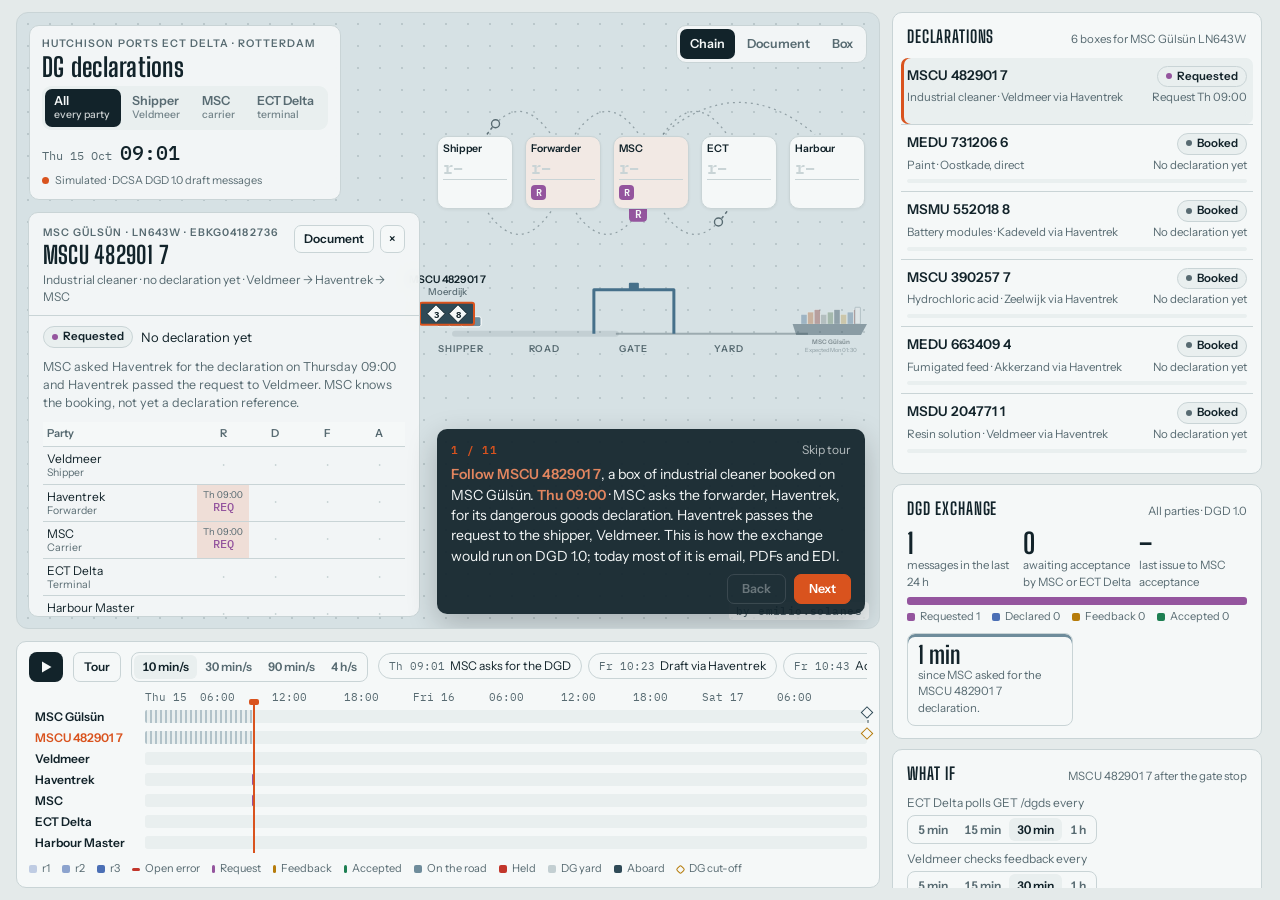
<file: index.html>
<!DOCTYPE html>
<html lang="en">
<head>
<meta charset="utf-8">
<meta name="viewport" content="width=device-width, initial-scale=1, viewport-fit=cover">
<title>DG declarations · ECT Delta</title>
<meta name="author" content="Emilio Solanes">
<meta name="description" content="Simulation of Dangerous Goods Declarations for six containers on MSC Gülsün at Hutchison Ports ECT Delta, Rotterdam, exchanged between shipper, forwarder, carrier, terminal and harbour master as DCSA DGD 1.0 draft messages.">
<link rel="preconnect" href="https://fonts.googleapis.com">
<link rel="preconnect" href="https://fonts.gstatic.com" crossorigin>
<link rel="stylesheet" href="https://fonts.googleapis.com/css2?family=Big+Shoulders+Display:wght@600;700&family=IBM+Plex+Mono:wght@400;500;600&family=Instrument+Sans:wght@400;500;600&display=swap">
<style>
/* Layout: full-height ops floor. 3D stage left, live panels right, port call timeline under the stage. Phone: stage, timeline, panels stacked. */
:root {
  --bg: #E4EAEA;
  --panel: #F5F8F8;
  --panel-2: #E9EFEF;
  --ink: #12232A;
  --muted: #586B72;
  --line: #C9D4D6;
  --accent: #D9531E;
  --e: #4B6FB5;
  --r: #94559E;
  --p: #B67C0B;
  --a: #1D7F52;
  --good: #1D7F52;
  --warn: #B67C0B;
  --crit: #C2362B;
  --sky: #D6E1E4;
  --sea: #A7BEC7;
  --sea-deep: #94AEB9;
  --land: #D4DAD5;
  --pave: #C3CBCB;
  --quay: #B2BCBD;
  --crane: #E8ECEC;
  --crane-acc: #46708A;
  --g-naut: #6E8C9B;
  --g-berth: #C3CFD2;
  --g-cargo: #2F4A57;
  --g-anch: #D8A23A;
  --font-display: 'Big Shoulders Display', 'Arial Narrow', 'Roboto Condensed', sans-serif;
  --font-body: 'Instrument Sans', system-ui, -apple-system, 'Segoe UI', sans-serif;
  --font-mono: 'IBM Plex Mono', ui-monospace, 'SFMono-Regular', Menlo, monospace;
}
@media (prefers-color-scheme: dark) {
  :root:not([data-theme="light"]) {
    --bg: #0B1317; --panel: #111C22; --panel-2: #172530; --ink: #DEE8EB; --muted: #8DA1A9; --line: #233540;
    --accent: #FF7A48; --e: #7E9FE2; --r: #C88CD6; --p: #E3AE47; --a: #4CC189; --good: #4CC189; --warn: #E3AE47; --crit: #F2625A;
    --sky: #0E1A20; --sea: #142A34; --sea-deep: #10232C; --land: #1F2D35; --pave: #283841; --quay: #31424B;
    --crane: #A9B4B8; --crane-acc: #5D8BA6; --g-naut: #5F7F8F; --g-berth: #2B3D47; --g-cargo: #A9C3CE; --g-anch: #D8A23A;
    color-scheme: dark;
  }
}
:root[data-theme="dark"] {
  --bg: #0B1317; --panel: #111C22; --panel-2: #172530; --ink: #DEE8EB; --muted: #8DA1A9; --line: #233540;
  --accent: #FF7A48; --e: #7E9FE2; --r: #C88CD6; --p: #E3AE47; --a: #4CC189; --good: #4CC189; --warn: #E3AE47; --crit: #F2625A;
  --sky: #0E1A20; --sea: #142A34; --sea-deep: #10232C; --land: #1F2D35; --pave: #283841; --quay: #31424B;
  --crane: #A9B4B8; --crane-acc: #5D8BA6; --g-naut: #5F7F8F; --g-berth: #2B3D47; --g-cargo: #A9C3CE; --g-anch: #D8A23A;
  color-scheme: dark;
}

* { box-sizing: border-box; }
[hidden] { display: none !important; }
html, body { height: 100%; }
body {
  margin: 0; background: var(--bg); color: var(--ink);
  font-family: var(--font-body); font-size: 14px; line-height: 1.45;
  padding-block: 12px;
  padding-left: max(16px, env(safe-area-inset-left, 0px));
  padding-right: max(16px, env(safe-area-inset-right, 0px));
  -webkit-font-smoothing: antialiased;
}
button { font: inherit; color: inherit; }
:focus-visible { outline: 2px solid var(--accent); outline-offset: 2px; }

#app {
  height: 100%;
  display: grid;
  grid-template-columns: minmax(0, 1fr) 372px;
  grid-template-rows: minmax(0, 1fr) auto;
  gap: 12px;
}
#stage { grid-column: 1; grid-row: 1; position: relative; border-radius: 12px; overflow: hidden; background: var(--sky); min-height: 0; border: 1px solid var(--line); touch-action: none; }
#gl { position: absolute; inset: 0; width: 100%; height: 100%; display: block; }
#labels { position: absolute; inset: 0; pointer-events: none; overflow: hidden; }
#credit { position: absolute; right: 10px; bottom: 8px; z-index: 2; pointer-events: none; font: 500 10.5px/1 var(--font-mono); letter-spacing: .04em; color: var(--muted); background: color-mix(in srgb, var(--panel) 72%, transparent); padding: 4px 7px; border-radius: 4px; }
#side { grid-column: 2; grid-row: 1 / span 2; overflow-y: auto; display: flex; flex-direction: column; gap: 10px; min-height: 0; padding-right: 2px; }
#bottom { grid-column: 1; grid-row: 2; min-width: 0; }

/* ---------- overlays on the stage */
.hud {
  position: absolute; z-index: 3;
  background: color-mix(in srgb, var(--panel) 90%, transparent);
  -webkit-backdrop-filter: blur(8px); backdrop-filter: blur(8px);
  border: 1px solid var(--line); border-radius: 10px;
}
#brand { top: 12px; left: 12px; padding: 10px 12px 10px; max-width: calc(100% - 24px); }
.eyebrow { font-size: 10.5px; letter-spacing: .1em; text-transform: uppercase; color: var(--muted); font-weight: 600; }
#brand h1 { font-family: var(--font-display); font-weight: 700; font-size: 26px; line-height: 1; margin: 3px 0 6px; letter-spacing: .01em; text-wrap: balance; }
#clock { display: flex; align-items: baseline; gap: 8px; font-family: var(--font-mono); font-variant-numeric: tabular-nums; }
#clock .d { font-size: 12px; color: var(--muted); }
#clock .t { font-size: 20px; font-weight: 500; }
.tag { display: inline-flex; align-items: center; gap: 6px; margin-top: 6px; font-size: 11px; color: var(--muted); }
.tag i { width: 7px; height: 7px; border-radius: 50%; background: var(--accent); display: inline-block; }

#views { top: 12px; right: 12px; display: flex; padding: 3px; gap: 2px; }
#views button { border: 0; background: transparent; padding: 6px 10px; border-radius: 7px; font-size: 12.5px; font-weight: 600; cursor: pointer; color: var(--muted); }
#views button[aria-pressed="true"] { background: var(--ink); color: var(--panel); }
#views button:hover:not([aria-pressed="true"]) { color: var(--ink); }

#card { grid-column: 1; grid-row: 1; align-self: end; justify-self: start; position: relative; margin: 0 0 12px 12px; z-index: 4; width: 392px; max-height: calc(100% - 172px); display: flex; flex-direction: column; overflow: hidden; }
#card[hidden] { display: none !important; }
.card-head { padding: 12px 14px 10px; border-bottom: 1px solid var(--line); display: grid; grid-template-columns: 1fr auto; gap: 4px 10px; align-items: start; }
.card-head h2 { font-family: var(--font-display); font-weight: 700; font-size: 24px; line-height: 1; margin: 2px 0 0; letter-spacing: .01em; }
.card-head .sub { grid-column: 1 / -1; font-size: 12px; color: var(--muted); }
.card-head .acts { display: flex; gap: 6px; }
.btn { border: 1px solid var(--line); background: var(--panel); border-radius: 7px; padding: 4px 9px; font-size: 12px; font-weight: 600; cursor: pointer; }
.btn:hover { border-color: var(--muted); }
.btn[aria-pressed="true"] { background: var(--ink); color: var(--panel); border-color: var(--ink); }
.btn.icon { padding: 4px 8px; }
.card-body { overflow-y: auto; padding: 10px 14px 12px; display: flex; flex-direction: column; gap: 10px; }
.status-line { display: flex; flex-wrap: wrap; align-items: center; gap: 6px 8px; font-size: 13px; }
.kv { display: grid; grid-template-columns: auto 1fr; gap: 3px 12px; font-size: 12.5px; }
.kv dt { color: var(--muted); }
.kv dd { margin: 0; font-variant-numeric: tabular-nums; }
.story { font-size: 12.5px; color: var(--muted); margin: 0; }

/* ---------- labels in the scene */
.lbl { position: absolute; left: 0; top: 0; white-space: nowrap; will-change: transform; }
.lbl.vessel { pointer-events: auto; cursor: pointer; background: var(--panel); border: 1px solid var(--line); border-radius: 5px; padding: 2px 7px 3px; font-size: 11.5px; font-weight: 600; line-height: 1.25; box-shadow: 0 1px 2px rgb(0 0 0 / .08); }
.lbl.vessel small { display: block; font-weight: 500; font-size: 10.5px; color: var(--muted); }
.lbl.vessel.sel { border-color: var(--accent); box-shadow: 0 0 0 1px var(--accent); }
.lbl.vessel::after { content: ""; position: absolute; left: 50%; bottom: -5px; width: 1px; height: 5px; background: var(--muted); }
.lbl.place { font-size: 10px; letter-spacing: .1em; text-transform: uppercase; font-weight: 600; color: var(--muted); text-shadow: 0 0 3px var(--sky), 0 0 6px var(--sky); }
.lbl.craft { font-size: 10.5px; font-weight: 600; color: var(--ink); text-shadow: 0 0 3px var(--sky), 0 0 6px var(--sky); }

/* ---------- panels */
.panel { background: var(--panel); border: 1px solid var(--line); border-radius: 10px; padding: 12px 14px; }
.panel > header { display: flex; align-items: baseline; justify-content: space-between; gap: 8px; margin-bottom: 8px; }
.panel h3 { font-family: var(--font-display); font-weight: 700; font-size: 17px; letter-spacing: .05em; text-transform: uppercase; margin: 0; }
.panel header .meta { font-size: 11.5px; color: var(--muted); }
.stats { display: grid; grid-template-columns: repeat(3, minmax(0, 1fr)); gap: 8px; }
.stat .v { font-family: var(--font-display); font-weight: 700; font-size: 28px; line-height: 1; font-variant-numeric: tabular-nums; }
.stat .v small { font-family: var(--font-body); font-size: 12px; font-weight: 500; color: var(--muted); margin-left: 2px; }
.stat .k { font-size: 11.5px; color: var(--muted); }
.mono { font-family: var(--font-mono); font-variant-numeric: tabular-nums; }

.pill { display: inline-flex; align-items: center; gap: 5px; border-radius: 999px; padding: 1px 8px 2px; font-size: 11.5px; font-weight: 600; border: 1px solid var(--line); background: var(--panel-2); white-space: nowrap; }
.pill::before { content: ""; width: 6px; height: 6px; border-radius: 50%; background: var(--muted); }
.pill.naut::before { background: var(--g-naut); }
.pill.cargo::before { background: var(--a); }
.pill.anch::before { background: var(--g-anch); }
.pill.stop { border-color: var(--crit); color: var(--crit); }
.pill.stop::before { background: var(--crit); }
.pill.done { color: var(--muted); }

/* vessels list */
.vlist { display: flex; flex-direction: column; }
.vrow { display: grid; grid-template-columns: minmax(0, 1fr) auto; gap: 2px 10px; padding: 8px 6px; margin: 0 -6px; border-radius: 7px; cursor: pointer; border: 0; background: transparent; text-align: left; width: calc(100% + 12px); }
.vrow + .vrow { border-top: 1px solid var(--line); border-radius: 0; }
.vrow:hover { background: var(--panel-2); }
.vrow.sel { background: var(--panel-2); box-shadow: inset 3px 0 0 var(--accent); }
.vrow .n { font-weight: 600; font-size: 13.5px; }
.vrow .s { font-size: 11.5px; color: var(--muted); grid-column: 1; overflow: hidden; text-overflow: ellipsis; white-space: nowrap; }
.vrow .pill { justify-self: end; }
.vrow .nx { grid-column: 2; justify-self: end; font-size: 11.5px; color: var(--muted); }
.bar { height: 4px; border-radius: 2px; background: var(--panel-2); overflow: hidden; grid-column: 1 / -1; margin-top: 4px; }
.bar > i { display: block; height: 100%; background: var(--a); }

/* quay strip */
.quay { position: relative; height: 54px; margin: 10px 0 4px; }
.quay .wall { position: absolute; left: 0; right: 0; top: 30px; height: 2px; background: var(--muted); opacity: .5; }
.quay .zone { position: absolute; top: 34px; font-size: 10px; color: var(--muted); letter-spacing: .06em; text-transform: uppercase; white-space: nowrap; overflow: hidden; }
.quay .ship { position: absolute; top: 14px; height: 14px; border-radius: 3px 7px 7px 3px; background: var(--g-cargo); opacity: .85; }
.quay .ship.feeder { background: var(--g-naut); }
.quay .cr { position: absolute; top: 4px; width: 3px; height: 26px; border-radius: 1px; background: var(--muted); opacity: .45; transform: translateX(-1px); }
.quay .cr.work { background: var(--a); opacity: 1; }
.quay .cr.stop { background: var(--crit); opacity: 1; }
.quay .cr.comm { background: repeating-linear-gradient(var(--muted) 0 3px, transparent 3px 6px); opacity: .6; }
.spark { display: flex; align-items: flex-end; gap: 2px; height: 34px; margin-top: 6px; }
.spark i { flex: 1; background: var(--g-naut); border-radius: 1px; min-height: 1px; opacity: .55; }
.spark i.now { background: var(--accent); opacity: 1; }
.legend { display: flex; flex-wrap: wrap; gap: 4px 12px; font-size: 11px; color: var(--muted); }
.legend span { display: inline-flex; align-items: center; gap: 5px; }
.legend i { width: 8px; height: 8px; border-radius: 2px; display: inline-block; }

/* nautical */
.cells { display: flex; gap: 4px; }
.cells i { flex: 1; height: 10px; border-radius: 2px; background: var(--panel-2); border: 1px solid var(--line); }
.cells i.busy { background: var(--g-naut); border-color: var(--g-naut); }
.cells i.tow { background: var(--ink); border-color: var(--ink); }
.rows { display: flex; flex-direction: column; gap: 6px; font-size: 12.5px; }
.rows > div { display: grid; grid-template-columns: 112px minmax(0, 1fr); gap: 8px; align-items: center; }
.rows .k { color: var(--muted); }

/* ERPA */
.cls { display: inline-grid; place-items: center; min-width: 18px; height: 18px; padding: 0 3px; border-radius: 4px; font: 600 11px/1 var(--font-mono); color: var(--panel); background: var(--muted); }
.cls.EST { background: var(--e); } .cls.REQ { background: var(--r); } .cls.PLN { background: var(--p); } .cls.ACT { background: var(--a); }
.erpa-bar { display: flex; height: 8px; border-radius: 3px; overflow: hidden; margin: 6px 0 4px; background: var(--panel-2); }
.erpa-bar i { display: block; height: 100%; }
.outcomes { display: grid; grid-template-columns: 1fr 1fr; gap: 8px; margin-top: 8px; }
.outcome { border: 1px solid var(--line); border-radius: 8px; padding: 8px 10px; }
.outcome .v { font-family: var(--font-display); font-weight: 700; font-size: 24px; line-height: 1.05; }
.outcome .k { font-size: 11.5px; color: var(--muted); }
.outcome.good { box-shadow: inset 0 3px 0 var(--good); }
.outcome.warn { box-shadow: inset 0 3px 0 var(--warn); }

table.erpa { width: 100%; border-collapse: collapse; font-size: 12px; table-layout: fixed; }
table.erpa th { font-weight: 600; font-size: 11px; text-align: left; color: var(--muted); padding: 4px 4px; border-bottom: 1px solid var(--line); position: sticky; top: 0; background: var(--panel); }
table.erpa th.c { text-align: center; width: 52px; }
table.erpa td { padding: 4px 4px; border-bottom: 1px solid var(--line); vertical-align: middle; }
table.erpa td.c { text-align: center; font-family: var(--font-mono); font-variant-numeric: tabular-nums; font-size: 11.5px; white-space: nowrap; }
table.erpa td.c.na { color: var(--line); }
table.erpa td.c b { font-weight: 500; }
table.erpa td.c .dy { display: block; font-size: 9.5px; line-height: 1; color: var(--muted); font-family: var(--font-body); }
table.erpa td.c sup { font-size: 9px; color: var(--muted); margin-left: 1px; }
table.erpa td.c.EST b { color: var(--e); } table.erpa td.c.REQ b { color: var(--r); } table.erpa td.c.PLN b { color: var(--p); } table.erpa td.c.ACT b { color: var(--a); font-weight: 600; }
table.erpa td.c.fresh { background: color-mix(in srgb, var(--accent) 14%, transparent); }
table.erpa tr.row { cursor: pointer; }
table.erpa tr.row:hover td { background: var(--panel-2); }
table.erpa tr.row.open td { background: var(--panel-2); }
table.erpa td.svc { font-size: 12px; line-height: 1.25; }
table.erpa td.svc .code { display: block; overflow-wrap: anywhere; font-family: var(--font-mono); font-size: 10px; color: var(--muted); letter-spacing: .02em; }
table.erpa tr.future td { color: var(--muted); }
table.erpa tr.hist td { padding: 0 4px 8px; background: var(--panel-2); }
.hist-list { display: flex; flex-direction: column; gap: 2px; font-size: 11.5px; }
.hist-list button { display: grid; grid-template-columns: 22px 92px 1fr; gap: 6px; align-items: center; text-align: left; border: 0; background: transparent; padding: 3px 2px; border-radius: 4px; cursor: pointer; }
.hist-list button:hover { background: var(--panel); }
.hist-list .who { color: var(--muted); overflow: hidden; text-overflow: ellipsis; white-space: nowrap; }

/* feed */
.feed { display: flex; flex-direction: column; max-height: 360px; overflow-y: auto; margin: 0 -6px; }
.feed button { display: grid; grid-template-columns: 22px minmax(0, 1fr) auto; gap: 2px 8px; align-items: center; padding: 6px; border: 0; background: transparent; text-align: left; cursor: pointer; border-radius: 6px; }
.feed button:hover { background: var(--panel-2); }
.feed button.new { background: color-mix(in srgb, var(--accent) 9%, transparent); }
.feed .c1 { font-size: 12.5px; font-weight: 600; overflow: hidden; text-overflow: ellipsis; white-space: nowrap; }
.feed .c1 span { font-family: var(--font-mono); font-weight: 500; font-size: 11.5px; letter-spacing: .01em; }
.feed .c2 { grid-column: 2 / 4; font-size: 11.5px; color: var(--muted); overflow: hidden; text-overflow: ellipsis; white-space: nowrap; }
.feed .val { font-family: var(--font-mono); font-size: 12px; font-variant-numeric: tabular-nums; }

/* alerts */
.alerts { display: flex; flex-direction: column; gap: 6px; }
.alert { border-left: 3px solid var(--muted); padding: 4px 0 4px 10px; font-size: 12.5px; }
.alert.crit { border-color: var(--crit); } .alert.warn { border-color: var(--warn); } .alert.good { border-color: var(--good); }
.alert .h { display: flex; justify-content: space-between; gap: 8px; font-weight: 600; }
.alert .h span { font-family: var(--font-mono); font-weight: 400; font-size: 11.5px; color: var(--muted); white-space: nowrap; }
.alert p { margin: 1px 0 0; color: var(--muted); font-size: 12px; }
.alert.active .h::after { content: "Active"; font-size: 10.5px; font-weight: 700; letter-spacing: .06em; text-transform: uppercase; color: var(--crit); margin-left: auto; }

details.about summary { cursor: pointer; font-family: var(--font-display); font-weight: 700; font-size: 17px; letter-spacing: .05em; text-transform: uppercase; list-style: none; display: flex; justify-content: space-between; }
details.about summary::-webkit-details-marker { display: none; }
details.about summary::after { content: "+"; font-family: var(--font-mono); color: var(--muted); }
details.about[open] summary::after { content: "–"; }
details.about p, details.about li { font-size: 12.5px; color: var(--muted); }
details.about ul { padding-left: 18px; margin: 6px 0; }
details.about a { color: var(--ink); }

/* ---------- timeline */
#bottom .panel { padding: 10px 12px 10px; }
.controls { display: flex; flex-wrap: wrap; align-items: center; gap: 8px 10px; margin-bottom: 8px; }
#play { width: 34px; height: 30px; border-radius: 8px; border: 0; background: var(--ink); color: var(--panel); cursor: pointer; display: grid; place-items: center; }
#play svg { width: 14px; height: 14px; fill: currentColor; }
.speed { display: flex; border: 1px solid var(--line); border-radius: 8px; padding: 2px; }
.speed button { border: 0; background: transparent; padding: 3px 8px; font-size: 12px; font-weight: 600; border-radius: 6px; cursor: pointer; color: var(--muted); font-variant-numeric: tabular-nums; }
.speed button[aria-pressed="true"] { background: var(--panel-2); color: var(--ink); }
.moments { display: flex; gap: 6px; overflow-x: auto; flex: 1 1 260px; min-width: 0; scrollbar-width: thin; padding-bottom: 2px; }
.moments button { flex: none; border: 1px solid var(--line); background: var(--panel); border-radius: 999px; padding: 3px 10px; font-size: 12px; cursor: pointer; white-space: nowrap; }
.moments button:hover { border-color: var(--muted); }
.moments button span { font-family: var(--font-mono); color: var(--muted); margin-right: 5px; font-size: 11px; }

.gantt { position: relative; user-select: none; -webkit-user-select: none; }
.g-axis, .g-row { display: grid; grid-template-columns: 116px minmax(0, 1fr); align-items: center; }
.g-axis { height: 16px; font-size: 10.5px; color: var(--muted); font-family: var(--font-mono); }
.g-axis .ticks { position: relative; height: 100%; }
.g-axis .ticks span { position: absolute; transform: translateX(-50%); top: 0; white-space: nowrap; }
.g-axis .ticks span:first-child { transform: none; }
.g-row { height: 21px; }
.g-name { font-size: 12px; font-weight: 600; overflow: hidden; text-overflow: ellipsis; white-space: nowrap; padding-right: 8px; cursor: pointer; border: 0; background: transparent; text-align: left; }
.g-name.sel { color: var(--accent); }
.g-track { position: relative; height: 13px; background: var(--panel-2); border-radius: 3px; cursor: pointer; }
.seg { position: absolute; top: 0; bottom: 0; border-radius: 2px; }
.seg.sea { background: repeating-linear-gradient(90deg, var(--g-naut) 0 2px, transparent 2px 5px); opacity: .45; }
.seg.naut { background: var(--g-naut); }
.seg.anch { background: repeating-linear-gradient(135deg, var(--g-anch) 0 3px, color-mix(in srgb, var(--g-anch) 40%, transparent) 3px 6px); }
.seg.berth { background: var(--g-berth); }
.seg.cargo { background: var(--g-cargo); top: 3px; bottom: 3px; }
.seg.stop { background: var(--crit); top: 1px; bottom: 1px; }
.mark { position: absolute; top: -2px; width: 9px; height: 9px; transform: translateX(-50%) rotate(45deg); border: 1.5px solid var(--p); background: var(--panel); z-index: 2; }
.mark.etau { border-color: var(--e); border-style: dashed; background: transparent; }
.g-ph { position: absolute; top: 0; bottom: 0; width: 2px; background: var(--accent); transform: translateX(-1px); pointer-events: none; z-index: 3; }
.g-ph::before { content: ""; position: absolute; top: -3px; left: -4px; width: 10px; height: 6px; background: var(--accent); border-radius: 2px; }
.g-area { position: absolute; top: 0; bottom: 0; right: 0; pointer-events: none; }
.g-dis { position: absolute; top: 16px; bottom: 0; background: color-mix(in srgb, var(--crit) 10%, transparent); pointer-events: none; }

/* ---------- JSON drawer */
#json { position: fixed; z-index: 20; right: max(16px, env(safe-area-inset-right, 0px)); top: calc(16px + env(safe-area-inset-top, 0px)); bottom: calc(16px + env(safe-area-inset-bottom, 0px)); width: min(520px, calc(100% - 32px)); display: flex; flex-direction: column; background: var(--panel); border: 1px solid var(--line); border-radius: 12px; box-shadow: 0 12px 40px rgb(0 0 0 / .25); }
#json header { padding: 12px 14px; border-bottom: 1px solid var(--line); display: grid; grid-template-columns: 1fr auto; gap: 4px 10px; }
#json header h3 { margin: 0; font-family: var(--font-display); font-size: 22px; line-height: 1; letter-spacing: .02em; }
#json header .sub { grid-column: 1 / -1; font-size: 12px; color: var(--muted); }
#json .req { font-family: var(--font-mono); font-size: 11.5px; padding: 8px 14px; border-bottom: 1px solid var(--line); color: var(--muted); white-space: pre-wrap; word-break: break-word; }
#json pre { margin: 0; padding: 12px 14px; overflow: auto; font-family: var(--font-mono); font-size: 11.5px; line-height: 1.5; flex: 1; min-height: 0; }
#json pre .k { color: var(--e); } #json pre .s { color: var(--a); } #json pre .n { color: var(--p); } #json pre .b { color: var(--r); }

/* ---------- phone */
@media (max-width: 899px) {
  html, body { height: auto; }
  #app { display: flex; flex-direction: column; height: auto; }
  #stage { height: 60vh; min-height: 360px; max-height: 640px; }
  #side { overflow: visible; padding-right: 0; }
  #brand h1 { font-size: 21px; }
  #brand .tag { display: none; }
  #clock .t { font-size: 17px; }
  #views { top: auto; bottom: 12px; right: 12px; }
  #credit { top: 12px; right: 12px; bottom: auto; }
  #card { margin: 0; width: auto; max-height: none; align-self: auto; justify-self: auto; }
  #card .card-body { max-height: 440px; }
  .g-axis .ticks span.minor { display: none; }
  .g-axis, .g-row { grid-template-columns: 88px minmax(0, 1fr); }
  .g-name { font-size: 11px; }
}
@media (max-width: 420px) {
  #brand .eyebrow { display: none; }
}
@media (prefers-reduced-motion: reduce) {
  * { scroll-behavior: auto !important; }
}

/* port switch: Rotterdam and the next port */
#ports { display: flex; gap: 2px; padding: 3px; margin: 2px 0 8px; border-radius: 9px; background: var(--panel-2); width: max-content; max-width: 100%; }
#ports button { position: relative; border: 0; background: transparent; padding: 5px 14px 6px 10px; border-radius: 7px; font-size: 12.5px; font-weight: 600; cursor: pointer; color: var(--muted); text-align: left; line-height: 1.15; }
#ports button small { display: block; font-size: 10.5px; font-weight: 500; opacity: .8; }
#ports button[aria-pressed="true"] { background: var(--ink); color: var(--panel); }
#ports button:hover:not([aria-pressed="true"]) { color: var(--ink); }
#ports button.news::after { content: ""; position: absolute; top: 4px; right: 3px; width: 7px; height: 7px; border-radius: 50%; background: var(--accent); box-shadow: 0 0 0 2px var(--panel-2); }
.outcome.info { box-shadow: inset 0 3px 0 var(--g-naut); }
.outcome.wide { grid-column: 1 / -1; }
.g-port { font: 600 9.5px/1 var(--font-mono); letter-spacing: .04em; color: var(--panel); background: var(--g-naut); border-radius: 3px; padding: 2px 3px; margin-right: 5px; vertical-align: 1px; }
.moments button.next { border-color: color-mix(in srgb, var(--g-naut) 60%, var(--line)); }
.feed .tagp { font-style: normal; font: 600 9.5px/1 var(--font-mono); color: var(--muted); border: 1px solid var(--line); border-radius: 3px; padding: 1px 3px; margin-left: 4px; }
.lbl.vessel.ghost { opacity: .85; border-style: dashed; }
@media (max-width: 600px) { #ports button small { display: none; } #ports { margin-bottom: 6px; } }

/* ---------- DGD additions on top of the port call design system */
#stage { background-color: var(--sky); background-image: radial-gradient(color-mix(in srgb, var(--muted) 22%, transparent) 1px, transparent 1.2px); background-size: 22px 22px; }
#wires { position: absolute; inset: 0; width: 100%; height: 100%; display: block; overflow: visible; }
#desks { position: absolute; inset: 0; pointer-events: none; }

/* lens switch reuses the port switch */
#lens { display: flex; gap: 2px; padding: 3px; margin: 2px 0 8px; border-radius: 9px; background: var(--panel-2); width: max-content; max-width: 100%; }
#lens button { position: relative; border: 0; background: transparent; padding: 5px 11px 6px 9px; border-radius: 7px; font-size: 12.5px; font-weight: 600; cursor: pointer; color: var(--muted); text-align: left; line-height: 1.15; }
#lens button small { display: block; font-size: 10.5px; font-weight: 500; opacity: .8; }
#lens button[aria-pressed="true"] { background: var(--ink); color: var(--panel); }
#lens button:hover:not([aria-pressed="true"]) { color: var(--ink); }
#lens button.news::after { content: ""; position: absolute; top: 4px; right: 3px; width: 7px; height: 7px; border-radius: 50%; background: var(--accent); box-shadow: 0 0 0 2px var(--panel-2); }

/* message kinds: Requested, Declared, Feedback, Accepted */
.cls.R { background: var(--r); } .cls.D { background: var(--e); } .cls.F { background: var(--p); } .cls.A { background: var(--a); }
.cls.F.err { background: var(--crit); }
table.erpa td.c.R b { color: var(--r); } table.erpa td.c.D b { color: var(--e); } table.erpa td.c.F b { color: var(--p); } table.erpa td.c.A b { color: var(--a); font-weight: 600; }
table.erpa td.c.F.err b { color: var(--crit); font-weight: 600; }
table.erpa td.c.behind { box-shadow: inset 0 0 0 1px var(--accent); }
table.erpa td.c .bh { display: block; font: 600 9px/1.1 var(--font-body); color: var(--accent); letter-spacing: .02em; }
table.erpa td.svc .who { display: block; font-size: 10.5px; color: var(--muted); }
table.erpa tr.lens td.svc { box-shadow: inset 3px 0 0 var(--accent); }

/* class badge: small single-colour diamond */
.dg { display: inline-grid; place-items: center; width: 15px; height: 15px; margin: 0 3px; vertical-align: -3px; position: relative; font: 700 9px/1 var(--font-mono); font-style: normal; color: var(--ink); }
.dg::before { content: ""; position: absolute; inset: 2px; border: 1.5px solid currentColor; transform: rotate(45deg); border-radius: 1px; }
.dg.sub { opacity: .8; }
.dg.sub::before { border-style: dashed; }

.pill.req::before { background: var(--r); }
.pill.dec::before { background: var(--e); }
.pill.acc::before { background: var(--a); }
.pill.warn::before { background: var(--warn); }

/* ---------- party desks (chain view) */
.desk { position: absolute; pointer-events: auto; cursor: pointer; background: var(--panel); border: 1px solid var(--line); border-radius: 10px; padding: 8px 10px 9px; box-shadow: 0 1px 3px rgb(0 0 0 / .06); transition: opacity .25s, box-shadow .25s, border-color .25s; }
.desk:hover { border-color: var(--muted); }
.desk .eyebrow { font-size: 9.5px; white-space: nowrap; overflow: hidden; text-overflow: ellipsis; }
.desk .dn { font-weight: 600; font-size: 13px; line-height: 1.2; white-space: nowrap; overflow: hidden; text-overflow: ellipsis; margin-bottom: 5px; }
.desk .dcopy { display: flex; align-items: baseline; gap: 6px; font-family: var(--font-mono); font-variant-numeric: tabular-nums; }
.desk .dcopy b { font-size: 22px; font-weight: 600; color: var(--e); line-height: 1; }
.desk .dcopy b sup { font-size: 10px; color: var(--muted); font-weight: 500; margin-left: 1px; }
.desk .dcopy span { font-size: 10.5px; font-weight: 600; letter-spacing: .04em; color: var(--muted); }
.desk .dcopy.none b { color: var(--line); }
.desk .dun { font-family: var(--font-mono); font-size: 11.5px; margin-top: 4px; white-space: nowrap; }
.desk .dfb { font-size: 10.5px; margin-top: 5px; padding-top: 5px; border-top: 1px solid var(--line); color: var(--muted); white-space: nowrap; overflow: hidden; text-overflow: ellipsis; display: flex; align-items: center; gap: 5px; min-height: 22px; }
.desk .dfb .cls { min-width: 15px; height: 15px; font-size: 9.5px; }
.desk.dim { opacity: .42; }
.desk.lens { border-color: var(--accent); box-shadow: 0 0 0 1px var(--accent); }
.desk.err { border-color: var(--crit); box-shadow: 0 0 0 1px var(--crit); }
.desk.behind .dcopy b { text-decoration: underline wavy color-mix(in srgb, var(--accent) 70%, transparent) 1px; text-underline-offset: 4px; }
.desk.fresh { background: color-mix(in srgb, var(--accent) 9%, var(--panel)); }
.desk.compact { padding: 6px 5px 7px; }
.desk.compact .eyebrow, .desk.compact .dun { display: none; }
.desk.compact .dn { font-size: 10.5px; margin-bottom: 3px; letter-spacing: -.01em; text-overflow: clip; }
.desk.compact .dcopy b { font-size: 17px; }
.desk.compact .dcopy span { display: none; }
.desk.compact .dfb { font-size: 10px; padding-top: 3px; margin-top: 3px; }
.desk.compact .dfb .t { display: none; }

/* wires and tokens */
.arc { fill: none; stroke: var(--line); stroke-width: 1.25; }
.arc.used { stroke: color-mix(in srgb, var(--muted) 55%, transparent); stroke-dasharray: 2 4; }
.tok rect { rx: 4px; }
.tok text.l { font: 600 10.5px/1 var(--font-mono); fill: var(--panel); text-anchor: middle; dominant-baseline: central; }
.tok text.c { font: 500 10.5px/1 var(--font-mono); fill: var(--ink); paint-order: stroke; stroke: var(--sky); stroke-width: 4px; stroke-linejoin: round; }
.tok.R rect { fill: var(--r); } .tok.D rect { fill: var(--e); } .tok.F rect { fill: var(--p); } .tok.A rect { fill: var(--a); } .tok.F.err rect { fill: var(--crit); }
.tok.bg { opacity: .45; }
.probe { fill: none; stroke: var(--muted); stroke-width: 1.4; stroke-dasharray: 3 3; }
.probe-dot { fill: var(--sky); stroke: var(--muted); stroke-width: 1.4; }
.probe-t { font: 500 9.5px/1 var(--font-mono); fill: var(--muted); paint-order: stroke; stroke: var(--sky); stroke-width: 3px; }

/* physical lane */
.lane { stroke: var(--muted); stroke-width: 2; opacity: .45; }
.lane-road { stroke: var(--muted); stroke-width: 6; opacity: .14; stroke-linecap: round; }
.st-l { font: 600 9.5px/1 var(--font-body); letter-spacing: .1em; text-transform: uppercase; fill: var(--muted); text-anchor: middle; paint-order: stroke; stroke: var(--sky); stroke-width: 4px; }
.st-tick { stroke: var(--muted); stroke-width: 1.5; opacity: .55; }
.gate-arch { fill: none; stroke: var(--crane-acc); stroke-width: 3; stroke-linejoin: round; }
.gate-cam { fill: var(--crane-acc); }
.scan { fill: color-mix(in srgb, var(--accent) 22%, transparent); }
.cbox rect.b { fill: var(--g-naut); stroke: var(--panel); stroke-width: 1; }
.cbox.hero rect.b { fill: var(--g-cargo); }
.cbox.sel rect.b { stroke: var(--accent); stroke-width: 2; }
.cbox .pl { fill: var(--panel); stroke: var(--ink); stroke-width: 1; }
.cbox .plt { font: 700 7.5px/1 var(--font-mono); fill: var(--ink); text-anchor: middle; dominant-baseline: central; }
.cbox text.n { font: 600 10.5px/1 var(--font-body); fill: var(--ink); text-anchor: middle; paint-order: stroke; stroke: var(--sky); stroke-width: 4px; stroke-linejoin: round; }
.cbox text.s { font: 500 9.5px/1 var(--font-body); fill: var(--muted); text-anchor: middle; paint-order: stroke; stroke: var(--sky); stroke-width: 4px; stroke-linejoin: round; }
.cbox text.s.crit { fill: var(--crit); font-weight: 700; }
.ring { fill: none; stroke: var(--crit); stroke-width: 2; }
.ring.acc { stroke: var(--accent); }
.ship path.h { fill: var(--g-cargo); }
.ship rect.c { stroke: var(--panel); stroke-width: .6; }
.ship text { font: 600 10.5px/1 var(--font-body); fill: var(--ink); text-anchor: middle; paint-order: stroke; stroke: var(--sky); stroke-width: 4px; stroke-linejoin: round; }
.ship text.s { font-weight: 500; font-size: 9.5px; fill: var(--muted); }
.tie { stroke: var(--crit); stroke-width: 1.2; stroke-dasharray: 3 3; fill: none; }

/* ---------- document view */
.view-pane { position: absolute; z-index: 2; display: flex; flex-direction: column; background: var(--panel); border: 1px solid var(--line); border-radius: 10px; box-shadow: 0 2px 10px rgb(0 0 0 / .06); overflow: hidden; }
.view-pane > header { padding: 10px 14px 9px; border-bottom: 1px solid var(--line); display: grid; grid-template-columns: 1fr auto; gap: 2px 10px; align-items: end; }
.view-pane > header h2 { font-family: var(--font-display); font-weight: 700; font-size: 22px; line-height: 1; margin: 2px 0 0; letter-spacing: .01em; }
.view-pane > header .sub { grid-column: 1 / -1; font-size: 12px; color: var(--muted); }
.revrail { display: flex; gap: 6px; flex-wrap: wrap; justify-content: flex-end; }
.revrail span { font: 500 11px/1 var(--font-mono); border: 1px solid var(--line); border-radius: 999px; padding: 4px 8px; color: var(--muted); background: var(--panel-2); white-space: nowrap; }
.revrail span.on { border-color: var(--e); color: var(--ink); background: color-mix(in srgb, var(--e) 12%, var(--panel)); }
.revrail span b { color: var(--e); font-weight: 600; }
.revrail span i { font-style: normal; color: var(--muted); }
.doc-body { position: relative; overflow: auto; flex: 1; min-height: 0; display: grid; grid-template-columns: minmax(0, 1fr) 236px; gap: 0 18px; padding: 8px 14px 14px; }
.doc-body.nofb { grid-template-columns: minmax(0, 1fr); }
.doc-sec { font-size: 10.5px; letter-spacing: .1em; text-transform: uppercase; color: var(--muted); font-weight: 600; margin: 10px 0 3px; }
.doc-row { display: grid; grid-template-columns: minmax(170px, 54%) minmax(0, 1fr); gap: 10px; padding: 3px 6px; margin: 0 -6px; border-radius: 5px; font-size: 12.5px; align-items: baseline; }
.doc-row .k { font-family: var(--font-mono); font-size: 10.5px; color: var(--muted); overflow-wrap: anywhere; }
.doc-row .v { font-family: var(--font-mono); font-size: 12px; overflow-wrap: anywhere; }
.doc-row .v s { color: var(--muted); margin-right: 6px; font-size: 11px; }
.doc-row .v.absent { color: var(--muted); font-style: italic; font-family: var(--font-body); }
.doc-row.chg { background: color-mix(in srgb, var(--accent) 13%, transparent); }
.doc-row.ptr { box-shadow: inset 0 0 0 1.5px var(--crit); background: color-mix(in srgb, var(--crit) 8%, transparent); }
.doc-row.ptr.warn { box-shadow: inset 0 0 0 1.5px var(--warn); background: color-mix(in srgb, var(--warn) 9%, transparent); }
.doc-fb { display: flex; flex-direction: column; gap: 8px; padding-top: 10px; }
.fbn { border: 1px solid var(--line); border-radius: 8px; padding: 8px 10px; font-size: 12px; background: var(--panel); position: relative; z-index: 1; }
.fbn.err { box-shadow: inset 0 3px 0 var(--crit); }
.fbn.warn { box-shadow: inset 0 3px 0 var(--warn); }
.fbn.ok { box-shadow: inset 0 3px 0 var(--good); }
.fbn .h { display: flex; justify-content: space-between; gap: 8px; font-weight: 600; }
.fbn .h span { font-family: var(--font-mono); font-weight: 400; font-size: 11px; color: var(--muted); }
.fbn .code { font: 500 10.5px/1.3 var(--font-mono); color: var(--muted); margin: 2px 0 4px; overflow-wrap: anywhere; }
.fbn p { margin: 0; color: var(--muted); font-size: 11.5px; }
.fbn .path { margin-top: 5px; font: 600 10.5px/1.3 var(--font-mono); color: var(--crit); overflow-wrap: anywhere; }
.fbn.warn .path { color: var(--warn); }
.fbn.relay::after { content: "relayed"; position: absolute; top: 8px; right: 52px; font: 600 9px/1 var(--font-mono); letter-spacing: .04em; color: var(--muted); border: 1px solid var(--line); border-radius: 3px; padding: 1px 3px; }
.doc-ptr { position: absolute; inset: 0; pointer-events: none; overflow: visible; width: 100%; height: 100%; }
.doc-ptr path { fill: none; stroke: var(--crit); stroke-width: 1.5; }
.doc-ptr path.warn { stroke: var(--warn); }
.doc-ptr circle { fill: var(--crit); } .doc-ptr circle.warn { fill: var(--warn); }
.doc-empty { padding: 30px 14px; color: var(--muted); font-size: 13px; }

/* ---------- box view */
.box-body { flex: 1; min-height: 0; display: grid; grid-template-columns: minmax(0, 1fr) 250px; overflow: auto; }
.box-svg { width: 100%; height: 100%; min-height: 260px; display: block; }
.box-side { border-left: 1px solid var(--line); padding: 10px 12px; display: flex; flex-direction: column; gap: 10px; font-size: 12px; overflow: auto; }
.cmp { display: grid; grid-template-columns: 1fr 1fr; gap: 6px; }
.cmp > div { border: 1px solid var(--line); border-radius: 8px; padding: 7px 8px; }
.cmp .k { font-size: 10.5px; color: var(--muted); line-height: 1.25; }
.cmp .v { font-family: var(--font-display); font-weight: 700; font-size: 22px; line-height: 1.1; margin-top: 3px; display: flex; align-items: center; gap: 2px; }
.cmp .v .dg { width: 22px; height: 22px; font-size: 11px; margin: 0 4px 0 0; }
.cmp.bad > div:last-child { border-color: var(--crit); box-shadow: inset 0 3px 0 var(--crit); }
.cmp.good > div:last-child { box-shadow: inset 0 3px 0 var(--good); }
.verdict { font-size: 12px; font-weight: 600; }
.verdict.bad { color: var(--crit); } .verdict.good { color: var(--good); }
.maplist { display: flex; flex-direction: column; gap: 2px; }
.maplist button { border: 0; background: transparent; text-align: left; padding: 5px 6px; margin: 0 -6px; border-radius: 6px; cursor: pointer; display: grid; gap: 1px; }
.maplist button:hover { background: var(--panel-2); }
.maplist .p { font: 500 10.5px/1.25 var(--font-mono); color: var(--e); overflow-wrap: anywhere; }
.maplist .d { font-size: 12px; }
.iso-wall { stroke: var(--muted); stroke-width: 1; stroke-linejoin: round; }
.iso-far { fill: color-mix(in srgb, var(--g-naut) 30%, var(--panel)); }
.iso-floor { fill: color-mix(in srgb, var(--g-naut) 18%, var(--panel)); }
.iso-near { fill: color-mix(in srgb, var(--g-cargo) 22%, transparent); }
.iso-end { fill: color-mix(in srgb, var(--g-cargo) 55%, var(--panel)); }
.iso-rib { stroke: var(--g-cargo); stroke-width: .8; opacity: .35; }
.iso-edge { fill: none; stroke: var(--g-cargo); stroke-width: 1.4; stroke-linejoin: round; }
.drum-b { fill: color-mix(in srgb, var(--e) 55%, var(--g-cargo)); }
.drum-t { fill: color-mix(in srgb, var(--e) 35%, var(--panel)); stroke: color-mix(in srgb, var(--e) 60%, var(--g-cargo)); stroke-width: .6; }
.crate-t { fill: color-mix(in srgb, var(--p) 30%, var(--panel)); stroke: var(--g-cargo); stroke-width: .5; }
.crate-l { fill: color-mix(in srgb, var(--p) 45%, var(--g-cargo)); stroke: var(--g-cargo); stroke-width: .5; }
.crate-r { fill: color-mix(in srgb, var(--p) 60%, var(--g-cargo)); stroke: var(--g-cargo); stroke-width: .5; }
.iso-pl { fill: var(--panel); stroke: var(--ink); stroke-width: .05; }
.iso-plt { font: 700 .32px/1 var(--font-mono); fill: var(--ink); text-anchor: middle; dominant-baseline: central; }
.iso-sign { fill: var(--panel); stroke: var(--ink); stroke-width: .03; }
.iso-signt { font: 700 .16px/1 var(--font-body); fill: var(--crit); text-anchor: middle; }
.box-tag { font: 600 11px/1 var(--font-mono); fill: var(--ink); paint-order: stroke; stroke: var(--panel); stroke-width: 4px; stroke-linejoin: round; }
.box-held { font: 700 12px/1 var(--font-body); letter-spacing: .08em; fill: var(--crit); text-anchor: middle; paint-order: stroke; stroke: var(--panel); stroke-width: 4px; }

/* ---------- gantt: revision staircase */
.seg.r1 { background: color-mix(in srgb, var(--e) 32%, var(--panel)); }
.seg.r2 { background: color-mix(in srgb, var(--e) 62%, var(--panel)); }
.seg.r3 { background: var(--e); }
.seg.r4 { background: color-mix(in srgb, var(--e) 80%, var(--ink)); }
.seg.wd { background: repeating-linear-gradient(135deg, var(--muted) 0 2px, transparent 2px 5px); opacity: .55; }
.seg .rl { position: absolute; left: 4px; top: 50%; transform: translateY(-50%); font: 600 9.5px/1 var(--font-mono); color: var(--panel); white-space: nowrap; }
.seg.r1 .rl { color: var(--ink); }
.seg.err { top: auto; bottom: -2px; height: 3px; background: var(--crit); border-radius: 1px; }
.seg.plant { background: repeating-linear-gradient(90deg, var(--g-naut) 0 2px, transparent 2px 5px); opacity: .45; }
.seg.road { background: var(--g-naut); }
.seg.held { background: var(--crit); top: 1px; bottom: 1px; }
.seg.yard { background: var(--g-berth); }
.seg.aboard { background: var(--g-cargo); top: 3px; bottom: 3px; }
.seg.exp { background: repeating-linear-gradient(90deg, var(--g-naut) 0 2px, transparent 2px 5px); opacity: .45; }
.seg.along { background: var(--g-berth); }
.seg.ops { background: var(--g-cargo); top: 3px; bottom: 3px; }
.seg.plan { border: 1px dashed var(--muted); background: transparent; opacity: .6; }
.tick { position: absolute; top: 1px; bottom: 1px; width: 3px; border-radius: 1px; transform: translateX(-1px); z-index: 2; }
.tick.R { background: var(--r); } .tick.F { background: var(--p); } .tick.F.err { background: var(--crit); } .tick.A { background: var(--a); }
.mark.cut { border-color: var(--p); }
.mark.etd { border-color: var(--g-cargo); }
.g-name small { font-weight: 500; color: var(--muted); font-size: 10.5px; margin-left: 4px; }

/* ---------- parties panel */
.plist { display: flex; flex-direction: column; }
.prow { padding: 7px 0; display: grid; grid-template-columns: minmax(0, 1fr) auto; gap: 1px 8px; font-size: 12px; }
.prow + .prow { border-top: 1px solid var(--line); }
.prow .n { font-weight: 600; font-size: 13px; }
.prow .r { justify-self: end; font-size: 10.5px; letter-spacing: .06em; text-transform: uppercase; color: var(--muted); font-weight: 600; align-self: center; }
.prow .m { grid-column: 1 / -1; color: var(--muted); }
.prow .m .mono { color: var(--ink); font-size: 11px; }
.prow .c { grid-column: 1 / -1; display: flex; gap: 10px; font-size: 11.5px; color: var(--muted); }
.prow .c b { font-family: var(--font-mono); font-weight: 500; color: var(--ink); }
.prow.lens { box-shadow: inset 3px 0 0 var(--accent); padding-left: 8px; }

.revs { display: flex; flex-direction: column; gap: 3px; font-size: 12px; }
.revs div { display: grid; grid-template-columns: 26px 64px minmax(0, 1fr); gap: 6px; align-items: baseline; }
.revs div.future { color: var(--muted); opacity: .5; }
.revs b { font-family: var(--font-mono); color: var(--e); }
.revs .tm { font-family: var(--font-mono); font-size: 11px; color: var(--muted); }
.card-sec { font-size: 10.5px; letter-spacing: .1em; text-transform: uppercase; color: var(--muted); font-weight: 600; margin-bottom: -4px; }

#json .meta { font-size: 12px; color: var(--muted); padding: 8px 14px 0; }
#json .meta b { color: var(--ink); font-weight: 600; }

@media (max-width: 899px) {
  #credit { top: auto; bottom: 12px; left: 12px; right: auto; }
  #lens button { padding: 5px 8px 6px 7px; font-size: 12px; }
  #lens button small { display: none; }
  .doc-body { grid-template-columns: minmax(0, 1fr); }
  .doc-body .doc-fb { order: -1; }
  .doc-ptr { display: none; }
  .box-body { grid-template-columns: minmax(0, 1fr); grid-template-rows: minmax(220px, 1fr) auto; }
  .box-side { border-left: 0; border-top: 1px solid var(--line); }
  .doc-row { grid-template-columns: minmax(0, 1fr); gap: 0; }
}

/* ---------- masked desks in a party view */
.desk.masked { opacity: .5; cursor: default; background: repeating-linear-gradient(135deg, var(--panel) 0 6px, var(--panel-2) 6px 12px); }
.desk.masked .dcopy b { color: var(--muted); }

/* ---------- guided tour */
.guide { position: absolute; z-index: 6; bottom: 14px; background: color-mix(in srgb, var(--ink) 93%, transparent); color: var(--panel); border-radius: 10px; padding: 10px 14px 10px; box-shadow: 0 10px 30px rgb(0 0 0 / .22); }
.guide p { margin: 4px 0 8px; font-size: 14px; line-height: 1.45; text-wrap: pretty; }
.guide p b { color: color-mix(in srgb, var(--accent) 70%, var(--panel)); font-weight: 600; }
.guide p .mono { font-size: 12.5px; }
.guide .g-top { display: flex; justify-content: space-between; align-items: baseline; }
.guide .g-n { font: 600 10.5px/1 var(--font-mono); letter-spacing: .08em; color: var(--accent); }
.guide .g-skip { border: 0; background: transparent; color: color-mix(in srgb, var(--panel) 70%, transparent); font-size: 12px; cursor: pointer; padding: 2px 0; }
.guide .g-skip:hover { color: var(--panel); }
.guide .g-acts { display: flex; justify-content: flex-end; gap: 8px; }
.guide .g-btn { border: 1px solid color-mix(in srgb, var(--panel) 35%, transparent); background: transparent; color: var(--panel); border-radius: 7px; padding: 5px 14px; font-size: 12.5px; font-weight: 600; cursor: pointer; }
.guide .g-btn:disabled { opacity: .35; cursor: default; }
.guide .g-btn.primary { background: var(--accent); border-color: var(--accent); color: #fff; }
#tour { padding: 5px 10px; }

/* ---------- what if */
.wrows { display: flex; flex-direction: column; gap: 6px; }
.wrow { display: grid; grid-template-columns: minmax(0, 1fr); gap: 3px; font-size: 12px; color: var(--muted); }
.wrow .speed { width: max-content; max-width: 100%; }
.wres { margin-top: 10px; font-size: 12.5px; border-radius: 8px; padding: 7px 10px; border: 1px solid var(--line); }
.wres.good { box-shadow: inset 3px 0 0 var(--good); }
.wres.bad { box-shadow: inset 3px 0 0 var(--crit); }
.wtrace { font-size: 10.5px; color: var(--muted); margin-top: 6px; line-height: 1.5; }
.wacts { display: flex; gap: 6px; margin-top: 8px; }
.wacts .btn:disabled { opacity: .45; cursor: default; }

@media (max-width: 899px) {
  #stage.guiding { height: 88vh; max-height: 800px; }
  .view-pane > header { grid-template-columns: minmax(0, 1fr); }
  .view-pane > header h2 { font-size: 18px; }
  .revrail { justify-content: flex-start; }
  .guide p { font-size: 13px; }
}

.guide.float { position: fixed; z-index: 30; }

.view-pane.narrow .doc-body { grid-template-columns: minmax(0, 1fr); }
.view-pane.narrow .doc-fb { order: -1; }
.view-pane.narrow .doc-ptr { display: none; }
.view-pane.narrow > header { grid-template-columns: minmax(0, 1fr); }
.view-pane.narrow .revrail { justify-content: flex-start; }

</style>
</head>
<body>
<div id="app">
  <section id="stage" aria-label="Declaration chain">
    <svg id="wires" aria-hidden="true"></svg>
    <div id="desks"></div>
    <div id="doc" class="view-pane" hidden></div>
    <div id="boxv" class="view-pane" hidden></div>
    <div id="credit">by emilio.solanes</div>

    <div id="brand" class="hud">
      <div class="eyebrow">Hutchison Ports ECT Delta · Rotterdam</div>
      <h1>DG declarations</h1>
      <div id="lens" role="group" aria-label="Whose copy you see">
        <button type="button" data-lens="ALL" aria-pressed="true">All<small>every party</small></button>
        <button type="button" data-lens="SHP" aria-pressed="false">Shipper<small id="lens-shp">Veldmeer</small></button>
        <button type="button" data-lens="MSC" aria-pressed="false">MSC<small>carrier</small></button>
        <button type="button" data-lens="ECT" aria-pressed="false">ECT Delta<small>terminal</small></button>
      </div>
      <div id="clock"><span class="d" id="clock-d">Sun 18 Oct</span><span class="t" id="clock-t">13:30</span></div>
      <div class="tag"><i></i>Simulated · DCSA DGD 1.0 draft messages</div>
    </div>

    <div id="guide" class="guide" hidden role="region" aria-label="Guided tour" aria-live="polite">
      <div class="g-top"><span class="g-n" id="guide-n">1 / 11</span><button type="button" class="g-skip" id="guide-skip">Skip tour</button></div>
      <p id="guide-text"></p>
      <div class="g-acts"><button type="button" class="g-btn" id="guide-back">Back</button><button type="button" class="g-btn primary" id="guide-next">Next</button></div>
    </div>

    <div id="views" class="hud" role="group" aria-label="Stage view">
      <button type="button" data-view="chain" aria-pressed="true">Chain</button>
      <button type="button" data-view="doc" aria-pressed="false">Document</button>
      <button type="button" data-view="box" aria-pressed="false">Box</button>
    </div>
  </section>

  <div id="card" class="hud" hidden aria-live="polite"></div>

  <section id="bottom" aria-label="Timeline">
    <div class="panel">
      <div class="controls">
        <button id="play" type="button" aria-label="Pause"></button>
        <button id="tour" class="btn" type="button">Tour</button>
        <div class="speed" role="group" aria-label="Simulation speed">
          <button type="button" data-speed="10" aria-pressed="true">10 min/s</button>
          <button type="button" data-speed="30" aria-pressed="false">30 min/s</button>
          <button type="button" data-speed="90" aria-pressed="false">90 min/s</button>
          <button type="button" data-speed="240" aria-pressed="false">4 h/s</button>
        </div>
        <div class="moments" id="moments" aria-label="Key moments"></div>
      </div>
      <div class="gantt" id="gantt"></div>
      <div class="legend" id="g-legend" style="margin-top:8px"></div>
    </div>
  </section>

  <aside id="side" aria-label="Live panels">
    <div class="panel" id="p-decl">
      <header><h3>Declarations</h3><span class="meta" id="d-meta"></span></header>
      <div class="vlist" id="dlist"></div>
    </div>

    <div class="panel" id="p-ex">
      <header><h3>DGD exchange</h3><span class="meta" id="x-meta">All parties · DGD 1.0</span></header>
      <div class="stats">
        <div class="stat"><div class="v" id="x-sent">0</div><div class="k">messages in the last 24 h</div></div>
        <div class="stat"><div class="v" id="x-open">0</div><div class="k" id="x-open-k">waiting for review</div></div>
        <div class="stat"><div class="v" id="x-acc">0<small>min</small></div><div class="k" id="x-acc-k">last issue to MSC acceptance</div></div>
      </div>
      <div class="erpa-bar" id="x-bar"></div>
      <div class="legend" id="x-legend"></div>
      <div class="outcomes" id="x-out"></div>
    </div>

    <div class="panel" id="p-what">
      <header><h3>What if</h3><span class="meta">MSCU 482901 7 after the gate stop</span></header>
      <div class="wrows" id="wi-rows"></div>
      <div class="wres" id="wi-res"></div>
      <div class="wtrace mono" id="wi-trace"></div>
      <div class="wacts"><button class="btn" type="button" id="wi-replay">Replay the gate stop</button><button class="btn" type="button" id="wi-reset">Reset</button></div>
    </div>

    <div class="panel" id="p-parties">
      <header><h3>Parties</h3><span class="meta">Push or pull, per flow</span></header>
      <div class="plist" id="plist"></div>
      <div class="spark" id="x-spark" aria-label="Messages per hour, last 24 hours"></div>
      <div class="legend" style="margin-top:4px"><span>Messages per hour, last 24 h</span></div>
    </div>

    <div class="panel" id="p-alerts">
      <header><h3>Alerts</h3><span class="meta" id="a-meta">Latest first</span></header>
      <div class="alerts" id="alerts"></div>
    </div>

    <div class="panel" id="p-feed">
      <header><h3>Message stream</h3><span class="meta">Tap a message for its payload</span></header>
      <div class="feed" id="feed"></div>
    </div>

    <div class="panel">
      <details class="about" id="about">
        <summary>About this model</summary>
        <p>Personal project by emilio.solanes. Simulated data. Not affiliated with or endorsed by the companies shown.</p>
        <p>Six export containers for MSC Gülsün at Hutchison Ports ECT Delta, Rotterdam, from Thursday 15 to Tuesday 20 October 2026. Every declaration, request and feedback item is exchanged as a DCSA Dangerous Goods Declaration (DGD) 1.0 message. DGD 1.0 is still in development; this model follows the alpha snapshot of 6 November 2026.</p>
        <ul>
          <li><b>Real:</b> MSC Gülsün, MSC and Hutchison Ports ECT Delta; UN numbers, proper shipping names, IMDG classes and EmS codes; the DGD 1.0 endpoints, resource names and vocabularies (declaration status DRAFT, FINAL, WITHDRAWN; review status PENDING, ACCEPTED, REJECTED; severity ERROR, WARN, INFO; RFC 6901 property paths).</li>
          <li><b>Computed, not scripted:</b> shipper issue times and the gate stop are inputs. Everything else follows from rules: Haventrek relays in 2 min; MSC checks a revision in 20 min and reports an accepted FINAL revision to the Harbour Master 3 min later; a new UN number is a reclassification, so r3 goes to MSC's DG desk, which re-checks stowage and segregation (45 min by default); ECT Delta pulls <span class="mono">GET /dgds</span> per booking with <span class="mono">issuedDateTimeMin</span> set 10 min before its previous poll, so a revision still being relayed is never missed, and drops the repeats this creates by reference and revision; shippers pull feedback the same way with a 5 min overlap and drop repeats by feedback ID; ECT Delta checks a FINAL revision 8 min after pulling it; the gate releases a held box 12 min after both ECT Delta has accepted the correction and MSC has re-approved the booking. The What if panel changes the polling intervals, the correction time and the re-approval time and recalculates whether the box makes the cut-off.</li>
          <li><b>Assumed:</b> a DG cut-off at ECT Delta on Sunday 18:00; the rule timings above; a gate check that reads hazard placards; all times, volumes and weights; a weekly service, so a rolled box waits 7 days.</li>
          <li><b>Party views:</b> Shipper, MSC and ECT Delta show only what that party has received or sent by the clock time. The physical lane under the chain is the world as it is, not any party's knowledge. All is the ops floor view across every party.</li>
          <li><b>Fictional:</b> Veldmeer Chemicals, Oostkade Coatings, Kadeveld Energy, Zeelwijk Process, Akkerzand Agro, Haventrek Logistics and their Singapore consignees; all booking, request and declaration references, seal numbers and the voyage number. Emergency contacts use the reserved .example domain. Container numbers carry valid check digits and are made up.</li>
          <li><b>Not modelled:</b> stowage and segregation planning; the Document Exchange transfer of referenced documents; registration, authorization and security; non-API exchange (UC9); MSC Gülsün's own port call, which video 1 covers.</li>
          <li><b>Known simplifications:</b> the Harbour Master receives a direct push, as in a port without a community system, while in Rotterdam dangerous goods on board are reported through Portbase's Notification Dangerous Goods service; MSC's re-approval reaches the gate outside DGD (an updated load list) and is not drawn as a message; a misdeclared UN number can also bring a fee or a refusal by the terminal, which is not modelled; routine checks take a fixed 20 min; today most of this exchange runs on email, PDFs, portals and EDI, and this model shows how it would run on DGD 1.0.</li>
          <li><b>Payloads:</b> bodies carry the fields this story uses plus those the DGD 1.0 conformance content checks ask for (parties, seals, certificates, emergency contact); other optional properties are left out. They validate against the alpha OpenAPI schema. Bodies follow the generated OpenAPI wrappers (<span class="mono">DGDeclarations</span>, <span class="mono">DGDFeedbacks</span>, <span class="mono">DGDRequests</span>). DGD defines no sending-party headers, so sender and receiver come from <span class="mono">submissionOriginator</span>, <span class="mono">forwardingEvents</span> and the feedback <span class="mono">originatingParty</span>.</li>
          <li><b>Colours:</b> Requested purple, Declared blue, Feedback amber, Accepted green. Accepted is a feedback item whose review status is ACCEPTED; it never changes the declaration's own status, which only the shipper sets. Red marks an ERROR, a rejection or a held box.</li>
        </ul>
        <p>Sources: DCSA DGD 1.0.0 alpha package (use cases, information model guide, technical appendix, examples, OpenAPI). <a href="https://support.portbase.com/en/services/notification-dangerous-goods" target="_blank" rel="noopener">Portbase Notification Dangerous Goods</a>, <a href="https://english.ilent.nl/topics/port-state-control/mandatory-ship-notifications" target="_blank" rel="noopener">ILT mandatory ship notifications</a>, <a href="https://en.wikipedia.org/wiki/G%C3%BCls%C3%BCn-class_container_ship" target="_blank" rel="noopener">MSC Gülsün</a>, <a href="https://www.ect.nl/en/terminals/hutchison-ports-ect-delta" target="_blank" rel="noopener">Hutchison Ports ECT Delta</a>.</p>
        <p>Code: MIT license.</p>
      </details>
    </div>
  </aside>
</div>

<div id="json" hidden role="dialog" aria-modal="false" aria-labelledby="json-title">
  <header>
    <h3 id="json-title">Message</h3>
    <div style="display:flex;gap:6px"><button class="btn" type="button" id="json-copy">Copy</button><button class="btn" type="button" id="json-close" aria-label="Close">Close</button></div>
    <div class="sub" id="json-sub"></div>
  </header>
  <div class="meta" id="json-meta"></div>
  <div class="req" id="json-req"></div>
  <pre id="json-pre"></pre>
</div>

<script>
(() => {
  'use strict';
  const $ = (id) => document.getElementById(id);
  const esc = (s) => String(s).replace(/[&<>"]/g, (c) => ({ '&': '&amp;', '<': '&lt;', '>': '&gt;', '"': '&quot;' }[c]));
  const clamp = (v, a, b) => Math.max(a, Math.min(b, v));
  const lerp = (a, b, u) => a + (b - a) * u;
  const reduceMotion = window.matchMedia('(prefers-reduced-motion: reduce)').matches;
  let ptrOut = '';

  // ======================================================================= time
  const DAYN = ['Thu', 'Fri', 'Sat', 'Sun', 'Mon', 'Tue', 'Wed'];
  const DATE = [15, 16, 17, 18, 19, 20, 21];
  const T = (d, h, m = 0) => d * 1440 + h * 60 + m;
  const T_END = T(5, 12, 0);
  const T_START = T(3, 13, 30);
  const CUTOFF = T(3, 18, 0);
  const pad = (n) => String(n).padStart(2, '0');
  const mod = (a, b) => ((a % b) + b) % b;
  const hhmm = (t) => { const m = mod(Math.floor(t), 1440); return pad(Math.floor(m / 60)) + ':' + pad(m % 60); };
  const dIdx = (t) => Math.floor(t / 1440);
  const dayName = (t) => DAYN[dIdx(t)];
  const dt2 = (t) => `${dayName(t).slice(0, 2)} ${hhmm(t)}`;
  const dateLabel = (t) => `${dayName(t)} ${DATE[dIdx(t)]} Oct`;
  const iso = (t) => `2026-10-${DATE[dIdx(t)]}T${hhmm(t)}:00+02:00`;
  const isoDate = (t) => `2026-10-${DATE[dIdx(t)]}`;
  const dur = (m) => { m = Math.max(0, Math.round(m)); const h = Math.floor(m / 60), r = m % 60; return h ? `${h} h ${pad(r)} min` : `${r} min`; };
  const durShort = (m) => { m = Math.max(0, Math.round(m)); const h = Math.floor(m / 60), r = m % 60; return h ? `${h}<small>h</small> ${pad(r)}<small>min</small>` : `${r}<small>min</small>`; };

  function uuid(seed) {
    let h = 2166136261 >>> 0;
    for (const c of seed) { h ^= c.charCodeAt(0); h = Math.imul(h, 16777619) >>> 0; }
    let s = '';
    for (let i = 0; i < 32; i++) { h ^= h << 13; h >>>= 0; h ^= h >>> 17; h ^= h << 5; h >>>= 0; s += (h % 16).toString(16); }
    return `${s.slice(0, 8)}-${s.slice(8, 12)}-4${s.slice(13, 16)}-${'89ab'[parseInt(s[16], 16) % 4]}${s.slice(17, 20)}-${s.slice(20, 32)}`;
  }

  // ======================================================================= parties
  const ORDER = ['SHP', 'FWD', 'MSC', 'ECT', 'HM'];
  const PARTY = {
    FWD: { name: 'Haventrek Logistics', short: 'Haventrek', kind: 'Forwarder', role: 'Forwarder' },
    MSC: { name: 'MSC', short: 'MSC', kind: 'Carrier', role: 'Consumer · forwarder' },
    ECT: { name: 'Hutchison Ports ECT Delta', short: 'ECT Delta', kind: 'Terminal', role: 'Consumer' },
    HM: { name: 'Port of Rotterdam Harbour Master', short: 'Harbour Master', kind: 'Port authority', role: 'Consumer' },
  };
  const SHIPPER = {
    VLD: { name: 'Veldmeer Chemicals BV', short: 'Veldmeer', site: 'Moerdijk' },
    OKC: { name: 'Oostkade Coatings BV', short: 'Oostkade', site: 'Dordrecht' },
    KDV: { name: 'Kadeveld Energy BV', short: 'Kadeveld', site: 'Tilburg' },
    ZWP: { name: 'Zeelwijk Process BV', short: 'Zeelwijk', site: 'Botlek' },
    AKZ: { name: 'Akkerzand Agro BV', short: 'Akkerzand', site: 'Barendrecht' },
  };
  const VESSEL = 'MSC GÜLSÜN', VOY = 'LN643W';
  const pShort = (p, b) => (p === 'SHP' ? SHIPPER[b.shp].short : PARTY[p].short);
  const pName = (p, b) => (p === 'SHP' ? SHIPPER[b.shp].name : PARTY[p].name);
  const pKind = (p) => (p === 'SHP' ? 'Shipper' : PARTY[p].kind);

  // ======================================================================= boxes and declaration revisions
  const fmtEq = (e) => `${e.slice(0, 4)} ${e.slice(4, 10)} ${e.slice(10)}`;
  const BOXES = [
    {
      id: 'H', eq: 'MSCU4829017', iso: '22G1', tare: 2250, shp: 'VLD', via: true, ref: 'DGD-VLD-26-0418', bkg: 'EBKG04182736', line: 'DG-001', req: 'MSC-DGDR-0412',
      placards: ['3', '8'], cargo: 'drums', label: 'Industrial cleaner',
      revs: [
        { n: 1, t: T(1, 10, 20), status: 'DRAFT', g: { un: '1993', psn: 'FLAMMABLE LIQUID, N.O.S.', tech: 'propan-2-ol', cls: '3', sub: [], pg: 2, ems: 'F-E S-E', pkg: [80, '1A1', 'Steel drums, 200 L'], gross: 14400 } },
        { n: 2, t: T(2, 9, 40), status: 'FINAL' },
        { n: 3, t: T(3, 15, 31), status: 'FINAL', g: { un: '2924', psn: 'FLAMMABLE LIQUID, CORROSIVE, N.O.S.', tech: 'propan-2-ol, 2-aminoethanol', sub: ['8'], ems: 'F-E S-C' } },
      ],
      phys: [[0, 'plant']], // computed in build()
    },
    {
      id: 'P', eq: 'MEDU7312066', iso: '22G1', tare: 2200, shp: 'OKC', via: false, ref: 'DGD-OKC-26-1187', bkg: 'EBKG04182751', line: 'DG-001',
      placards: ['3'], cargo: 'pails', label: 'Paint',
      revs: [{ n: 1, t: T(0, 14, 10), status: 'FINAL', g: { un: '1263', psn: 'PAINT', tech: '', cls: '3', sub: [], pg: 3, ems: 'F-E S-E', pkg: [800, '1A2', 'Steel pails, 20 L'], gross: 19600 } }],
      phys: [[0, 'plant'], [T(2, 7, 50), 'road'], [T(2, 8, 40), 'gate'], [T(2, 8, 50), 'yard'], [T(4, 22, 5), 'quay'], [T(4, 22, 15), 'aboard']],
    },
    {
      id: 'L', eq: 'MSMU5520188', iso: '22G1', tare: 2230, shp: 'KDV', via: true, ref: 'DGD-KDV-26-0077', bkg: 'EBKG04182790', line: 'DG-001', req: 'MSC-DGDR-0436',
      placards: ['9'], cargo: 'crates', label: 'Battery modules',
      revs: [
        { n: 1, t: T(2, 11, 10), status: 'FINAL', g: { un: '3480', psn: 'LITHIUM ION BATTERIES', tech: '', cls: '9', sub: [], pg: null, ems: 'F-A S-I', pkg: [24, '4G', 'Fibreboard boxes on pallets'], gross: 11800 }, docs: [{ role: 'LITHIUM_BATTERY_DOCUMENT', status: 'DRAFT', url: 'https://docs.kadeveld.example/un38-3/KDV-26-0077' }] },
        { n: 2, t: T(2, 15, 20), status: 'FINAL', docs: [{ role: 'LITHIUM_BATTERY_DOCUMENT', status: 'FINAL', url: 'https://docs.kadeveld.example/un38-3/KDV-26-0077' }] },
      ],
      phys: [[0, 'plant'], [T(3, 9, 40), 'road'], [T(3, 10, 30), 'gate'], [T(3, 10, 40), 'yard'], [T(4, 23, 30), 'quay'], [T(4, 23, 40), 'aboard']],
    },
    {
      id: 'C', eq: 'MSCU3902577', iso: '22G1', tare: 2250, shp: 'ZWP', via: true, ref: 'DGD-ZWP-26-0215', bkg: 'EBKG04182803', line: 'DG-001',
      placards: ['8'], cargo: 'ibc', label: 'Hydrochloric acid',
      revs: [{ n: 1, t: T(1, 15, 0), status: 'FINAL', g: { un: '1789', psn: 'HYDROCHLORIC ACID', tech: '', cls: '8', sub: [], pg: 2, ems: 'F-A S-B', pkg: [10, '31HA1', 'Composite IBCs, 1,000 L'], gross: 11800 } }],
      phys: [[0, 'plant'], [T(3, 8, 30), 'road'], [T(3, 9, 10), 'gate'], [T(3, 9, 20), 'yard'], [T(5, 3, 10), 'quay'], [T(5, 3, 20), 'aboard']],
    },
    {
      id: 'G', eq: 'MEDU6634094', iso: '22G1', tare: 2200, shp: 'AKZ', via: true, ref: 'DGD-AKZ-26-0031', bkg: 'EBKG04182815', line: 'DG-001',
      placards: ['FUM'], cargo: 'bags', label: 'Fumigated feed',
      fum: { isFumigated: true, fumigantName: 'PHOSPHINE', fumigationMethod: 'Phosphine tablets', fumigationDateTime: T(2, 8, 0), dosage: '2 g/m3', isVentilated: false },
      revs: [{ n: 1, t: T(2, 13, 0), status: 'FINAL', g: { un: '3359', psn: 'FUMIGATED CARGO TRANSPORT UNIT', tech: '', cls: '9', sub: [], pg: null, ems: '', pkg: [960, '5H4', 'Woven bags of animal feed, 25 kg'], gross: 24600 } }],
      phys: [[0, 'plant'], [T(3, 11, 0), 'road'], [T(3, 11, 45), 'gate'], [T(3, 11, 55), 'yard'], [T(4, 21, 20), 'quay'], [T(4, 21, 30), 'aboard']],
    },
    {
      id: 'W', eq: 'MSDU2047711', iso: '22G1', tare: 2250, shp: 'VLD', via: true, ref: 'DGD-VLD-26-0421', bkg: 'EBKG04182744', line: 'DG-001',
      placards: ['3'], cargo: 'drums', label: 'Resin solution',
      revs: [
        { n: 1, t: T(0, 16, 30), status: 'DRAFT', g: { un: '1866', psn: 'RESIN SOLUTION', tech: '', cls: '3', sub: [], pg: 3, ems: 'F-E S-E', pkg: [80, '1A1', 'Steel drums, 200 L'], gross: 16200 } },
        { n: 2, t: T(1, 11, 20), status: 'WITHDRAWN' },
      ],
      phys: [[0, 'plant'], [T(1, 11, 20), 'gone']],
    },
  ];
  const BOX = Object.fromEntries(BOXES.map((b) => [b.id, b]));
  for (const b of BOXES) {
    b.eqF = fmtEq(b.eq);
    let prev = null;
    for (const r of b.revs) {
      const g = { ...(prev ? prev.full.g : {}), ...(r.g || {}) };
      r.full = { status: r.status, g, docs: r.docs || (prev ? prev.full.docs : null) || [] };
      prev = r;
    }
  }

  // ======================================================================= scenario rules and what-if parameters
  // The scenario is computed, not scripted: shipper issue times and the gate stop are fixed inputs,
  // everything else follows from these rules and the three what-if parameters.
  const PDEF = { ectPoll: 30, shpPoll: 30, fix: 60, reapprove: 45 };
  const params = { ...PDEF };
  const RELAY = 2;        // forwarder relays a declaration or feedback item after 2 min
  const REVIEW = 20;      // MSC checks a revision 20 min after it arrives; a reclassification (new UN number) instead goes to its DG desk, params.reapprove
  const HM_DELAY = 3;     // MSC pushes an accepted FINAL revision to the Harbour Master 3 min after accepting it
  const ECT_CHECK = 8;    // ECT Delta checks a FINAL revision 8 min after pulling it
  const RELEASE = 12;     // the gate releases a held box 12 min after ECT Delta accepts the corrected revision
  const OVL_D = 10;       // ECT Delta overlaps its GET /dgds window by 10 min and drops repeats by reference and revision
  const OVL_F = 5;        // shippers overlap their GET /dgd-feedbacks window by 5 min and drop repeats by feedback ID
  const GATE = T(3, 14, 20), ROAD = T(3, 13, 5);
  const tick = (t, P) => Math.ceil(t / P - 1e-9) * P;
  const REVIEW_TXT = {
    'H-m1': { msg: 'Revision 1 reviewed against booking EBKG04182736. No issues found.' },
    'H-m2': { msg: 'Revision 2 reviewed. Status FINAL noted.' },
    'H-m3': { msg: 'Reclassified to UN 2924, class 3 with subsidiary risk 8. DG desk re-approved the booking after re-checking stowage and segregation.' },
    'L-m1': { sev: 'WARN', code: 'PROPERTY_VALUE_MAY_CHANGE', review: 'PENDING', path: '/exchange/documentReferences/0/documentStatus', msg: 'The UN 38.3 test summary is referenced as DRAFT. Review stays pending until the final summary is referenced.' },
    'L-m2': { msg: 'Final UN 38.3 test summary referenced. Revision 2 accepted.' },
    'G-m1': { msg: 'Revision 1 reviewed. Fumigation details noted on the equipment.' },
    'H-e2': { msg: 'Revision 2 matches the export list for MSC Gülsün LN643W.' },
  };

  let MSGS = [], FB = {}, MSG = {}, byBox = {}, involved = {}, ALERTS = [], MOMENTS = [], EV = {}, STEPS = [], seq = 0;
  const add = (o) => { o.id = 'm' + (++seq); MSGS.push(o); return o; };
  const R = (box, t, from, to, o = {}) => add({ k: 'R', box, t, from, to, op: o.pull ? 'GET /dgd-requests' : 'POST /dgd-requests', ...o });
  const D = (box, t, from, to, rev, o = {}) => add({ k: 'D', box, t, from, to, rev, op: o.pull ? 'GET /dgds' : 'POST /dgds', ...o });
  const fb = (id, o) => (FB[id] = { id, uuid: uuid('fb-' + id), ...o });
  const FBm = (id, t, from, to, o = {}) => { const f = FB[id]; return add({ k: f.review === 'ACCEPTED' ? 'A' : 'F', box: f.box, t, from, to, rev: f.rev, fb: f, op: o.pull ? 'GET /dgd-feedbacks' : 'POST /dgd-feedbacks', ...o }); };
  const ECT_ACC_MSG = (b, n, made) => (b.id === 'H' && n === 3 ? 'Revision 3 matches the placards. The gate releases the box once MSC has re-approved the reclassified booking.' : (REVIEW_TXT[`${b.id}-e${n}`] || {}).msg || `Revision ${n} matches the export list.`);

  function build() {
    MSGS = []; FB = {}; seq = 0;
    const Pe = params.ectPoll, Ps = params.shpPoll;
    const H = BOX.H;

    // requests
    R('H', T(0, 9, 0), 'MSC', 'FWD');
    R('H', T(0, 9, 0) + RELAY, 'FWD', 'SHP', { relay: true });
    R('L', T(1, 12, 0), 'MSC', 'FWD');
    R('L', T(1, 12, 0) + RELAY, 'FWD', 'SHP', { relay: true });

    // the gate stop and ECT Delta's error, relayed up the chain
    const errT = GATE + 4, relayErr = errT + 1;
    fb('H-err', { box: 'H', t: errT, origin: 'ECT', rev: 2, sev: 'ERROR', code: 'PROPERTY_VALUE_MUST_CHANGE', review: 'REJECTED', line: 'DG-001', path: '/dangerousGoods/0/subsidiaryRisks', msg: 'Gate check found class 3 and class 8 placards on all four sides. Revision 2 declares UN 1993, class 3, with no subsidiary risk. The box is held until the classification is corrected.' });
    FBm('H-err', errT, 'ECT', 'MSC');
    FBm('H-err', relayErr, 'MSC', 'FWD', { relay: true });
    const seenErr = tick(relayErr, Ps);          // the shipper's next feedback poll
    H.revs[2].t = seenErr + params.fix;          // the corrected revision

    // issue, relay, MSC review, Harbour Master push
    for (const b of BOXES) for (const r of b.revs) {
      if (b.via) { D(b.id, r.t, 'SHP', 'FWD', r.n); D(b.id, r.t + RELAY, 'FWD', 'MSC', r.n, { relay: true }); r.mscAt = r.t + RELAY; }
      else { D(b.id, r.t, 'SHP', 'MSC', r.n); r.mscAt = r.t; }
      r.mscReview = null; r.ectAt = null; r.ectAcc = null;
      if (r.status === 'WITHDRAWN') continue;
      const o = REVIEW_TXT[`${b.id}-m${r.n}`] || {};
      const f = fb(`${b.id}-m${r.n}`, { box: b.id, t: r.mscAt + (b.id === 'H' && r.n === 3 ? params.reapprove : REVIEW), origin: 'MSC', rev: r.n, sev: o.sev || 'INFO', code: o.code || 'INFORMATIONAL_MESSAGE', review: o.review || 'ACCEPTED', path: o.path, msg: o.msg || `Revision ${r.n} reviewed. No issues found.` });
      r.mscReview = f;
      FBm(f.id, f.t, 'MSC', b.via ? 'FWD' : 'SHP');
      if (f.review === 'ACCEPTED' && r.status === 'FINAL') D(b.id, f.t + HM_DELAY, 'MSC', 'HM', r.n);
    }

    // ECT Delta pulls GET /dgds per booking; MSC returns the latest revision issued inside the window
    for (const b of BOXES) {
      let got = 0;
      for (let k = tick(Math.min(...b.revs.map((r) => r.mscAt)), Pe); k <= T_END; k += Pe) {
        let rv = null; for (const r of b.revs) if (r.mscAt <= k) rv = r;
        const qmin = k - Pe - OVL_D;
        if (!rv || rv.t < qmin) continue;
        if (rv.n > got) {
          D(b.id, k, 'MSC', 'ECT', rv.n, { pull: true, qmin });
          got = rv.n; rv.ectAt = k;
          if (rv.status === 'FINAL') {
            const f = fb(`${b.id}-e${rv.n}`, { box: b.id, t: k + ECT_CHECK, origin: 'ECT', rev: rv.n, sev: 'INFO', code: 'INFORMATIONAL_MESSAGE', review: 'ACCEPTED', msg: '' });
            rv.ectAcc = f;
            FBm(f.id, f.t, 'ECT', 'MSC');
            if (b.id === 'H' && rv.n === 3) FBm(f.id, f.t + 1, 'MSC', 'FWD', { relay: true });
          }
        } else D(b.id, k, 'MSC', 'ECT', rv.n, { pull: true, dup: true, qmin });
      }
    }
    const e3 = H.revs[2].ectAcc;
    // release needs both: ECT Delta's copy matches the placards, and MSC's DG desk has re-approved the reclassified booking
    const rel = Math.max(e3.t, H.revs[2].mscReview.t) + RELEASE, made = rel <= CUTOFF;
    e3.msg = ECT_ACC_MSG(H, 3, made);
    for (const b of BOXES) for (const r of b.revs) if (r.ectAcc && !r.ectAcc.msg) r.ectAcc.msg = ECT_ACC_MSG(b, r.n, true);

    // shippers behind Haventrek pull GET /dgd-feedbacks per declaration
    for (const b of BOXES) {
      if (!b.via) continue;
      const uniq = new Map();
      for (const m of MSGS) if (m.box === b.id && m.fb && m.to === 'FWD' && !uniq.has(m.fb.id)) uniq.set(m.fb.id, { f: m.fb, avail: m.t });
      const list = [...uniq.values()]; if (!list.length) continue;
      const seen = new Set(), last = Math.max(...list.map((x) => x.avail));
      for (let k = tick(Math.min(...list.map((x) => x.avail)), Ps); k <= T_END && k <= last + 2 * Ps + OVL_F; k += Ps) {
        const qmin = k - Ps - OVL_F;
        for (const x of list) if (x.avail <= k && x.f.t >= qmin) { FBm(x.f.id, k, 'FWD', 'SHP', { pull: true, qmin, dup: seen.has(x.f.id) }); seen.add(x.f.id); }
      }
    }

    // the hero box: held until ECT Delta accepts r3, then released; loaded only if that beats the cut-off
    H.phys = [[0, 'plant'], [ROAD, 'road'], [GATE, 'held'], [rel, made ? 'yard' : 'rolled']];
    if (made) H.phys.push([T(5, 5, 0), 'quay'], [T(5, 5, 10), 'aboard']);

    MSGS.sort((a, b) => a.t - b.t || (+a.id.slice(1)) - (+b.id.slice(1)));
    MSG = Object.fromEntries(MSGS.map((m) => [m.id, m]));
    byBox = {}; for (const b of BOXES) byBox[b.id] = MSGS.filter((m) => m.box === b.id);
    involved = {};
    for (const b of BOXES) { const s = new Set(['SHP']); for (const m of byBox[b.id]) { s.add(m.from); s.add(m.to); } involved[b.id] = ORDER.filter((p) => s.has(p)); }

    // key times of the hero story
    const [r1, r2, r3] = H.revs;
    const firstHold = (p, n) => { const m = byBox.H.find((x) => x.k === 'D' && x.to === p && x.rev === n); return m ? m.t : null; };
    EV = {
      req: T(0, 9, 0), r1: r1.t, acc1: r1.mscReview.t, r2: r2.t, ectR2: r2.ectAt, hmR2: firstHold('HM', 2), gate: GATE, err: errT, relayErr, seen: seenErr,
      r3: r3.t, r3msc: r3.mscAt, acc3: r3.mscReview.t, hm3: firstHold('HM', 3), ect3: r3.ectAt, ectAcc3: e3.t, rel, made,
    };
    EV.all3 = Math.max(r3.t, firstHold('FWD', 3), r3.mscAt, EV.hm3, EV.ect3);
    EV.allR2 = Math.max(r2.t, firstHold('FWD', 2), r2.mscAt, EV.hmR2, EV.ectR2);
    const dupH = byBox.H.find((m) => m.dup && m.to === 'ECT') || MSGS.find((m) => m.dup && m.to === 'ECT');
    EV.dup = dupH;
    buildAlerts(); buildMoments(); buildSteps();
  }

  // ======================================================================= knowledge at time t
  const countTo = (t) => { let lo = 0, hi = MSGS.length; while (lo < hi) { const mid = (lo + hi) >> 1; if (MSGS[mid].t <= t) lo = mid + 1; else hi = mid; } return lo; };
  const issuedAt = (b, t) => { let r = null; for (const v of b.revs) if (v.t <= t) r = v; return r; };
  function held(b, p, t) {
    if (p === 'SHP') { const r = issuedAt(b, t); return r ? { n: r.n, at: r.t, copies: 1, rev: r } : null; }
    let best = null; const copies = {};
    for (const m of byBox[b.id]) {
      if (m.t > t) break;
      if (m.k !== 'D' || m.to !== p) continue;
      copies[m.rev] = (copies[m.rev] || 0) + 1;
      if (!best || m.rev > best.n) best = { n: m.rev, at: m.t };
    }
    if (!best) return null;
    best.copies = copies[best.n]; best.rev = b.revs[best.n - 1];
    return best;
  }
  const knows = (m, p) => m.from === p || m.to === p;
  function lastOf(b, p, t, kinds) { let r = null; for (const m of byBox[b.id]) { if (m.t > t) break; if (kinds.includes(m.k) && knows(m, p)) r = m; } return r; }
  function fbKnown(b, p, t) { // feedback items this party has seen by t, first time seen
    const out = new Map();
    for (const m of byBox[b.id]) { if (m.t > t) break; if (!m.fb) continue; if (p === 'ALL' || knows(m, p)) { if (!out.has(m.fb.id)) out.set(m.fb.id, { f: m.fb, at: m.t, via: m }); } }
    return [...out.values()];
  }
  function openError(b, p, t) {
    const h = held(b, p, t); if (!h) return null;
    for (const k of fbKnown(b, p, t)) if (k.f.sev === 'ERROR' && k.f.rev === h.n) return k;
    return null;
  }
  function received(b, p, t) {
    if (p === 'SHP') return b.revs.filter((r) => r.t <= t).map((r) => ({ n: r.n, at: r.t, rev: r }));
    const out = new Map();
    for (const m of byBox[b.id]) { if (m.t > t) break; if (m.k === 'D' && m.to === p && !out.has(m.rev)) out.set(m.rev, { n: m.rev, at: m.t, rev: b.revs[m.rev - 1] }); }
    return [...out.values()].sort((a, c) => a.n - c.n);
  }
  const LENS_NAME = { SHP: 'the shipper', MSC: 'MSC', ECT: 'ECT Delta' };
  const physAt = (b, t) => { let s = b.phys[0][1], at = 0; for (const [pt, ps] of b.phys) if (pt <= t) { s = ps; at = pt; } return { s, at }; };
  function acceptedBy(b, p, n, t) { let r = null; for (const m of byBox[b.id]) { if (m.t > t) break; if (m.fb && m.fb.origin === p && m.rev === n && m.from === p) r = m; } return r && r.k === 'A' ? r : null; }
  function reqAt(b, t) { for (const m of byBox[b.id]) { if (m.t > t) break; if (m.k === 'R') return m; } return null; }

  function pillFor(b, t, viewer = 'ALL') {
    const ph = physAt(b, t).s;
    const all = viewer === 'ALL';
    const r = all ? issuedAt(b, t) : (held(b, viewer, t) || {}).rev;
    if ((r && r.status === 'WITHDRAWN') || (all && ph === 'gone')) return { c: 'done', txt: 'Withdrawn' };
    if (all || viewer === 'ECT') {   // the terminal sees its own gate and yard; DGD messages tell the others nothing about them
      if (ph === 'held') return { c: 'stop', txt: 'Held at gate' };
      if (ph === 'rolled') return { c: 'stop', txt: 'Rolled' };
      if (ph === 'aboard') return { c: 'done', txt: 'Loaded' };
      if (ph === 'quay') return { c: 'cargo', txt: 'Loading' };
      if (ph === 'yard' || ph === 'gate') return { c: 'cargo', txt: 'In DG yard' };
      if (all && ph === 'road') return { c: 'naut', txt: 'On the road' };
    }
    if (!all && openError(b, viewer, t)) return { c: 'stop', txt: 'Rejected' };
    if (!r) { const q = all ? reqAt(b, t) : lastOf(b, viewer, t, ['R']); return q ? { c: 'req', txt: 'Requested' } : { c: '', txt: all ? 'Booked' : 'No copy' }; }
    const who = all ? 'MSC' : viewer, h = held(b, who, t);
    if (h) { const k = fbKnown(b, who, t).filter((x) => x.f.rev === h.n && x.f.origin === 'MSC').pop(); if (k && k.f.review === 'PENDING') return { c: 'warn', txt: 'Review pending' }; }
    return r.status === 'DRAFT' ? { c: 'dec', txt: 'Draft' } : { c: 'acc', txt: 'Final' };
  }

  function revDiff(b, n) {
    if (n <= 1) return [];
    const a = b.revs[n - 2].full, c = b.revs[n - 1].full, out = [];
    if (a.status !== c.status) out.push('declarationStatus');
    const names = { un: 'UNNumber', psn: 'properShippingName', tech: 'technicalName', cls: 'IMOClass', sub: 'subsidiaryRisks', pg: 'packingGroup', ems: 'EMSNumber', gross: 'grossWeight' };
    for (const k in names) if (JSON.stringify(a.g[k]) !== JSON.stringify(c.g[k])) out.push(names[k]);
    if (JSON.stringify(a.docs) !== JSON.stringify(c.docs)) out.push('documentStatus');
    return out;
  }

  // ======================================================================= alerts, moments and the guided tour (derived from the built scenario)
  const ALL5 = (t) => ({ SHP: t, FWD: t, MSC: t, ECT: t, HM: t });
  const firstTo = (b, p, pred = () => true) => { const m = byBox[b].find((x) => x.to === p && pred(x)); return m ? m.t : null; };
  function buildAlerts() {
    const W = BOX.W, L = BOX.L, H = BOX.H;
    const wEct = W.revs[1].ectAt;
    const l1 = L.revs[0].mscReview, l2 = L.revs[1].mscReview;
    const onR3 = (t) => involved.H.filter((p) => { const h = held(H, p, t); return h && h.n === 3; }).length;
    ALERTS = [
      { t: wEct, sev: 'warn', box: 'W', title: 'Withdrawn', text: 'Booking cancelled. Veldmeer withdrew the declaration as r2 and ECT Delta took it out of the plan.', who: { SHP: W.revs[1].t, FWD: W.revs[1].t, MSC: W.revs[1].mscAt, ECT: wEct } },
      { t: T(1, 12, 0), sev: 'warn', box: 'L', title: 'Declaration requested', text: 'No DGD for the battery booking two days before the cut-off, so MSC sent a DGD request.', who: { MSC: T(1, 12, 0), FWD: T(1, 12, 0), SHP: T(1, 12, 0) + RELAY } },
      { t: EV.acc1, sev: 'good', box: 'H', title: 'Accepted, still DRAFT', text: 'MSC accepted r1. Only Veldmeer can make it FINAL.', who: { MSC: EV.acc1, FWD: EV.acc1, SHP: firstTo('H', 'SHP', (x) => x.fb && x.fb.id === 'H-m1') } },
      { t: l1.t, sev: 'warn', box: 'L', title: 'Review pending', text: 'The UN 38.3 test summary is referenced as DRAFT.', until: l2.t, who: { MSC: l1.t, FWD: l1.t, SHP: firstTo('L', 'SHP', (x) => x.fb && x.fb.id === l1.id) } },
      { t: GATE, sev: 'crit', box: 'H', title: 'Gate stop', text: 'Placards show class 3 and 8, r2 declares class 3 only. DG cut-off 18:00.', until: EV.rel, who: { ECT: GATE, MSC: EV.err, FWD: EV.relayErr, SHP: EV.seen } },
      { t: EV.r3msc, sev: 'good', box: 'H', title: 'r3 at MSC', text: 'UN 2924, class 3 with subsidiary risk 8. A new UN number is a reclassification, so MSC re-checks stowage and segregation before re-approving.', who: { SHP: EV.r3, FWD: EV.r3, MSC: EV.r3msc } },
      { t: EV.acc3, sev: 'good', box: 'H', title: 'Re-approved by MSC', text: `DG desk re-approved the reclassified booking ${dur(EV.acc3 - EV.r3msc)} after r3 arrived. In practice a misdeclaration fee or a refusal by the terminal is possible; neither is modelled.`, who: { MSC: EV.acc3, FWD: EV.acc3, ECT: EV.acc3, SHP: firstTo('H', 'SHP', (x) => x.fb && x.fb.id === 'H-m3') } },
      EV.made
        ? { t: EV.rel, sev: 'good', box: 'H', title: 'Released', text: `${onR3(EV.rel)} of ${involved.H.length} parties hold r3. Into the DG yard ${dur(CUTOFF - EV.rel)} before the cut-off.`, who: ALL5(EV.rel) }
        : { t: EV.rel, sev: 'crit', box: 'H', title: 'Missed the cut-off', text: `Released ${dur(EV.rel - CUTOFF)} after the 18:00 cut-off. The box waits for next week's sailing.`, who: ALL5(EV.rel) },
      { t: T(4, 1, 30), sev: '', box: null, title: 'MSC Gülsün alongside', text: 'Loading starts at ECT Delta. ETD Tue 11:54.', who: { MSC: T(4, 1, 30), ECT: T(4, 1, 30), HM: T(4, 1, 30) } },
      EV.made
        ? { t: T(5, 5, 10), sev: 'good', box: 'H', title: 'Loaded', text: 'MSCU 482901 7 is on MSC Gülsün.', who: ALL5(T(5, 5, 10)) }
        : { t: T(5, 11, 54), sev: 'crit', box: 'H', title: 'Sailed without it', text: 'MSC Gülsün left at 11:54. MSCU 482901 7 is still in the DG yard.', who: ALL5(T(5, 11, 54)) },
    ];
    if (EV.dup) { const d = EV.dup, b = BOX[d.box]; ALERTS.push({ t: d.t, sev: '', box: d.box, title: 'Duplicate dropped', text: `ECT Delta's ${hhmm(d.t)} query overlapped the previous one by ${OVL_D} min and returned r${d.rev} again. Same reference and revision, so it keeps one copy.`, who: { ECT: d.t } }); }
    ALERTS.sort((a, b) => a.t - b.t);
  }
  function buildMoments() {
    const W = BOX.W, L = BOX.L;
    MOMENTS = [
      { t: EV.req + 1, label: 'MSC asks for the DGD', view: 'chain', sel: 'H', lens: 'ALL' },
      { t: EV.r1 + RELAY + 1, label: 'Draft via Haventrek', view: 'chain', sel: 'H', lens: 'ALL' },
      { t: EV.acc1 + 1, label: 'Accepted, still DRAFT', view: 'doc', sel: 'H', lens: 'MSC' },
      { t: W.revs[1].ectAt + 1, label: 'Withdrawn', view: 'chain', sel: 'W', lens: 'ALL' },
      { t: EV.r2 + RELAY + 1, label: 'Final issued', view: 'chain', sel: 'H', lens: 'ALL' },
      { t: L.revs[0].mscReview.t + 1, label: 'Battery summary pending', view: 'doc', sel: 'L', lens: 'MSC' },
      { t: GATE + 1, label: 'Gate stop', view: 'box', sel: 'H', lens: 'ECT' },
      { t: EV.err + 2, label: 'One field flagged', view: 'doc', sel: 'H', lens: 'MSC' },
      { t: EV.r3 + RELAY + 1, label: 'r3 issued', view: 'chain', sel: 'H', lens: 'ALL' },
      { t: EV.rel + 1, label: EV.made ? 'Released' : 'Missed the cut-off', view: 'box', sel: 'H', lens: 'ECT' },
      EV.made ? { t: T(5, 5, 11), label: 'Loaded', view: 'chain', sel: 'H', lens: 'ALL' } : { t: T(5, 11, 55), label: 'Sailed without it', view: 'chain', sel: 'H', lens: 'ALL' },
    ];
    if (EV.dup) MOMENTS.push({ t: EV.dup.t + 1, label: 'Duplicate dropped', view: 'chain', sel: EV.dup.box, lens: 'ECT' });
    MOMENTS.sort((a, b) => a.t - b.t);
  }
  function buildSteps() {
    const tm = (t) => `<b>${dayName(t)} ${hhmm(t)}</b>`;
    STEPS = [
      { t: EV.req + 1, view: 'chain', lens: 'ALL', text: `<b>Follow MSCU 482901 7</b>, a box of industrial cleaner booked on MSC Gülsün. ${tm(EV.req)} · MSC asks the forwarder, Haventrek, for its dangerous goods declaration. Haventrek passes the request to the shipper, Veldmeer. This is how the exchange would run on DGD 1.0; today most of it is email, PDFs and EDI.` },
      { t: EV.r1 + RELAY + 1, view: 'chain', lens: 'ALL', text: `${tm(EV.r1)} · Veldmeer issues revision 1 as a DRAFT. Haventrek forwards it to MSC unchanged: same declaration reference, same revision, one forwarding event added.` },
      { t: EV.acc1 + 1, view: 'doc', lens: 'MSC', text: `${tm(EV.acc1)} · MSC accepts r1. That is MSC's review result, so the declaration stays DRAFT until Veldmeer finalizes it. This is MSC's copy.` },
      { t: EV.allR2 + 1, view: 'chain', lens: 'ALL', text: `${tm(EV.r2)} · Veldmeer issues r2 as FINAL. MSC pushes it to the Harbour Master and ECT Delta pulls it on its ${params.ectPoll} minute poll. By ${hhmm(EV.allR2)} all five parties hold r2.` },
      { t: GATE + 1, view: 'box', lens: 'ECT', text: `${tm(GATE)} · At the ECT Delta gate the placards show class 3 and class 8. ECT Delta's copy says UN 1993, class 3 only. The box is held.` },
      { t: EV.err + 1, view: 'doc', lens: 'ECT', text: `${tm(EV.err)} · ECT Delta rejects r2 and points at the exact field: <span class="mono">/dangerousGoods/0/subsidiaryRisks</span>. Not a generic rejection, a pointer into one revision.` },
      { t: EV.seen + 1, view: 'chain', lens: 'ALL', text: `${tm(EV.seen)} · The same feedback item travels up: ECT Delta to MSC, MSC to Haventrek, and Veldmeer picks it up on its ${params.shpPoll} minute poll. Same feedback ID, ECT Delta stays the originator.` },
      { t: EV.r3 + RELAY + 1, view: 'doc', lens: 'ALL', text: `${tm(EV.r3)} · Veldmeer issues r3: UN 2924, class 3 with subsidiary risk 8. Five fields change under the same declaration reference. A new UN number is a reclassification, so MSC's DG desk re-checks stowage and segregation before re-approving.` },
      { t: EV.ect3 - 1, view: 'chain', lens: 'ECT', text: `${tm(EV.ect3 - 1)} · The fix exists, yet ECT Delta still holds r2: it only sees r3 on its next poll at ${hhmm(EV.ect3)}. This is ECT Delta's view.` },
      { t: EV.rel + 1, view: 'box', lens: 'ECT', text: EV.made ? `${tm(EV.rel)} · MSC re-approved at ${hhmm(EV.acc3)} and ECT Delta's copy matches the placards. The box is released into the DG yard ${dur(CUTOFF - EV.rel)} before the 18:00 cut-off.` : `${tm(EV.rel)} · MSC re-approved at ${hhmm(EV.acc3)} and ECT Delta's copy matches the placards, ${dur(EV.rel - CUTOFF)} after the 18:00 cut-off. The box waits for next week's sailing.` },
      { t: EV.rel + 1, view: 'chain', lens: 'ALL', end: true, text: `<b>Your turn.</b> Switch to a party's view at the top, tap any message for its payload, or change the What if settings and replay the gate stop.` },
    ];
  }

  build();

  // ======================================================================= state
  const state = { t: T_START, playing: false, speed: 10, sel: 'H', lens: 'ALL', view: 'chain', openRow: null, cardOpen: true };
  const stage = $('stage'), wires = $('wires'), desks = $('desks'), card = $('card'), brand = $('brand'), views = $('views');
  const SVGNS = 'http://www.w3.org/2000/svg';
  let uiDirty = true;
  const isPhone = () => window.innerWidth < 900;

  // ======================================================================= JSON payloads (trimmed)
  function forwardingEvents(b, n, upto, recipient) {
    const ev = [];
    for (const m of byBox[b.id]) {
      if (m.t > upto) break;
      if (m.k === 'D' && m.rev === n && (m.relay || (m.from === 'MSC' && (m.to === recipient)))) {
        if (m.from === 'MSC' && m.to !== recipient) continue;
        ev.push({ forwarder: { partyName: pName(m.from, b) }, recipient: { partyName: pName(m.to, b) }, forwardedAt: iso(m.t) });
      }
    }
    return ev;
  }
  function declJSON(b, n, upto, recipient) {
    const r = b.revs[n - 1], g = r.full.g;
    const dg = { lineReference: b.line, equipmentReference: b.eq, UNNumber: g.un, properShippingName: g.psn };
    if (g.tech) dg.technicalName = g.tech;
    dg.IMOClass = g.cls;
    if (g.sub && g.sub.length) dg.subsidiaryRisks = g.sub;
    if (g.pg) dg.packingGroup = g.pg;
    if (g.ems) dg.EMSNumber = g.ems;
    const sh = SHIPPER[b.shp];
    dg.emergencyContactDetails = { contact: '24 h emergency line', provider: sh.name, email: `emergency@${sh.short.toLowerCase()}.example` };
    dg.outerPackagings = [{ quantity: g.pkg[0], IMOPackagingCode: g.pkg[1], description: g.pkg[2] }];
    dg.weights = { grossWeight: { value: g.gross, unit: 'KGM' } };
    const ute = { equipmentReference: b.eq, ISOEquipmentCode: b.iso, tareWeight: { value: b.tare, unit: 'KGM' }, totalGrossWeight: { value: b.tare + g.gross, unit: 'KGM' }, seals: [{ number: `${b.shp}${b.eq.slice(5, 10)}` }] };
    if (b.fum) ute.fumigation = { ...b.fum, fumigationDateTime: iso(b.fum.fumigationDateTime) };
    const ex = { declarationStatus: r.full.status };
    if (b.req) ex.requestCorrelation = b.req;
    ex.submissionOriginator = { partyName: SHIPPER[b.shp].name };
    ex.submissionDestination = { partyName: 'MSC' };
    const fe = forwardingEvents(b, n, upto, recipient);
    if (fe.length) ex.forwardingEvents = fe;
    if (r.full.docs.length) ex.documentReferences = r.full.docs.map((d) => ({ documentWebURL: d.url, documentRole: d.role, documentStatus: d.status }));
    const cert = (statement, date) => ({ declarationStatement: statement, companyName: sh.name, declarantName: 'Dangerous goods officer', signature: 'DG OFFICER', declarationDate: isoDate(date), declarationPlace: { locationName: sh.site } });
    return {
      declarationReference: b.ref, issueDate: isoDate(b.revs[0].t),
      resourceMetadata: { revisionNumber: n, issuedDateTime: iso(r.t) },
      regulations: [{ code: 'IMD', edition: '42-24' }],
      parties: [
        { party: { partyFunction: 'CZ' }, partyName: sh.name, address: { city: sh.site, countryCode: 'NL' } },
        { party: { partyFunction: 'CN' }, partyName: `${sh.short} Asia Pte Ltd`, address: { city: 'Singapore', countryCode: 'SG' } },
      ],
      transport: { modeOfTransport: 'VESSEL', vesselName: VESSEL, voyageNumber: VOY, portOfLoading: { UNLocationCode: 'NLRTM' }, portOfDischarge: { UNLocationCode: 'SGSIN' }, destination: { UNLocationCode: 'SGSIN' } },
      utilizedTransportEquipments: [ute],
      dangerousGoods: [dg],
      shipmentBinding: { carrierBookingReference: b.bkg },
      certificates: {
        shipperDeclaration: cert('The contents of this consignment are fully and accurately described by the proper shipping name, and are classified, packaged, marked and labelled or placarded according to the applicable regulations.', r.t),
        containerPackingCertificates: [{ ...cert('The goods described have been packed into the identified container in accordance with the applicable dangerous goods provisions.', b.revs[0].t), equipmentReferences: [b.eq] }],
      },
      exchange: ex,
    };
  }
  function fbJSON(f) {
    const b = BOX[f.box];
    const o = { feedbackID: f.uuid, feedbackDateTime: iso(f.t), originatingParty: { partyName: pName(f.origin, b) }, severity: f.sev, code: f.code, message: f.msg, declarationReference: b.ref, revisionNumber: f.rev };
    if (f.line) o.lineReference = f.line;
    o.declarationReviewStatus = f.review;
    if (f.path) o.propertyPath = f.path;
    return o;
  }
  function reqJSON(b, m) {
    const first = byBox[b.id].find((x) => x.k === 'R');
    return { requestID: b.req, requester: { partyName: 'MSC' }, intendedProducerOrForwarder: { partyName: 'Haventrek Logistics' }, requestDateTime: iso(first.t), shipmentBinding: { carrierBookingReference: b.bkg } };
  }
  function payload(m) {
    const b = BOX[m.box];
    const from = pName(m.from, b), to = pName(m.to, b);
    let title, req, body, meta;
    if (m.k === 'R') {
      title = 'DGD request';
      req = `POST /dgd-requests\nAPI-Version: 1.0.0\n→ 200 OK · DGDFeedbacks: []`;
      body = { DGDRequests: [reqJSON(b, m)] };
      meta = m.relay ? `<b>${esc(from)}</b> passes MSC's request on to <b>${esc(to)}</b>, same request ID.` : `<b>${esc(from)}</b> asks <b>${esc(to)}</b> for the declaration. No declaration reference yet, only the booking.`;
    } else if (m.k === 'D') {
      const r = b.revs[m.rev - 1];
      title = `r${m.rev} ${r.status}`;
      const decl = declJSON(b, m.rev, m.t, m.to);
      if (m.pull) {
        req = `GET /dgds?carrierBookingReference=${b.bkg}&issuedDateTimeMin=${encodeURIComponent(iso(m.qmin))}\nAPI-Version: 1.0.0\n→ 200 OK · 1 declaration`;
        body = { DGDeclarations: [decl] };
        meta = m.dup ? `<b>${esc(to)}</b>'s ${hhmm(m.t)} poll asks for revisions issued since ${hhmm(m.qmin)}, ${OVL_D} min before its previous poll, so r${m.rev} (issued ${hhmm(b.revs[m.rev - 1].t)}) comes back again. Same reference and revision: a duplicate, dropped.` : `<b>${esc(to)}</b> pulls from <b>${esc(from)}</b> on its ${params.ectPoll} minute poll. The window starts ${OVL_D} min before its previous poll so a revision still being relayed is not missed.`;
      } else {
        req = `POST /dgds\nAPI-Version: 1.0.0\n→ 200 OK · feedbackElements: []`;
        body = { DGDeclarations: [decl] };
        meta = m.relay ? `<b>${esc(from)}</b> forwards to <b>${esc(to)}</b>. Identity and revision unchanged, one forwarding event added.` : m.from === 'SHP' ? `<b>${esc(from)}</b> issues revision ${m.rev} and pushes it to <b>${esc(to)}</b>.` : m.to === 'HM' ? `<b>${esc(from)}</b> reports the accepted FINAL revision to the <b>Harbour Master</b>. Shown as a direct DGD push, as in a port without a community system; in Rotterdam this report goes through Portbase's Notification Dangerous Goods service.` : `<b>${esc(from)}</b> pushes to <b>${esc(to)}</b>.`;
      }
    } else {
      const f = m.fb;
      title = f.review === 'ACCEPTED' ? `Accepted r${f.rev}` : `${f.sev} on r${f.rev}`;
      body = { DGDFeedbacks: [fbJSON(f)] };
      if (m.pull) {
        req = `GET /dgd-feedbacks?declarationReferences=${b.ref}&feedbackDateTimeMin=${encodeURIComponent(iso(m.qmin))}\nAPI-Version: 1.0.0\n→ 200 OK · 1 feedback item`;
        meta = m.dup ? `<b>${esc(to)}</b>'s overlapping poll returned this item again. Same feedback ID, so it is dropped.` : `<b>${esc(to)}</b> pulls feedback from <b>${esc(from)}</b> on its ${params.shpPoll} minute poll. Originator ${esc(pName(f.origin, b))}, same feedback ID.`;
      } else {
        req = `POST /dgd-feedbacks\nAPI-Version: 1.0.0\n→ 200 OK`;
        meta = m.relay ? `<b>${esc(from)}</b> relays <b>${esc(pName(f.origin, b))}</b>'s feedback to <b>${esc(to)}</b>, same feedback ID and originator.` : `<b>${esc(from)}</b> sends feedback to <b>${esc(to)}</b>.`;
      }
    }
    return { title, req, body, meta, sub: `${b.eqF} · ${pShort(m.from, b)} → ${pShort(m.to, b)} · ${dateLabel(m.t)} ${hhmm(m.t)}` };
  }
  function hl(json) {
    return esc(json).replace(/(&quot;(?:[^&]|&(?!quot;))*?&quot;)(\s*:)?|\b(true|false|null)\b|-?\b\d+(?:\.\d+)?\b/g, (m, s, colon, bo) => {
      if (s) return colon ? `<span class="k">${s}</span>${colon}` : `<span class="s">${s}</span>`;
      if (bo) return `<span class="b">${m}</span>`;
      return `<span class="n">${m}</span>`;
    });
  }
  let jsonText = '';
  function openJSON(o) {
    $('json-title').textContent = o.title;
    $('json-sub').textContent = o.sub;
    $('json-meta').innerHTML = o.meta || '';
    $('json-req').textContent = o.req || '';
    $('json-req').hidden = !o.req;
    jsonText = JSON.stringify(o.body, null, 2);
    $('json-pre').innerHTML = hl(jsonText);
    $('json').hidden = false;
  }
  const openMsg = (id) => openJSON(payload(MSG[id]));
  $('json-close').onclick = () => { $('json').hidden = true; };
  $('json-copy').onclick = async () => { try { await navigator.clipboard.writeText(jsonText); $('json-copy').textContent = 'Copied'; setTimeout(() => { $('json-copy').textContent = 'Copy'; }, 1200); } catch (e) { $('json-copy').textContent = 'Copy failed'; } };
  document.addEventListener('keydown', (e) => { if (e.key === 'Escape') $('json').hidden = true; });

  // ======================================================================= layout
  function geom() {
    const sr = stage.getBoundingClientRect();
    const W = sr.width, H = sr.height, phone = isPhone();
    const br = brand.getBoundingClientRect(), vr = views.getBoundingClientRect();
    let x0 = 16, x1 = W - 16;
    if (!phone && !card.hidden) { const cr = card.getBoundingClientRect(); x0 = Math.max(x0, cr.right - sr.left + 16); }
    const brandBottom = br.bottom - sr.top, brandRight = br.right - sr.left, viewsBottom = vr.bottom - sr.top, viewsLeft = vr.left - sr.left;
    const gEl2 = document.getElementById('guide');
    const gh = gEl2 && !gEl2.hidden && !gEl2.classList.contains('float') ? gEl2.offsetHeight + (phone ? 66 : 24) : 0;
    return { W, H, x0, x1, brandBottom, brandRight, viewsBottom, viewsLeft, phone, gh, cardTop: card.hidden || phone ? H : card.getBoundingClientRect().top - sr.top };
  }
  let G = null;
  function chainGeom() {
    const g = geom();
    const n = 5, gap = g.phone ? 6 : 12;
    const deskW = Math.min(172, (g.x1 - g.x0 - gap * (n - 1)) / n);
    const compact = deskW < 124;
    const deskH = compact ? 78 : 128;
    const span = deskW * n + gap * (n - 1);
    const x0 = g.x0 + Math.max(0, (g.x1 - g.x0 - span) / 2);
    let top;
    if (g.phone) top = Math.max(g.brandBottom + 34, 0);
    else if (x0 < g.brandRight + 8) top = g.brandBottom + 56;
    else top = Math.max(g.viewsBottom + 62, g.H * 0.2);
    const laneTop = top + deskH + (compact ? 56 : 74);
    const usable = g.H - g.gh;
    const laneY = Math.min(usable - (compact ? 40 : 52), laneTop + Math.max(40, (usable - laneTop) * 0.42));
    const cx = ORDER.map((_, i) => x0 + i * (deskW + gap) + deskW / 2);
    return { ...g, deskW, deskH, compact, top, cx, laneY, lx0: x0, lx1: x0 + span };
  }

  // ======================================================================= chain: desks
  const classBadges = (g, small) => `<i class="dg">${esc(g.cls)}</i>${(g.sub || []).map((s) => `<i class="dg sub">${esc(s)}</i>`).join('')}`;
  function deskHTML(p, b, t, cg) {
    const eyebrow0 = p === 'SHP' ? 'Shipper · producer' : p === 'FWD' ? 'Forwarder' : p === 'MSC' ? 'Carrier' : p === 'ECT' ? 'Terminal' : 'Port authority';
    const name0 = cg.compact ? { SHP: 'Shipper', FWD: 'Forwarder', MSC: 'MSC', ECT: 'ECT', HM: 'Harbour' }[p] : pShort(p, b);
    if (state.lens !== 'ALL' && state.lens !== p) return `<div class="desk masked${cg.compact ? ' compact' : ''}" data-p="${p}" aria-label="${esc(pName(p, b))}, hidden in this view"><div class="eyebrow">${eyebrow0}</div><div class="dn">${esc(name0)}</div><div class="dcopy none"><b>r?</b><span>hidden</span></div><div class="dun">&nbsp;</div><div class="dfb"><span class="t">Not visible to ${esc(state.lens === 'SHP' ? pShort('SHP', b) : PARTY[state.lens].short)}</span></div></div>`;
    const inv = involved[b.id].includes(p);
    const h = held(b, p, t);
    const latest = issuedAt(b, t);
    const last = lastOf(b, p, t, ['R', 'F', 'A']);
    const err = openError(b, p, t);
    const recent = (h && t - h.at < 15) || (last && t - last.t < 15);
    const cls = ['desk'];
    if (cg.compact) cls.push('compact');
    if (state.lens !== 'ALL' && state.lens !== p) cls.push('dim');
    if (!inv) cls.push('dim');
    if (state.lens === p) cls.push('lens');
    if (err) cls.push('err');
    if (state.lens === 'ALL' && h && latest && h.n < latest.n) cls.push('behind');
    if (recent) cls.push('fresh');
    const eyebrow = p === 'SHP' ? 'Shipper · producer' : p === 'FWD' ? 'Forwarder' : p === 'MSC' ? 'Carrier' : p === 'ECT' ? 'Terminal' : 'Port authority';
    let copy;
    if (h) copy = `<div class="dcopy"><b>r${h.n}${h.copies > 1 ? `<sup>×${h.copies}</sup>` : ''}</b><span>${h.rev.status}</span></div><div class="dun">UN ${esc(h.rev.full.g.un)} ${classBadges(h.rev.full.g)}</div>`;
    else copy = `<div class="dcopy none"><b>r–</b><span>${inv ? 'no copy yet' : 'not in chain'}</span></div><div class="dun">&nbsp;</div>`;
    let foot = p === 'HM' ? '<span class="t">Via Portbase in practice</span>' : '<span class="t">&nbsp;</span>';
    if (last) {
      if (last.k === 'R') foot = `<i class="cls R">R</i><span class="t">Request · ${dt2(last.t)}</span>`;
      else {
        const f = last.fb, e = f.sev === 'ERROR';
        const lbl = f.review === 'ACCEPTED' ? `Accepted r${f.rev}` : `${f.sev} r${f.rev}`;
        foot = `<i class="cls ${last.k}${e ? ' err' : ''}">${last.k}</i><span class="t" title="${esc(f.origin === p ? 'Sent by ' + pShort(p, b) : 'From ' + pShort(f.origin, b))}">${lbl} · ${hhmm(last.t)}</span>`;
        if (cg.compact) foot = `<i class="cls ${last.k}${e ? ' err' : ''}">${last.k}</i>r${f.rev}`;
      }
    }
    const name = cg.compact ? { SHP: 'Shipper', FWD: 'Forwarder', MSC: 'MSC', ECT: 'ECT', HM: 'Harbour' }[p] : pShort(p, b);
    return `<div class="${cls.join(' ')}" data-p="${p}" role="button" tabindex="0" aria-label="${esc(pName(p, b))}"><div class="eyebrow">${eyebrow}</div><div class="dn">${esc(name)}</div>${copy}<div class="dfb">${foot}</div></div>`;
  }
  let deskKey = '';
  function renderDesks(cg) {
    const b = BOX[state.sel];
    const key = [state.sel, state.lens, Math.floor(state.t), cg.compact, state.view].join('|');
    if (state.view !== 'chain') { if (deskKey !== 'off') { desks.innerHTML = ''; deskKey = 'off'; } return; }
    if (key !== deskKey) { desks.innerHTML = ORDER.map((p) => deskHTML(p, b, state.t, cg)).join(''); deskKey = key; }
    ORDER.forEach((p, i) => {
      const el = desks.children[i]; if (!el) return;
      el.style.width = cg.deskW + 'px';
      el.style.left = (cg.cx[i] - cg.deskW / 2) + 'px';
      el.style.top = cg.top + 'px';
    });
  }
  desks.addEventListener('click', (e) => { const d = e.target.closest('.desk'); if (!d) return; const p = d.dataset.p; if (['SHP', 'MSC', 'ECT'].includes(p)) setLens(state.lens === p ? 'ALL' : p); });

  // ======================================================================= chain: wires, tokens, lane
  function arcPts(cg, i, j) {
    const right = j > i, k = Math.abs(j - i);
    const yTop = cg.top, yBot = cg.top + (desks.children[i] ? desks.children[i].offsetHeight : cg.deskH);
    const sx = cg.cx[i] + (right ? 12 : -12), ex = cg.cx[j] + (right ? -12 : 12);
    if (right) return [sx, yTop - 2, (sx + ex) / 2, yTop - 30 - 18 * k, ex, yTop - 2];
    return [sx, yBot + 2, (sx + ex) / 2, yBot + 30 + 18 * k, ex, yBot + 2];
  }
  const qpt = (a, u) => { const v = 1 - u; return [v * v * a[0] + 2 * v * u * a[2] + u * u * a[4], v * v * a[1] + 2 * v * u * a[3] + u * u * a[5]]; };
  const tokColor = (m) => m.k + (m.fb && m.fb.sev === 'ERROR' ? ' err' : '');
  function lanePos(cg) {
    const x0 = cg.lx0, x1 = cg.lx1, w = x1 - x0;
    if (cg.compact) return { plant: x0 + 18, gate: x0 + w * 0.46, yard: x0 + w * 0.64, quay: x1 - w * 0.18, ship: x1 - 34 };
    return { plant: x0 + Math.min(40, w * 0.06), gate: x0 + w * 0.56, yard: x0 + w * 0.68, quay: x1 - Math.min(170, w * 0.24), ship: x1 - Math.min(70, w * 0.1) };
  }
  function boxPos(b, t, L, cg, slotY) {
    const ph = physAt(b, t);
    const i = BOXES.indexOf(b);
    if (ph.s === 'plant') return { x: L.plant + (i % 3) * 12 - 8, y: cg.laneY - 12, s: ph.s, at: ph.at };
    if (ph.s === 'road') { const nx = b.phys.find((p) => p[0] > t); const end = nx ? nx[0] : t + 60; const u = clamp((t - ph.at) / (end - ph.at), 0, 1); return { x: lerp(L.plant + 26, L.gate - 26, u), y: cg.laneY - 12, s: ph.s, at: ph.at }; }
    if (ph.s === 'held' || ph.s === 'gate') return { x: L.gate, y: cg.laneY - 12, s: ph.s, at: ph.at };
    if (ph.s === 'yard' || ph.s === 'rolled') { const k = slotY.n++; const dx = cg.compact ? 22 : 32, dy = cg.compact ? 12 : 16; return { x: L.yard + (k % 3) * dx - 8, y: cg.laneY - 12 - Math.floor(k / 3) * dy, s: ph.s, at: ph.at }; }
    if (ph.s === 'quay') return { x: L.quay, y: cg.laneY - 12, s: ph.s, at: ph.at };
    if (ph.s === 'aboard') { const k = slotY.a++; return { x: L.ship - 30 + (k % 5) * 12, y: cg.laneY - 40 - Math.floor(k / 5) * 7, s: ph.s, at: ph.at, aboard: true }; }
    return null;
  }
  function placardSVG(x, y, txt, s) {
    if (txt === 'FUM') return `<rect x="${x - s * 1.1}" y="${y - s * 0.6}" width="${s * 2.2}" height="${s * 1.2}" class="pl"/><text x="${x}" y="${y + 0.5}" class="plt" style="font-size:${s * 0.55}px">FUM</text>`;
    return `<path d="M${x} ${y - s}L${x + s} ${y}L${x} ${y + s}L${x - s} ${y}Z" class="pl"/><text x="${x}" y="${y + 0.5}" class="plt" style="font-size:${s * 0.95}px">${txt}</text>`;
  }
  function drawWires() {
    if (state.view !== 'chain') { wires.innerHTML = ''; if (deskKey !== 'off') { desks.innerHTML = ''; deskKey = 'off'; } return; }
    const cg = G = chainGeom();
    renderDesks(cg);
    const t = state.t, b = BOX[state.sel];
    const parts = [];
    const idx = (p) => ORDER.indexOf(p);
    // base arcs for the selected box's routes
    const routes = new Set();
    for (const m of byBox[b.id]) routes.add(m.from + '>' + m.to);
    for (const r of routes) { const [f, to] = r.split('>'); const a = arcPts(cg, idx(f), idx(to)); parts.push(`<path class="arc used" d="M${a[0]} ${a[1]}Q${a[2]} ${a[3]} ${a[4]} ${a[5]}"/>`); }
    // pull probes (only at readable speeds)
    const spd = effSpeed();
    if (spd <= 30) {
      const pd = Math.max(1.5, spd * 0.75);
      const pollers = [];
      if (state.lens === 'ALL' || state.lens === 'ECT') pollers.push(['ECT', 'MSC', params.ectPoll]);
      if (b.via && (state.lens === 'ALL' || state.lens === 'SHP')) pollers.push(['SHP', 'FWD', params.shpPoll]);
      for (const [rq, pv, P] of pollers) {
        const tp = Math.floor(t / P) * P; const u = (t - tp) / pd;
        if (u >= 0 && u <= 1 && tp > 0) {
          const a = arcPts(cg, idx(rq), idx(pv));
          const pts = []; for (let k = 0; k <= 12; k++) pts.push(qpt(a, (k / 12) * u));
          const [x, y] = qpt(a, u);
          parts.push(`<path class="probe" d="M${pts.map((p) => p.join(' ')).join('L')}" opacity="${(1 - u * 0.6).toFixed(2)}"/><circle class="probe-dot" cx="${x}" cy="${y}" r="4"/>`);
          if (!cg.compact) parts.push(`<text class="probe-t" x="${a[0] + (a[4] > a[0] ? 4 : -40)}" y="${a[1] + (a[3] > a[1] ? 16 : -8)}">${rq === 'ECT' ? 'GET /dgds' : 'GET /dgd-feedbacks'}</text>`);
        }
      }
    }
    // tokens in flight
    const fd = Math.max(2, spd * 1.15);
    const lo = countTo(t - fd), hi = countTo(t);
    let newest = -1; for (let k = lo; k < hi; k++) if (MSGS[k].box === state.sel && (state.lens === 'ALL' || knows(MSGS[k], state.lens))) newest = k;
    for (let k = lo; k < hi; k++) {
      const m = MSGS[k]; const u = (t - m.t) / fd; if (u < 0 || u > 1) continue;
      if (state.lens !== 'ALL' && !knows(m, state.lens)) continue;
      const mb = BOX[m.box]; const own = m.box === state.sel;
      if (!own && cg.compact) continue;
      const a = arcPts(cg, idx(m.from), idx(m.to));
      const e = u < 0.5 ? 2 * u * u : 1 - Math.pow(-2 * u + 2, 2) / 2;
      const [x, y] = qpt(a, e);
      const s = own ? 18 : 12;
      const right = a[4] > a[0];
      const lbl = m.k === 'R' ? 'request' : m.k === 'D' ? `r${m.rev}${m.dup ? ' again' : ''}` : m.fb.review === 'ACCEPTED' ? `ACCEPTED r${m.rev}` : `${m.fb.sev} r${m.rev}`;
      parts.push(`<g class="tok ${tokColor(m)}${own ? '' : ' bg'}" transform="translate(${x.toFixed(1)} ${y.toFixed(1)})"><rect x="${-s / 2}" y="${-s / 2}" width="${s}" height="${s}"/><text class="l" ${own ? '' : 'style="font-size:8px"'}>${m.k}</text>${k === newest && !cg.compact ? `<text class="c" x="${s / 2 + 5}" y="${right ? -4 : 12}">${esc(m.op.split(' ')[0])} ${esc(m.op.split(' ')[1])} · ${lbl}</text>` : ''}</g>`);
    }
    // physical lane
    const L = lanePos(cg), ly = cg.laneY;
    parts.push(`<line class="lane-road" x1="${L.plant}" y1="${ly}" x2="${L.gate - 18}" y2="${ly}"/><line class="lane" x1="${L.gate - 18}" y1="${ly}" x2="${L.quay + 20}" y2="${ly}"/>`);
    const labs = cg.compact ? [[L.plant + 6, 'Shipper'], [(L.plant + L.gate) / 2, 'Road'], [L.gate, 'Gate'], [L.yard + 18, 'Yard']] : [[L.plant, 'Shipper sites'], [(L.plant + L.gate) / 2, 'Road'], [L.gate, 'Gate'], [L.yard + 18, 'DG yard'], [L.quay, 'Quay']];
    for (const [x, s] of labs) parts.push(`<text class="st-l" x="${x}" y="${ly + 18}">${s}</text>`);
    // gate arch
    parts.push(`<path class="gate-arch" d="M${L.gate - 40} ${ly}V${ly - 44}H${L.gate + 40}V${ly}"/><rect class="gate-cam" x="${L.gate - 5}" y="${ly - 51}" width="10" height="7" rx="1"/>`);
    // ship
    const vs = t < T(4, 1, 30) ? 'exp' : t < T(5, 11, 54) ? 'along' : 'gone';
    if (vs !== 'gone') {
      const sx = L.ship, op = vs === 'exp' ? 0.45 : 1;
      const stacks = []; for (let k = 0; k < 9; k++) stacks.push(`<rect class="c" x="${sx - 50 + k * 11}" y="${ly - 32 - (k % 3) * 4}" width="10" height="${16 + (k % 3) * 4}" fill="${['#5B7F9C', '#B8794A', '#93504B', '#8A9494', '#6A8A6C', '#3D5463', '#BFA766', '#5B7F9C', '#93504B'][k]}"/>`);
      parts.push(`<g class="ship" opacity="${op}"${cg.compact ? ` transform="translate(${sx} ${ly}) scale(.6) translate(${-sx} ${-ly})"` : ''}>${stacks.join('')}<rect x="${sx + 40}" y="${ly - 44}" width="9" height="28" rx="1" fill="var(--crane)" stroke="var(--g-cargo)" stroke-width=".8"/><path class="h" d="M${sx - 64} ${ly - 16}H${sx + 60}L${sx + 50} ${ly + 2}H${sx - 58}Z"/><text x="${sx}" y="${ly + 18}">MSC Gülsün</text><text class="s" x="${sx}" y="${ly + 30}">${vs === 'exp' ? 'Expected Mon 01:30' : 'Alongside · ETD Tue 11:54'}</text></g>`);
    } else parts.push(`<text class="st-l" x="${L.ship}" y="${ly + 18}">Sailed 11:54</text>`);
    // boxes
    const slot = { n: 0, a: 0 };
    const ordered = [...BOXES].sort((a, c) => (a.id === state.sel) - (c.id === state.sel));
    const placed = [];
    for (const bx of BOXES) { const p = boxPos(bx, t, L, cg, slot); if (p) placed.push([bx, p]); }
    placed.sort((a, c) => (a[0].id === state.sel) - (c[0].id === state.sel));
    for (const [bx, p] of placed) {
      const sel = bx.id === state.sel; const hero = bx.id === 'H';
      if (p.aboard && !sel) { parts.push(`<g class="cbox"><rect class="b" x="${p.x - 5}" y="${p.y}" width="10" height="5" rx="1"/></g>`); continue; }
      const w = sel ? (cg.compact ? 54 : 64) : (cg.compact ? 20 : 30), h = sel ? (cg.compact ? 22 : 26) : (cg.compact ? 10 : 14);
      const y = p.y - (sel ? 8 : 0);
      let g = `<g class="cbox${hero ? ' hero' : ''}${sel ? ' sel' : ''}" data-box="${bx.id}"><rect class="b" x="${p.x - w / 2}" y="${y - h / 2}" width="${w}" height="${h}" rx="2"/>`;
      if (sel) {
        bx.placards.forEach((pl, k) => { g += placardSVG(p.x + (k - (bx.placards.length - 1) / 2) * 22, y, pl, 9); });
        if (!p.aboard) {
          const st = p.s === 'held' ? 'HELD' : p.s === 'rolled' ? 'ROLLED' : p.s === 'road' ? 'On the road' : p.s === 'plant' ? SHIPPER[bx.shp].site : p.s === 'quay' ? 'Loading' : p.s === 'yard' || p.s === 'gate' ? 'DG yard' : '';
          const ty = p.s === 'held' || p.s === 'gate' ? cg.laneY - 62 : y - h / 2 - 8;
          g += `<text class="n" x="${p.x}" y="${ty - 12}">${bx.eqF}</text><text class="s${p.s === 'held' || p.s === 'rolled' ? ' crit' : ''}" x="${p.x}" y="${ty}">${st}</text>`;
        }
        if (p.s === 'held') {
          const pulse = 1 + 0.12 * Math.sin(performance.now() / 260);
          g += `<ellipse class="ring" cx="${p.x}" cy="${y}" rx="${44 * pulse}" ry="${24 * pulse}"/>`;
        }
      }
      g += '</g>';
      parts.push(g);
      if (sel && p.s === 'held' && desks.children[3]) {
        const ex = cg.cx[3], ey = cg.top + desks.children[3].offsetHeight + 2;
        parts.push(`<path class="tie" d="M${p.x} ${cg.laneY - 88}C${p.x} ${(y + ey) / 2} ${ex} ${(y + ey) / 2} ${ex} ${ey + 4}"/>`);
      }
    }
    // gate scan beam while the selected box is at the gate
    const sp = placed.find(([bx]) => bx.id === state.sel);
    if (sp && (sp[1].s === 'held' || sp[1].s === 'gate') && t - sp[1].at < 25) parts.unshift(`<path class="scan" d="M${L.gate - 3} ${ly - 44}L${L.gate - 38} ${ly}H${L.gate + 38}L${L.gate + 3} ${ly - 44}Z"/>`);
    wires.innerHTML = parts.join('');
  }
  wires.addEventListener('click', (e) => { const g = e.target.closest('.cbox'); if (g && g.dataset.box) select(g.dataset.box); });

  // ======================================================================= document view
  const lensFor = (forBox) => (state.lens === 'ALL' ? (forBox ? 'ECT' : 'SHP') : state.lens);
  const fmtV = (v) => (v === undefined || v === null || v === '' || (Array.isArray(v) && !v.length) ? null : Array.isArray(v) ? JSON.stringify(v) : String(v));
  function docRows(b, r) {
    const g = r.full.g;
    const rows = [
      ['Identity', '/declarationReference', b.ref],
      ['Identity', '/resourceMetadata/revisionNumber', r.n],
      ['Identity', '/resourceMetadata/issuedDateTime', iso(r.t)],
      ['Identity', '/exchange/declarationStatus', r.full.status],
      ['Shipment', '/shipmentBinding/carrierBookingReference', b.bkg],
      ['Shipment', '/transport/vesselName', `${VESSEL} · ${VOY}`],
      ['Shipment', '/utilizedTransportEquipments/0/equipmentReference', b.eq],
      [`Goods line ${b.line}`, '/dangerousGoods/0/UNNumber', g.un],
      [`Goods line ${b.line}`, '/dangerousGoods/0/properShippingName', g.psn],
      [`Goods line ${b.line}`, '/dangerousGoods/0/technicalName', g.tech],
      [`Goods line ${b.line}`, '/dangerousGoods/0/IMOClass', g.cls],
      [`Goods line ${b.line}`, '/dangerousGoods/0/subsidiaryRisks', g.sub],
      [`Goods line ${b.line}`, '/dangerousGoods/0/packingGroup', g.pg],
      [`Goods line ${b.line}`, '/dangerousGoods/0/EMSNumber', g.ems],
      [`Goods line ${b.line}`, '/dangerousGoods/0/outerPackagings/0', `${g.pkg[0]} × ${g.pkg[1]} · ${g.pkg[2]}`],
      [`Goods line ${b.line}`, '/dangerousGoods/0/weights/grossWeight', `${g.gross.toLocaleString('en-GB')} KGM`],
    ];
    if (b.fum) rows.push(['Equipment', '/utilizedTransportEquipments/0/fumigation/fumigantName', `${b.fum.fumigantName} · ${b.fum.dosage}`]);
    if (r.full.docs.length) r.full.docs.forEach((d, k) => { rows.push(['Exchange', `/exchange/documentReferences/${k}/documentRole`, d.role]); rows.push(['Exchange', `/exchange/documentReferences/${k}/documentStatus`, d.status]); });
    if (b.req) rows.push(['Exchange', '/exchange/requestCorrelation', b.req]);
    return rows;
  }
  let docKey = '';
  function renderDoc(force) {
    const pane = $('doc');
    if (state.view !== 'doc') { pane.hidden = true; docKey = ''; return; }
    const b = BOX[state.sel], t = state.t, p = lensFor(false);
    const h = held(b, p, t);
    const known = h ? fbKnown(b, p, t) : [];
    const key = [b.id, p, h ? h.n : 0, known.length, isPhone()].join('|');
    placePane(pane);
    if (!force && key === docKey) { drawPointers(); return; }
    docKey = key; pane.hidden = false;
    const who = state.lens === 'ALL' ? `${pShort('SHP', b)}'s latest issue` : `${pShort(p, b)}'s copy`;
    const rec = state.lens === 'ALL' ? null : received(b, p, t);
    const rail = state.lens === 'ALL'
      ? b.revs.filter((r) => r.t <= t).map((r) => { const holders = ORDER.filter((q) => { const x = held(b, q, t); return x && x.n === r.n; }); return `<span class="${h && h.n === r.n ? 'on' : ''}"><b>r${r.n}</b> ${r.status} <i>· ${holders.length ? holders.length + ' hold' : 'superseded'}</i></span>`; }).join('')
      : rec.map((x) => `<span class="${h && h.n === x.n ? 'on' : ''}"><b>r${x.n}</b> ${x.rev.status} <i>· ${h && h.n === x.n ? 'current' : 'earlier'}</i></span>`).join('');
    if (!h) {
      pane.innerHTML = `<header><div><div class="eyebrow">${esc(b.eqF)} · ${esc(who)}</div><h2>${esc(b.ref)}</h2></div><div class="revrail">${rail}</div></header><div class="doc-empty">${esc(pShort(p, b))} has no copy yet${p === 'ECT' ? `. It pulls GET /dgds every ${params.ectPoll} minutes.` : p === 'HM' ? '. MSC pushes once it has accepted a FINAL revision.' : '.'}</div>`;
      return;
    }
    const r = h.rev;
    const prevRec = rec ? rec.filter((x) => x.n < r.n).pop() : null;
    const prev = rec ? (prevRec ? prevRec.rev : null) : r.n > 1 ? b.revs[r.n - 2] : null;
    const prevRows = prev ? Object.fromEntries(docRows(b, prev).map((x) => [x[1], fmtV(x[2])])) : {};
    const changed = new Set(prev ? docRows(b, r).filter((x) => !['/resourceMetadata/revisionNumber', '/resourceMetadata/issuedDateTime'].includes(x[1]) && fmtV(x[2]) !== prevRows[x[1]]).map((x) => x[1]) : []);
    const onRev = known.filter((k) => k.f.rev === r.n);
    const older = known.filter((k) => k.f.rev < r.n && k.f.sev !== 'INFO');
    const ptrs = {}; for (const k of onRev) if (k.f.path) ptrs[k.f.path] = k.f.sev === 'ERROR' ? 'err' : 'warn';
    let sec = '', rowsHtml = '';
    for (const [s, path, v] of docRows(b, r)) {
      if (s !== sec) { rowsHtml += `<div class="doc-sec">${esc(s)}</div>`; sec = s; }
      const fv = fmtV(v);
      const cl = ['doc-row']; if (changed.has(path)) cl.push('chg'); if (ptrs[path]) cl.push('ptr', ptrs[path] === 'warn' ? 'warn' : '');
      const old = changed.has(path) ? prevRows[path] : undefined;
      rowsHtml += `<div class="${cl.join(' ')}" data-path="${esc(path)}"><div class="k">${esc(path)}</div><div class="v${fv ? '' : ' absent'}">${old !== undefined ? `<s>${old === null ? 'absent' : esc(old)}</s>` : ''}${fv ? `<span class="nv">${esc(fv)}</span>` : 'not present'}</div></div>`;
    }
    const notes = [...onRev].reverse().map((k) => {
      const f = k.f, c = f.review === 'ACCEPTED' ? 'ok' : f.sev === 'ERROR' ? 'err' : 'warn';
      const relayed = k.via && k.via.from !== f.origin;
      return `<div class="fbn ${c}${relayed ? ' relay' : ''}" data-path="${esc(f.path || '')}" data-sev="${c}"><div class="h">${f.review === 'ACCEPTED' ? 'ACCEPTED' : esc(f.sev)} · ${esc(pShort(f.origin, b))}<span>${dt2(f.t)}</span></div><div class="code">${esc(f.code)} · review ${esc(f.review)}</div><p>${esc(f.msg)}</p>${f.path ? `<div class="path">${esc(f.path)}</div>` : ''}</div>`;
    });
    for (const k of older.slice(-1)) notes.push(`<div class="fbn"><div class="h">${esc(k.f.sev)} on r${k.f.rev}<span>${dt2(k.f.t)}</span></div><p>Stays attached to r${k.f.rev}. It does not carry over to r${r.n}.</p></div>`);
    const nofb = !notes.length;
    const diffTxt = prev ? (changed.size ? `${changed.size} field${changed.size > 1 ? 's' : ''} changed from r${prev.n}` : `same content as r${prev.n}, new revision`) : rec ? 'first revision received' : 'first revision';
    pane.innerHTML = `<header><div><div class="eyebrow">${esc(b.eqF)} · ${esc(who)} · ${esc(diffTxt)}</div><h2>${esc(b.ref)} · r${r.n}</h2></div><div class="revrail">${rail}</div></header>
      <div class="doc-body${nofb ? ' nofb' : ''}"><div class="doc-rows">${rowsHtml}</div>${nofb ? '' : `<div class="doc-fb">${notes.join('')}</div>`}<svg class="doc-ptr" aria-hidden="true"></svg></div>`;
    pane.classList.toggle('narrow', pane.clientWidth < 700);
    const bodyEl = pane.querySelector('.doc-body'), pr = pane.querySelector('.doc-row.ptr');
    if (pr && bodyEl.scrollHeight > bodyEl.clientHeight) { const a = pr.getBoundingClientRect(), c = bodyEl.getBoundingClientRect(); if (a.bottom > c.bottom - 8) bodyEl.scrollTop += a.top - c.top - bodyEl.clientHeight / 2; }
    const chgs = pane.querySelectorAll('.doc-row.chg');
    if (!pr && chgs.length && bodyEl.scrollHeight > bodyEl.clientHeight) { const c = bodyEl.getBoundingClientRect(); if (chgs[chgs.length - 1].getBoundingClientRect().bottom > c.bottom - 8) bodyEl.scrollTop += chgs[0].getBoundingClientRect().top - c.top - 30; }
    drawPointers();
  }
  function drawPointers() {
    const pane = $('doc'); if (pane.hidden) return;
    const body = pane.querySelector('.doc-body'), svg = pane.querySelector('.doc-ptr'); if (!body || !svg) return;
    const br = body.getBoundingClientRect();
    svg.setAttribute('width', body.scrollWidth); svg.setAttribute('height', body.scrollHeight);
    svg.style.width = body.scrollWidth + 'px'; svg.style.height = body.scrollHeight + 'px';
    let out = '';
    for (const n of pane.querySelectorAll('.fbn[data-path]')) {
      const path = n.dataset.path; if (!path) continue;
      const row = pane.querySelector(`.doc-row[data-path="${CSS.escape(path)}"]`); if (!row) continue;
      const a = row.getBoundingClientRect(), c = n.getBoundingClientRect();
      const x1 = a.right - br.left + body.scrollLeft, y1 = a.top + a.height / 2 - br.top + body.scrollTop;
      const x2 = c.left - br.left + body.scrollLeft, y2 = c.top + 16 - br.top + body.scrollTop;
      const w = n.dataset.sev === 'warn' ? ' class="warn"' : '';
      out += `<path${w} d="M${x2} ${y2}C${x2 - 30} ${y2} ${x1 + 30} ${y1} ${x1} ${y1}"/><circle${w} cx="${x1}" cy="${y1}" r="3.5"/>`;
    }
    if (out === ptrOut && svg.childNodes.length) return;
    ptrOut = out; svg.innerHTML = out;
  }
  function placePane(pane) {
    const g = geom();
    if (g.phone) { pane.style.left = '12px'; pane.style.right = '12px'; pane.style.width = 'auto'; pane.style.top = (g.brandBottom + 10) + 'px'; pane.style.bottom = (g.gh ? g.gh : 54) + 'px'; return; }
    const x0 = Math.max(g.x0, card.hidden ? g.brandRight + 14 : g.x0);
    pane.style.left = x0 + 'px'; pane.style.width = Math.max(320, g.x1 - x0) + 'px'; pane.style.right = 'auto';
    pane.style.top = (g.viewsBottom + 10) + 'px'; pane.style.bottom = (g.gh ? g.gh : 34) + 'px';
  }

  // ======================================================================= box view
  const C30 = Math.cos(Math.PI / 6), S30 = 0.5;
  let boxKey = '';
  function renderBox(force) {
    const pane = $('boxv');
    if (state.view !== 'box') { pane.hidden = true; boxKey = ''; return; }
    const b = BOX[state.sel], t = state.t, p = lensFor(true);
    const h = held(b, p, t);
    const ph = physAt(b, t);
    const scanning = (ph.s === 'held' || ph.s === 'gate') && t - ph.at < 40;
    const key = [b.id, p, h ? h.n : 0, ph.s, scanning, isPhone()].join('|');
    placePane(pane);
    if (!force && key === boxKey) return;
    boxKey = key; pane.hidden = false;
    const g = h ? h.rev.full.g : null;
    const onBox = b.placards;
    const declared = g ? [g.cls, ...(g.sub || [])] : [];
    const fum = onBox[0] === 'FUM';
    const match = g && (fum ? !!b.fum : onBox.length === declared.length && onBox.every((x, k) => x === declared[k]));
    const where = { plant: `At ${SHIPPER[b.shp].site}`, road: 'On the road to ECT Delta', held: 'Held at the ECT Delta gate', gate: 'Gate check at ECT Delta', yard: 'In the DG yard', quay: 'Under the crane', aboard: 'On MSC Gülsün', gone: 'Withdrawn, never left the shipper', rolled: 'In the DG yard, rolled to next week' }[ph.s];
    const cmp = `<div class="cmp ${!g ? '' : match ? 'good' : 'bad'}"><div><div class="k">On the box</div><div class="v">${fum ? 'Fumigation mark' : onBox.map((x) => `<i class="dg">${x}</i>`).join('')}</div></div><div><div class="k">${esc(pShort(p, b))}'s copy${h ? ` · r${h.n}` : ''}</div><div class="v">${g ? (fum ? 'UN 3359' : declared.map((x, k) => `<i class="dg${k ? ' sub' : ''}">${x}</i>`).join('')) : '<span style="font-size:14px;color:var(--muted)">no copy</span>'}</div></div></div>`;
    const verdict = !g ? '' : match ? `<div class="verdict good">Placards and declaration agree.</div>` : `<div class="verdict bad">Placards show ${onBox.join(' and ')}, the declaration says ${declared.join(' and ')}.</div>`;
    const maps = g ? [
      ['/utilizedTransportEquipments/0', `${b.eqF} · ${b.iso} · tare ${b.tare.toLocaleString('en-GB')} kg`, 'ute'],
      [`/dangerousGoods/0 · ${b.line}`, `UN ${g.un} ${g.psn.toLowerCase()} · equipmentReference ${b.eq}`, 'dg'],
      ['/dangerousGoods/0/outerPackagings/0', `${g.pkg[0]} × ${g.pkg[1]} · ${g.pkg[2].toLowerCase()}`, 'pkg'],
      fum ? ['/utilizedTransportEquipments/0/fumigation', `${b.fum.fumigantName.toLowerCase()} · ${b.fum.dosage}`, 'fum'] : ['/dangerousGoods/0/IMOClass, subsidiaryRisks', `class ${declared.join(', ')} in r${h.n}`, 'cls'],
    ] : [];
    const side = `<div class="box-side">${cmp}${verdict}<div class="maplist">${maps.map((m) => `<button type="button" data-frag="${m[2]}"><span class="p">${esc(m[0])}</span><span class="d">${esc(m[1])}</span></button>`).join('')}</div><div class="story" style="font-size:12px;color:var(--muted)">The model points at physical things by reference: goods lines name their equipment, packaging nests inside the goods line. Tap a line for its JSON.</div></div>`;
    pane.innerHTML = `<header><div><div class="eyebrow">${esc(b.label)} · ${esc(where)}</div><h2>${esc(b.eqF)}</h2></div><div class="revrail"><span>${esc(b.iso)}</span><span>${g ? `${g.pkg[0]} × ${esc(g.pkg[1])}` : esc(b.cargo)}</span></div></header><div class="box-body"><svg class="box-svg" viewBox="0 0 640 400" preserveAspectRatio="xMidYMid meet" aria-label="Container cutaway">${isoBox(b, ph.s, scanning, g ? !match : false)}</svg>${side}</div>`;
    pane.querySelectorAll('[data-frag]').forEach((el) => { el.onclick = () => openFrag(b, h, el.dataset.frag, p); });
  }
  function openFrag(b, h, kind, p) {
    if (!h) return;
    const d = declJSON(b, h.n, state.t, p);
    const body = kind === 'ute' ? { utilizedTransportEquipments: d.utilizedTransportEquipments } : kind === 'fum' ? { fumigation: d.utilizedTransportEquipments[0].fumigation } : kind === 'pkg' ? { outerPackagings: d.dangerousGoods[0].outerPackagings } : { dangerousGoods: d.dangerousGoods };
    openJSON({ title: kind === 'ute' ? 'Equipment' : kind === 'pkg' ? 'Packaging' : kind === 'fum' ? 'Fumigation' : `Goods line ${b.line}`, sub: `${b.eqF} · ${pShort(p, b)}'s copy, r${h.n} · fragment`, meta: `Fragment of <b>${esc(b.ref)}</b> revision ${h.n} as held by <b>${esc(pName(p, b))}</b>.`, req: '', body });
  }
  function isoBox(b, phs, scanning, mismatch) {
    const s = 64, ox = 300, oy = 150;
    const P = (x, y, z) => [ox + (x - y) * C30 * s, oy + (x + y) * S30 * s - z * s];
    const pt = (q) => q.map((v) => v.toFixed(1)).join(' ');
    const poly = (pts, cls, extra = '') => `<path class="${cls}" d="M${pts.map((q) => pt(P(...q))).join('L')}Z" ${extra}/>`;
    const L = 6.06, Wd = 2.44, Hh = 2.59;
    let o = '';
    // gate portal behind
    const gateOn = phs === 'held' || phs === 'gate';
    if (gateOn) {
      const gx = L / 2;
      o += `<path class="gate-arch" d="M${pt(P(gx, -0.7, 0))}L${pt(P(gx, -0.7, 3.4))}L${pt(P(gx, Wd + 0.7, 3.4))}L${pt(P(gx, Wd + 0.7, 0))}" style="stroke-width:5"/>`;
    }
    o += poly([[0, 0, 0], [L, 0, 0], [L, Wd, 0], [0, Wd, 0]], 'iso-floor iso-wall');
    o += poly([[0, 0, 0], [L, 0, 0], [L, 0, Hh], [0, 0, Hh]], 'iso-far iso-wall');
    o += poly([[0, 0, 0], [0, Wd, 0], [0, Wd, Hh], [0, 0, Hh]], 'iso-far iso-wall');
    // cargo
    const items = [];
    if (b.cargo === 'drums' || b.cargo === 'pails') {
      const r = b.cargo === 'drums' ? 0.29 : 0.15, hgt = b.cargo === 'drums' ? 0.88 : 0.38, step = r * 2.05;
      const nx = Math.floor((L - 0.1) / step), ny = Math.floor((Wd - 0.06) / step), tiers = b.cargo === 'drums' ? 2 : 4;
      for (let k = 0; k < tiers; k++) for (let i = 0; i < nx; i++) for (let j = 0; j < ny; j++) items.push({ d: i + j, k, kind: 'cyl', x: 0.1 + r + i * step, y: 0.06 + r + j * step, z: k * (hgt + 0.06), r, h: hgt });
    } else if (b.cargo === 'ibc') {
      for (let i = 0; i < 5; i++) for (let j = 0; j < 2; j++) items.push({ d: i + j, k: 0, kind: 'cube', x: 0.1 + i * 1.18, y: 0.1 + j * 1.15, z: 0, w: 1.1, dpt: 1.05, h: 1.18 });
    } else {
      const bw = b.cargo === 'bags' ? 0.6 : 1.1, bd = b.cargo === 'bags' ? 0.4 : 1.0, bh = b.cargo === 'bags' ? 0.22 : 0.95;
      const nx = Math.floor((L - 0.1) / (bw + 0.04)), ny = Math.floor((Wd - 0.1) / (bd + 0.04)), tiers = b.cargo === 'bags' ? 8 : 2;
      for (let k = 0; k < tiers; k++) for (let i = 0; i < nx; i++) for (let j = 0; j < ny; j++) items.push({ d: i + j, k, kind: 'cube', x: 0.08 + i * (bw + 0.04), y: 0.08 + j * (bd + 0.04), z: k * (bh + 0.02), w: bw, dpt: bd, h: bh });
    }
    items.sort((a, c) => a.k - c.k || a.d - c.d);
    for (const it of items) {
      if (it.kind === 'cyl') {
        const [bx, by] = P(it.x, it.y, it.z), [tx, ty] = P(it.x, it.y, it.z + it.h);
        const rx = it.r * 1.2247 * s, ry = it.r * 0.7071 * s;
        o += `<path class="drum-b" d="M${(bx - rx).toFixed(1)} ${by.toFixed(1)}A${rx.toFixed(1)} ${ry.toFixed(1)} 0 0 0 ${(bx + rx).toFixed(1)} ${by.toFixed(1)}L${(tx + rx).toFixed(1)} ${ty.toFixed(1)}L${(tx - rx).toFixed(1)} ${ty.toFixed(1)}Z"/><ellipse class="drum-t" cx="${tx.toFixed(1)}" cy="${ty.toFixed(1)}" rx="${rx.toFixed(1)}" ry="${ry.toFixed(1)}"/>`;
      } else {
        const { x, y, z, w, dpt, h } = it;
        o += poly([[x, y, z + h], [x + w, y, z + h], [x + w, y + dpt, z + h], [x, y + dpt, z + h]], 'crate-t');
        o += poly([[x, y + dpt, z], [x + w, y + dpt, z], [x + w, y + dpt, z + h], [x, y + dpt, z + h]], 'crate-l');
        o += poly([[x + w, y, z], [x + w, y + dpt, z], [x + w, y + dpt, z + h], [x + w, y, z + h]], 'crate-r');
      }
    }
    // near walls (translucent long side, solid door end)
    o += poly([[0, Wd, 0], [L, Wd, 0], [L, Wd, Hh], [0, Wd, Hh]], 'iso-near iso-wall');
    for (let x = 0.2; x < L; x += 0.24) { const a = P(x, Wd, 0.05), c = P(x, Wd, Hh - 0.05); o += `<line class="iso-rib" x1="${a[0].toFixed(1)}" y1="${a[1].toFixed(1)}" x2="${c[0].toFixed(1)}" y2="${c[1].toFixed(1)}"/>`; }
    o += poly([[L, 0, 0], [L, Wd, 0], [L, Wd, Hh], [L, 0, Hh]], 'iso-end iso-wall');
    o += poly([[0, 0, Hh], [L, 0, Hh], [L, Wd, Hh], [0, Wd, Hh]], 'iso-edge', 'fill="none"');
    // placards: on the long side and the door end, drawn in the wall planes
    const wallM = (x, z) => { const [X, Y] = P(x, Wd, z); return `matrix(${(C30 * s).toFixed(2)} ${(S30 * s).toFixed(2)} 0 ${-s} ${X.toFixed(1)} ${Y.toFixed(1)})`; };
    const endM = (y, z) => { const [X, Y] = P(L, y, z); return `matrix(${(C30 * s).toFixed(2)} ${(-S30 * s).toFixed(2)} 0 ${-s} ${X.toFixed(1)} ${Y.toFixed(1)})`; };
    const plc = (txt) => txt === 'FUM'
      ? `<rect class="iso-sign" x="-0.5" y="-0.35" width="1" height="0.7"/><text class="iso-signt" x="0" y="-0.05" transform="scale(1 -1)">DANGER</text><text class="iso-signt" x="0" y="0.2" transform="scale(1 -1)" style="fill:var(--ink)">FUMIGATED</text>`
      : `<path class="iso-pl" d="M0 0.32L0.32 0L0 -0.32L-0.32 0Z" style="stroke-width:0.03"/><text class="iso-plt" transform="scale(1 -1)" x="0" y="0.02">${txt}</text>`;
    b.placards.forEach((pl, k) => {
      o += `<g transform="${wallM(1.1 + k * 0.85, 1.55)}">${plc(pl)}</g>`;
      o += `<g transform="${endM(Wd - 0.75 - k * 0.85, 1.55)}">${plc(pl)}</g>`;
    });
    if (gateOn) {
      const gx = L / 2;
      const cam = P(gx, Wd + 0.7, 3.5);
      o += `<rect class="gate-cam" x="${(cam[0] - 7).toFixed(1)}" y="${(cam[1] - 10).toFixed(1)}" width="14" height="9" rx="2"/>`;
      if (scanning) { const c1 = P(L, Wd, 1.55); o += `<path class="scan" d="M${cam[0].toFixed(1)} ${cam[1].toFixed(1)}L${(c1[0] - 70).toFixed(1)} ${(c1[1] - 30).toFixed(1)}L${(c1[0] + 10).toFixed(1)} ${(c1[1] + 30).toFixed(1)}Z"/>`; }
    }
    const tag = P(0, Wd, Hh + 0.25);
    o += `<text class="box-tag" x="${tag[0].toFixed(1)}" y="${tag[1].toFixed(1)}">${b.eqF} · ${b.iso}</text>`;
    if (phs === 'held') { const c = P(L / 2, Wd / 2, Hh + 0.9); o += `<text class="box-held" x="${c[0].toFixed(1)}" y="${c[1].toFixed(1)}">HELD AT GATE</text>`; }
    return o;
  }

  // ======================================================================= card
  function storyFor(b, t) {
    const r = issuedAt(b, t), ph = physAt(b, t).s;
    if (b.id === 'H') {
      if (t < EV.req) return 'Booked on MSC Gülsün. No declaration yet.';
      if (!r) return 'MSC asked Haventrek for the declaration on Thursday 09:00 and Haventrek passed the request to Veldmeer. MSC knows the booking, not yet a declaration reference.';
      if (r.n === 1 && t < EV.acc1) return 'Draft r1 reached MSC through Haventrek with its identity unchanged and one forwarding event added.';
      if (r.n === 1) return `MSC accepted r1 at ${dayName(EV.acc1)} ${hhmm(EV.acc1)}. Acceptance is MSC's review result, so r1 stays DRAFT until Veldmeer finalizes it.`;
      if (r.n === 2 && ph === 'plant') return t < EV.allR2 ? 'r2 FINAL changed only the status and the revision number. It is on its way down the chain.' : 'r2 FINAL changed only the status and the revision number. All five parties hold it.';
      if (ph === 'road') return 'On the road from Moerdijk to ECT Delta. Every party holds r2 FINAL, UN 1993, class 3.';
      if (ph === 'held' && t < EV.err) return 'Held at the gate. The placards show class 3 and class 8, while r2 declares UN 1993, class 3 only.';
      if (ph === 'held' && r.n === 2) return `ECT Delta rejected r2 and pointed at /dangerousGoods/0/subsidiaryRisks. The same feedback item, with ECT Delta as originator, went to MSC and on to Haventrek${t >= EV.seen ? `, and Veldmeer picked it up at ${hhmm(EV.seen)}` : ''}.`;
      if (ph === 'held') return `Veldmeer issued r3 at ${hhmm(EV.r3)}: UN 2924, class 3 with subsidiary risk 8, new EmS. ${t < EV.ect3 ? `ECT Delta still holds r2 until its ${hhmm(EV.ect3)} poll.` : t < EV.ectAcc3 ? 'ECT Delta has pulled it and is checking it.' : t < EV.acc3 ? 'ECT Delta accepted it; the gate waits for MSC to re-approve the reclassified booking.' : 'MSC re-approved and ECT Delta accepted it; the gate is releasing the box.'}`;
      if (ph === 'yard') return `Released into the DG yard at ${hhmm(EV.rel)}, ${dur(CUTOFF - EV.rel)} before the cut-off and ${dur(EV.rel - EV.gate)} after the gate stop.`;
      if (ph === 'rolled') return `Released at ${hhmm(EV.rel)}, ${dur(EV.rel - CUTOFF)} after the cut-off. The box waits in the DG yard for next week's sailing.`;
      if (ph === 'quay') return 'Under the crane at ECT Delta.';
      return 'Loaded on MSC Gülsün on Tuesday 05:10.';
    }
    if (b.id === 'W') return r && r.status === 'WITHDRAWN' ? 'Booking cancelled. Veldmeer withdrew the declaration as r2, and the withdrawal reached ECT Delta on its next poll. The Harbour Master never got it: MSC only pushes accepted FINAL revisions.' : r ? 'Draft r1 for a resin shipment, accepted by MSC.' : 'Booked on MSC Gülsün.';
    if (b.id === 'L') {
      if (!r) return reqAt(b, t) ? 'No declaration for the battery booking, so MSC sent a DGD request on Friday 12:00.' : 'Booked on MSC Gülsün.';
      if (r.n === 1) return t < b.revs[0].mscReview.t ? 'r1 FINAL answers the request through requestCorrelation and references a UN 38.3 test summary.' : 'MSC left its review PENDING: the referenced UN 38.3 test summary is still a DRAFT document.';
      return 'r2 references the final test summary. MSC accepted it, so it went to the Harbour Master.';
    }
    if (b.id === 'P') return r ? 'Oostkade pushes straight to MSC, with no forwarder in the chain.' : 'Booked on MSC Gülsün.';
    if (b.id === 'C') return r ? 'Haventrek forwarded r1 unchanged: same reference and revision, plus a forwarding event.' : 'Booked on MSC Gülsün.';
    if (b.id === 'G') return r ? 'The fumigation sits on the equipment, not on the goods line.' : 'Booked on MSC Gülsün.';
    return '';
  }
  function lensStory(b, v, t) {
    const nm = v === 'SHP' ? pShort('SHP', b) : PARTY[v].short;
    const h = held(b, v, t), out = [];
    if (!involved[b.id].includes(v)) return `${nm} is not part of this declaration's chain.`;
    out.push(h ? `${nm} holds r${h.n} ${h.rev.status}, received ${dayName(h.at)} ${hhmm(h.at)}${h.copies > 1 ? `, plus ${h.copies - 1} duplicate${h.copies > 2 ? 's' : ''} dropped` : ''}.` : `${nm} has no copy yet.`);
    const lf = lastOf(b, v, t, ['F', 'A']);
    if (lf) out.push(`Last feedback: ${lf.fb.review === 'ACCEPTED' ? 'ACCEPTED' : lf.fb.sev} on r${lf.fb.rev}, ${lf.fb.origin === v ? 'sent' : 'from ' + pShort(lf.fb.origin, b)} ${dayName(lf.t)} ${hhmm(lf.t)}.`);
    out.push('Other parties\' copies are hidden in this view.');
    return out.join(' ');
  }
  function cellR(b, p, t) { const m = lastOf(b, p, t, ['R']); if (!m) return '<td class="c na">·</td>'; return `<td class="c R${t - m.t < 20 ? ' fresh' : ''}"><span class="dy">${dt2(m.t).slice(0, 2)} ${hhmm(m.t)}</span><b>REQ</b></td>`; }
  function cellD(b, p, t) {
    const h = held(b, p, t); if (!h) return '<td class="c na">·</td>';
    const latest = issuedAt(b, t); const behind = state.lens === 'ALL' && latest && h.n < latest.n;
    return `<td class="c D${t - h.at < 20 ? ' fresh' : ''}${behind ? ' behind' : ''}"><span class="dy">${dt2(h.at)}</span><b>r${h.n}</b>${h.copies > 1 ? `<sup>×${h.copies}</sup>` : ''}<span class="dy">${h.rev.status}</span>${behind ? `<span class="bh">${latest.n - h.n} behind</span>` : ''}</td>`;
  }
  function cellF(b, p, t) { const m = lastOf(b, p, t, ['F']); if (!m) return '<td class="c na">·</td>'; const e = m.fb.sev === 'ERROR'; return `<td class="c F${e ? ' err' : ''}${t - m.t < 20 ? ' fresh' : ''}"><span class="dy">${dt2(m.t)}</span><b>${e ? 'ERROR' : m.fb.sev}</b><span class="dy">r${m.fb.rev}</span></td>`; }
  function cellA(b, p, t) { const m = lastOf(b, p, t, ['A']); if (!m) return '<td class="c na">·</td>'; return `<td class="c A${t - m.t < 20 ? ' fresh' : ''}"><span class="dy">${dt2(m.t)}</span><b>r${m.rev}</b><span class="dy">${esc(pShort(m.fb.origin, b))}</span></td>`; }
  let cardKey = '';
  function renderCard() {
    const b = BOX[state.sel];
    const tight = !isPhone() && state.view !== 'chain' && stage.clientWidth < 1120;   // narrow desktop: the document or box takes the card's place
    if (!state.cardOpen || tight) { if (!card.hidden) { card.hidden = true; } cardKey = ''; return; }
    card.hidden = false;
    if (!isPhone()) { const sr = stage.getBoundingClientRect(), br = brand.getBoundingClientRect(); card.style.maxHeight = Math.max(220, sr.bottom - br.bottom - 24) + 'px'; } else card.style.maxHeight = '';
    const t = state.t, v = state.lens, all = v === 'ALL';
    const key = [b.id, Math.floor(t), v, state.openRow].join('|');
    if (key === cardKey) return; cardKey = key;
    const body = card.querySelector('.card-body'); const sc = body ? body.scrollTop : 0;
    const h = all ? null : held(b, v, t);
    const r = all ? issuedAt(b, t) : h && h.rev, g = r ? r.full.g : null;
    const pill = pillFor(b, t, v);
    const inv = involved[b.id];
    const route = inv.filter((p) => p !== 'ECT' && p !== 'HM').map((p) => pShort(p, b)).join(' → ');
    let status;
    if (all) { const on = r ? inv.filter((p) => { const x = held(b, p, t); return x && x.n === r.n; }).length : 0; status = r ? `r${r.n} ${r.status} at ${on} of ${inv.length} parties` : 'No declaration yet'; }
    else { const nm = v === 'SHP' ? pShort('SHP', b) : PARTY[v].short; status = h ? `${nm} holds r${h.n} ${h.rev.status}` : `${nm} has no copy yet`; }
    const rowsFor = all ? inv : inv.filter((p) => p === v);
    const open = all ? state.openRow : v;
    let rows = '';
    for (const p of rowsFor) {
      rows += `<tr class="row${open === p ? ' open' : ''}${v === p ? ' lens' : ''}" data-p="${p}"><td class="svc">${esc(pShort(p, b))}<span class="who">${esc(pKind(p))}</span></td>${cellR(b, p, t)}${cellD(b, p, t)}${cellF(b, p, t)}${cellA(b, p, t)}</tr>`;
      if (open === p) {
        const hist = byBox[b.id].filter((m) => m.t <= t && knows(m, p));
        rows += `<tr class="hist"><td colspan="5"><div class="hist-list">${hist.length ? hist.slice().reverse().map((m) => `<button type="button" data-msg="${m.id}"><i class="cls ${tokColor(m)}">${m.k}</i><span class="mono" style="font-size:11px">${dt2(m.t)}</span><span class="who">${esc(m.op)} · ${esc(pShort(m.from, b))} → ${esc(pShort(m.to, b))}${m.k === 'D' ? ` · r${m.rev}` : ''}${m.dup ? ' · duplicate' : ''}</span></button>`).join('') : '<span class="who" style="padding:4px 2px">Nothing yet.</span>'}</div></td></tr>`;
      }
    }
    if (!rowsFor.length) rows = `<tr><td colspan="5" class="svc" style="color:var(--muted)">Not part of this declaration's chain.</td></tr>`;
    const what = (n) => { const d = revDiff(b, n); return n === 1 ? 'first issue' : d.length === 1 && d[0] === 'declarationStatus' ? 'status only' : d.join(', '); };
    const revList = all ? b.revs.filter((x) => x.t <= t).map((x) => ({ n: x.n, at: x.t, rev: x })) : received(b, v, t);
    const revs = revList.map((x) => `<div><b>r${x.n}</b><span class="tm">${dt2(x.at)}</span><span>${x.rev.status} · ${esc(what(x.n))}</span></div>`).join('') || `<div class="future"><b>r–</b><span class="tm"></span><span>${all ? 'No revision issued yet' : 'No revision received yet'}</span></div>`;
    card.innerHTML = `<div class="card-head"><div><div class="eyebrow">MSC Gülsün · ${VOY} · ${b.bkg}${all ? '' : ` · ${esc(v === 'SHP' ? pShort('SHP', b) : PARTY[v].short)}'s view`}</div><h2>${b.eqF}</h2></div><div class="acts"><button class="btn" type="button" data-act="doc">Document</button><button class="btn icon" type="button" data-act="close" aria-label="Close">×</button></div>
      <div class="sub">${g ? `UN ${esc(g.un)} · ${esc(g.psn.charAt(0) + g.psn.slice(1).toLowerCase())} ${classBadges(g)}${g.pg ? ` · PG ${['', 'I', 'II', 'III'][g.pg]}` : ''} · ${g.pkg[0]} × ${esc(g.pkg[1])}` : `${esc(b.label)} · ${all ? 'no declaration yet' : 'no copy yet'}`} · ${esc(route)}</div></div>
      <div class="card-body"><div class="status-line"><span class="pill ${pill.c}">${pill.txt}</span><span>${esc(status)}</span></div>
      <p class="story">${esc(all ? storyFor(b, t) : lensStory(b, v, t))}</p>
      <table class="erpa"><thead><tr><th>Party</th><th class="c" title="Request">R</th><th class="c" title="Declaration held">D</th><th class="c" title="Feedback">F</th><th class="c" title="Accepted">A</th></tr></thead><tbody>${rows}</tbody></table>
      <div class="card-sec">${all ? 'Revisions issued' : 'Revisions received'}</div><div class="revs">${revs}</div></div>`;
    card.querySelector('.card-body').scrollTop = sc;
  }
  card.addEventListener('click', (e) => {
    const a = e.target.closest('[data-act]');
    if (a) { if (a.dataset.act === 'close') { state.cardOpen = false; uiDirty = true; } else setView('doc'); return; }
    const m = e.target.closest('[data-msg]'); if (m) { openMsg(m.dataset.msg); return; }
    const r = e.target.closest('tr.row'); if (r) { state.openRow = state.openRow === r.dataset.p ? null : r.dataset.p; cardKey = ''; renderCard(); }
  });

  // ======================================================================= gantt
  const GSPAN = 60 * 60;
  let G0 = 0, G1 = GSPAN, gFrozen = false;
  const gWin = (t) => { if (gFrozen) return; G0 = clamp(Math.floor((t - 44 * 60) / 360) * 360, 0, T_END - GSPAN); G1 = G0 + GSPAN; };
  const gx = (t) => ((clamp(t, G0, G1) - G0) / (G1 - G0)) * 100;
  const seg = (a, b2, cls, inner = '') => (b2 <= a ? '' : `<div class="seg ${cls}" style="left:${gx(a)}%;width:${gx(b2) - gx(a)}%">${inner}</div>`);
  function renderGantt() {
    const b = BOX[state.sel], t = state.t;
    gWin(t);
    let ticks = '';
    for (let k = Math.ceil(G0 / 360) * 360; k < G1 - 60; k += 360) { const mid = mod(k, 1440) === 0; ticks += `<span class="${mid ? '' : 'minor'}" style="left:${gx(k)}%">${mid ? `${dayName(k)} ${DATE[dIdx(k)]}` : hhmm(k)}</span>`; }
    let html = `<div class="g-axis"><div></div><div class="ticks">${ticks}</div></div>`;
    // vessel row
    let v = seg(0, Math.min(t, T(4, 1, 30)), 'exp') + seg(T(4, 1, 30), Math.min(t, T(5, 11, 54)), 'along') + seg(T(4, 2, 0), Math.min(t, T(5, 11, 30)), 'ops');
    if (t < T(4, 1, 30)) v += seg(T(4, 1, 30), T(5, 11, 54), 'plan');
    v += `<div class="mark etd" style="left:${gx(T(5, 11, 54))}%" title="ETD Tue 11:54"></div>`;
    html += `<div class="g-row"><button class="g-name" type="button" tabindex="-1">MSC Gülsün</button><div class="g-track">${v}</div></div>`;
    // box row
    let bx = '';
    for (let i = 0; i < b.phys.length; i++) {
      const [a, s] = b.phys[i]; const e = Math.min(t, i + 1 < b.phys.length ? b.phys[i + 1][0] : T_END);
      if (a > t) break;
      const cls = { plant: 'plant', road: 'road', held: 'held', gate: 'yard', yard: 'yard', rolled: 'yard', quay: 'yard', aboard: 'aboard', gone: 'wd' }[s];
      bx += seg(a, e, cls);
    }
    if (b.id !== 'W') bx += `<div class="mark cut" style="left:${gx(CUTOFF)}%" title="DG cut-off Sun 18:00"></div>`;
    html += `<div class="g-row"><button class="g-name sel" type="button" tabindex="-1">${b.eqF}</button><div class="g-track">${bx}</div></div>`;
    // party rows: revision held over time
    for (const p of involved[b.id].filter((q) => state.lens === 'ALL' || q === state.lens)) {
      let tr = '';
      const changes = [];
      if (p === 'SHP') for (const r of b.revs) changes.push([r.t, r.n]);
      else { let best = 0; for (const m of byBox[b.id]) if (m.k === 'D' && m.to === p && m.rev > best) { best = m.rev; changes.push([m.t, m.rev]); } }
      for (let i = 0; i < changes.length; i++) {
        const [a, n] = changes[i]; if (a > t) break;
        const e = Math.min(t, i + 1 < changes.length ? changes[i + 1][0] : T_END);
        const st = b.revs[n - 1].status;
        tr += seg(a, e, st === 'WITHDRAWN' ? 'wd' : 'r' + Math.min(n, 4), (gx(e) - gx(a)) > 4 ? `<span class="rl">r${n}</span>` : '');
      }
      // error window: party knows an ERROR on the revision it holds
      for (const k of fbKnown(b, p, T_END)) {
        if (k.f.sev !== 'ERROR' || k.at > t) continue;
        const next = changes.find((c) => c[1] > k.f.rev); const e = Math.min(t, next ? next[0] : T_END);
        tr += seg(k.at, e, 'err');
      }
      for (const m of byBox[b.id]) { if (m.t > t) break; if (m.t < G0) continue; if (m.k !== 'D' && knows(m, p)) tr += `<div class="tick ${tokColor(m)}" style="left:${gx(m.t)}%" title="${esc(m.op)} ${dt2(m.t)}"></div>`; }
      html += `<div class="g-row"><button class="g-name${state.lens === p ? ' sel' : ''}" type="button" data-lens="${p}">${esc(pShort(p, b))}</button><div class="g-track">${tr}</div></div>`;
    }
    html += `<div class="g-area" style="left:116px"></div>`;
    const gz = $('gantt'); gz.innerHTML = html;
    const track = gz.querySelector('.g-track'); if (!track) return;
    const tr = track.getBoundingClientRect(), gr = gz.getBoundingClientRect();
    const left = tr.left - gr.left, w = tr.width;
    if (b.id === 'H') { const a = EV.gate, e = Math.min(t, EV.rel); if (t >= a) gz.insertAdjacentHTML('beforeend', `<div class="g-dis" style="left:${left + (gx(a) / 100) * w}px;width:${((gx(e) - gx(a)) / 100) * w}px"></div>`); }
    gz.insertAdjacentHTML('beforeend', `<div class="g-ph" style="left:${left + (gx(t) / 100) * w}px;top:12px"></div>`);
  }
  $('g-legend').innerHTML = [
    ['r1', 'background:color-mix(in srgb,var(--e) 32%,var(--panel))'], ['r2', 'background:color-mix(in srgb,var(--e) 62%,var(--panel))'], ['r3', 'background:var(--e)'],
    ['Open error', 'background:var(--crit);height:3px'], ['Request', 'background:var(--r);width:3px'], ['Feedback', 'background:var(--p);width:3px'], ['Accepted', 'background:var(--a);width:3px'],
    ['On the road', 'background:var(--g-naut)'], ['Held', 'background:var(--crit)'], ['DG yard', 'background:var(--g-berth)'], ['Aboard', 'background:var(--g-cargo)'],
  ].map(([k, s]) => `<span><i style="${s}"></i>${k}</span>`).join('') + '<span><i style="border:1.5px solid var(--p);transform:rotate(45deg);width:7px;height:7px"></i>DG cut-off</span>';
  function seekFromEvent(e) {
    const tr = $('gantt').querySelector('.g-track'); if (!tr) return;
    const r = tr.getBoundingClientRect(); const u = clamp((e.clientX - r.left) / r.width, 0, 1);
    state.t = G0 + u * (G1 - G0); uiDirty = true;
  }
  let scrub = false;
  $('gantt').addEventListener('pointerdown', (e) => {
    const n = e.target.closest('[data-lens]'); if (n) { const p = n.dataset.lens; if (['SHP', 'MSC', 'ECT'].includes(p)) setLens(state.lens === p ? 'ALL' : p); return; }
    if (!e.target.closest('.g-track')) return; hideGuide(); scrub = true; gFrozen = true; seekFromEvent(e);
  });
  window.addEventListener('pointermove', (e) => { if (scrub) seekFromEvent(e); });
  window.addEventListener('pointerup', () => { if (scrub) { scrub = false; gFrozen = false; uiDirty = true; } });

  // ======================================================================= side panels
  function renderDecl() {
    const t = state.t, v = state.lens, all = v === 'ALL', selShp = BOX[state.sel].shp;
    $('d-meta').textContent = all ? `${BOXES.length} boxes for MSC Gülsün ${VOY}` : v === 'SHP' ? `As ${SHIPPER[selShp].short} knows them` : `As ${LENS_NAME[v]} knows them`;
    const list = all || v !== 'SHP' ? BOXES : BOXES.filter((b) => b.shp === selShp);
    $('dlist').innerHTML = list.map((b) => {
      const inv = involved[b.id];
      const r = all ? issuedAt(b, t) : (held(b, v, t) || {}).rev, g = r ? r.full.g : null, pill = pillFor(b, t, v);
      let nx, bar = '';
      if (all) {
        const on = r ? inv.filter((p) => { const h = held(b, p, t); return h && h.n === r.n; }).length : 0;
        const err = inv.some((p) => openError(b, p, t));
        const frac = r ? on / inv.length : 0;
        nx = !r ? (reqAt(b, t) ? `Request ${dt2(reqAt(b, t).t)}` : 'No declaration yet') : r.status === 'WITHDRAWN' ? `r${r.n} WITHDRAWN` : `r${r.n} ${r.status} · ${on}/${inv.length}`;
        bar = `<div class="bar"><i style="width:${(frac * 100).toFixed(0)}%;background:${err ? 'var(--crit)' : frac < 1 ? 'var(--accent)' : 'var(--a)'}"></i></div>`;
      } else nx = !inv.includes(v) ? 'Not in this chain' : r ? `r${r.n} ${r.status} · ${dt2(held(b, v, t).at)}` : 'No copy yet';
      return `<button class="vrow${b.id === state.sel ? ' sel' : ''}" type="button" data-box="${b.id}"><span class="n">${b.eqF}</span><span class="pill ${pill.c}">${pill.txt}</span><span class="s">${g ? `UN ${esc(g.un)} ${classBadges(g)} ` : ''}${esc(b.label)} · ${esc(SHIPPER[b.shp].short)}${b.via ? ' via Haventrek' : ', direct'}</span><span class="nx">${esc(nx)}</span>${bar}</button>`;
    }).join('');
  }
  $('dlist').addEventListener('click', (e) => { const r = e.target.closest('[data-box]'); if (r) select(r.dataset.box); });

  function renderExchange() {
    const t = state.t, n = countTo(t), v = state.lens, all = v === 'ALL', selShp = BOX[state.sel].shp;
    const mine = (m) => all || (knows(m, v) && (v !== 'SHP' || BOX[m.box].shp === selShp));
    $('x-meta').textContent = all ? 'All parties · DGD 1.0' : `${v === 'SHP' ? SHIPPER[selShp].short : PARTY[v].short}'s messages`;
    let last24 = 0; const cnt = { R: 0, D: 0, F: 0, A: 0 };
    for (let i = 0; i < n; i++) { const m = MSGS[i]; if (!mine(m)) continue; cnt[m.k]++; if (m.t > t - 1440) last24++; }
    $('x-sent').textContent = last24;
    const col = { R: 'var(--r)', D: 'var(--e)', F: 'var(--p)', A: 'var(--a)' };
    const nm = { R: 'Requested', D: 'Declared', F: 'Feedback', A: 'Accepted' };
    const tot = Math.max(1, cnt.R + cnt.D + cnt.F + cnt.A);
    $('x-bar').innerHTML = ['R', 'D', 'F', 'A'].map((k) => `<i style="width:${(cnt[k] / tot) * 100}%;background:${col[k]}"></i>`).join('');
    $('x-legend').innerHTML = ['R', 'D', 'F', 'A'].map((k) => `<span><i style="background:${col[k]}"></i>${nm[k]} ${cnt[k]}</span>`).join('');
    if (all) {
      let open = 0;
      for (const b of BOXES) {
        const r = issuedAt(b, t); if (!r || r.status === 'WITHDRAWN') continue;
        const mscOk = acceptedBy(b, 'MSC', r.n, t), ect = held(b, 'ECT', t);
        const ectOk = ect && ect.n === r.n ? acceptedBy(b, 'ECT', r.n, t) : null;
        if (!mscOk || !ectOk) open++;
      }
      $('x-open').textContent = open; $('x-open-k').textContent = 'awaiting acceptance by MSC or ECT Delta';
      let lastAcc = null;
      for (let i = n - 1; i >= 0; i--) { const m = MSGS[i]; if (m.k === 'A' && m.fb.origin === 'MSC' && m.from === 'MSC') { lastAcc = m; break; } }
      if (lastAcc) { const r = BOX[lastAcc.box].revs[lastAcc.rev - 1]; $('x-acc').innerHTML = durShort(lastAcc.t - r.t); } else $('x-acc').innerHTML = '–';
      $('x-acc-k').textContent = 'last issue to MSC acceptance';
    } else {
      const boxes = BOXES.filter((b) => v !== 'SHP' || b.shp === selShp);
      const copies = boxes.filter((b) => held(b, v, t)).length;
      const open = boxes.filter((b) => { const h = held(b, v, t); if (!h) return false; return fbKnown(b, v, t).some((k) => k.f.rev === h.n && k.f.review !== 'ACCEPTED' && k.f.sev !== 'INFO'); }).length;
      $('x-open').textContent = open; $('x-open-k').textContent = 'copies with open feedback';
      $('x-acc').innerHTML = String(copies); $('x-acc-k').textContent = 'declaration copies held';
    }
    // outcomes: they compare parties, so only in the All view
    const H = BOX.H, inv = involved.H; let out = '';
    if (!all) out = `<div class="outcome info wide"><div class="k">Outcome cards compare parties. Switch to All to see them.</div></div>`;
    else if (t < EV.gate) {
      const r = issuedAt(H, t);
      if (r) { const on = inv.filter((p) => { const h = held(H, p, t); return h && h.n === r.n; }).length; out += `<div class="outcome info"><div class="v">${on} of ${inv.length}</div><div class="k">parties hold r${r.n} of MSCU 482901 7.</div></div>`; }
      else out += `<div class="outcome info"><div class="v">${t >= EV.req ? dur(t - EV.req) : '–'}</div><div class="k">since MSC asked for the MSCU 482901 7 declaration.</div></div>`;
      if (t >= EV.r2) out += `<div class="outcome good"><div class="v">${dur(EV.r2 - EV.req)}</div><div class="k">from MSC's request to Veldmeer's FINAL r2.</div></div>`;
      else if (r) out += `<div class="outcome warn"><div class="v">${r.status}</div><div class="k">${t >= EV.acc1 ? 'Accepted by MSC and still a draft: only the shipper finalizes.' : 'Waiting for MSC review.'}</div></div>`;
    } else if (t < EV.rel) {
      out += `<div class="outcome warn" style="box-shadow:inset 0 3px 0 var(--crit)"><div class="v">${dur(t - EV.gate)}</div><div class="k">held at the gate. DG cut-off at 18:00.</div></div>`;
      const r = issuedAt(H, t);
      if (r.n < 3) { const k = inv.filter((p) => fbKnown(H, p, t).some((x) => x.f.id === 'H-err')).length; out += `<div class="outcome info"><div class="v">${k} of ${inv.length}</div><div class="k">parties have seen ECT Delta's ERROR on r2.</div></div>`; }
      else { const on = inv.filter((p) => { const h = held(H, p, t); return h && h.n === 3; }).length; out += `<div class="outcome info"><div class="v">${on} of ${inv.length}</div><div class="k">parties hold r3, issued at ${hhmm(EV.r3)}.</div></div>`; }
    } else {
      out += `<div class="outcome ${EV.made ? 'good' : 'warn'}"><div class="v">${dur(EV.rel - EV.gate)}</div><div class="k">from gate stop to release. One new revision changed five fields.</div></div>`;
      out += `<div class="outcome info"><div class="v">${dur(EV.all3 - EV.r3)}</div><div class="k">from r3 issued to all five parties holding it.</div></div>`;
      out += EV.made
        ? `<div class="outcome good wide"><div class="v">${dur(CUTOFF - EV.rel)}</div><div class="k">to spare before the DG cut-off. A rolled box would wait for next week's sailing (assumed weekly service).</div></div>`
        : `<div class="outcome warn wide" style="box-shadow:inset 0 3px 0 var(--crit)"><div class="v">${dur(EV.rel - CUTOFF)}</div><div class="k">past the DG cut-off. MSCU 482901 7 waits for next week's sailing (assumed weekly service).</div></div>`;
    }
    $('x-out').innerHTML = out;
    const bars = []; const h0 = Math.floor(t / 60);
    for (let h = h0 - 23; h <= h0; h++) { let c = 0; for (let i = countTo(h * 60 - 0.001); i < countTo(h * 60 + 59.99); i++) if (mine(MSGS[i])) c++; bars.push([c, h === h0]); }
    const mx = Math.max(3, ...bars.map((x) => x[0]));
    $('x-spark').innerHTML = bars.map(([c, now]) => `<i class="${now ? 'now' : ''}" style="height:${(c / mx) * 100}%"></i>`).join('');
  }

  function renderParties() {
    const t = state.t, n = countTo(t), v = state.lens;
    const sent = {}, recv = {}, relay = {};
    for (const p of ORDER) { sent[p] = 0; recv[p] = 0; relay[p] = 0; }
    for (let i = 0; i < n; i++) { const m = MSGS[i]; sent[m.from]++; recv[m.to]++; if (m.relay) relay[m.from]++; }
    const ectPolls = Math.floor(t / params.ectPoll) + 1;
    const ectNews = new Set(MSGS.slice(0, n).filter((m) => m.to === 'ECT' && m.pull && !m.dup).map((m) => m.t)).size;
    const ectDup = MSGS.slice(0, n).filter((m) => m.to === 'ECT' && m.dup).length;
    const viaShippers = new Set(BOXES.filter((b) => b.via).map((b) => b.shp)).size;
    const shpNews = MSGS.slice(0, n).filter((m) => m.to === 'SHP' && m.pull && !m.dup).length;
    const rows = [
      ['SHP', 'Shippers', 'Producer', `Push <span class="mono">POST /dgds</span> to Haventrek, or straight to MSC · pull <span class="mono">GET /dgd-feedbacks</span> from Haventrek every ${params.shpPoll} min`, `<span>sent <b>${sent.SHP}</b></span><span>feedback polls <b>${(Math.floor(t / params.shpPoll) + 1) * viaShippers}</b>, <b>${shpNews}</b> with news</span>`],
      ['FWD', 'Haventrek Logistics', 'Forwarder', 'Relays declarations to MSC and requests and feedback back up. Identity, revision, feedback ID and originator stay as they are.', `<span>received <b>${recv.FWD}</b></span><span>relayed <b>${relay.FWD}</b></span>`],
      ['MSC', 'MSC', 'Consumer · forwarder', `Receives push · checks a revision in ${REVIEW} min, a reclassification in ${params.reapprove} min · reports accepted FINAL revisions to the Harbour Master · serves <span class="mono">GET /dgds</span> to ECT Delta`, `<span>received <b>${recv.MSC}</b></span><span>sent <b>${sent.MSC}</b></span>`],
      ['ECT', 'ECT Delta', 'Consumer', `Pulls <span class="mono">GET /dgds</span> every ${params.ectPoll} min, window starting ${OVL_D} min before its last poll · pushes feedback to MSC`, `<span>polls <b>${ectPolls}</b>, <b>${ectNews}</b> with news, <b>${ectDup}</b> duplicates dropped</span>`],
      ['HM', 'Harbour Master', 'Consumer', 'Receives accepted FINAL revisions from MSC. Shown as a direct push, as in a port without a community system; in Rotterdam this report goes through Portbase.', `<span>received <b>${recv.HM}</b></span>`],
    ].filter((r) => v === 'ALL' || r[0] === v);
    $('plist').innerHTML = rows.map(([p, nm, role, m, c]) => `<div class="prow${v === p ? ' lens' : ''}"><span class="n">${nm}</span><span class="r">${role}</span><span class="m">${m}</span><span class="c">${c}</span></div>`).join('');
  }

  function renderAlerts() {
    const t = state.t, p = state.lens;
    const vis = ALERTS.filter((a) => a.t <= t && (p === 'ALL' || (a.who[p] !== undefined && a.who[p] <= t)));
    $('a-meta').textContent = p === 'ALL' ? 'Latest first' : `As seen by ${p === 'SHP' ? 'the shipper' : PARTY[p].short}`;
    $('alerts').innerHTML = vis.slice(-6).reverse().map((a) => {
      const active = a.until && t < a.until;
      return `<div class="alert ${a.sev}${active ? ' active' : ''}"><div class="h">${esc(a.title)}${a.box ? ` · ${BOX[a.box].eqF}` : ''}<span>${dt2(a.t)}</span></div><p>${esc(a.text)}</p></div>`;
    }).join('') || '<div class="alert"><p>Nothing yet.</p></div>';
  }

  let feedKey = '';
  function renderFeed() {
    const t = state.t, n = countTo(t), p = state.lens;
    const key = [n, p, state.sel, Math.floor(t / 5)].join('|'); if (key === feedKey) return; feedKey = key;
    const sel = BOX[state.sel];
    const list = [];
    for (let i = n - 1; i >= 0 && list.length < 60; i--) {
      const m = MSGS[i], b = BOX[m.box];
      if (p !== 'ALL') { if (!knows(m, p)) continue; if (p === 'SHP' && b.shp !== sel.shp) continue; }
      list.push(m);
    }
    const el = $('feed'); const sc = el.scrollTop;
    el.innerHTML = list.map((m) => {
      const b = BOX[m.box];
      const what = m.k === 'R' ? 'DGD request' : m.k === 'D' ? `r${m.rev} ${b.revs[m.rev - 1].status}${m.dup ? ' again' : ''}` : m.fb.review === 'ACCEPTED' ? `Accepted r${m.rev}` : `${m.fb.sev} r${m.rev}`;
      const how = m.pull ? `${pShort(m.to, b)} pulls from ${pShort(m.from, b)}` : `${pShort(m.from, b)} → ${pShort(m.to, b)}`;
      const tag = m.relay ? ' · relayed' : m.dup ? ' · duplicate' : '';
      return `<button type="button" class="${t - m.t < 20 ? 'new' : ''}" data-msg="${m.id}"><i class="cls ${tokColor(m)}">${m.k}</i><span class="c1">${esc(what)} · ${b.eqF}</span><span class="val">${dt2(m.t)}</span><span class="c2"><span class="mono">${esc(m.op)}</span> · ${esc(how)}${tag}</span></button>`;
    }).join('') || '<div style="padding:6px;color:var(--muted);font-size:12px">No messages yet.</div>';
    el.scrollTop = sc;
  }
  $('feed').addEventListener('click', (e) => { const r = e.target.closest('[data-msg]'); if (r) openMsg(r.dataset.msg); });

  // ======================================================================= controls
  function setLens(l) {
    state.lens = l;
    document.querySelectorAll('#lens button').forEach((x) => x.setAttribute('aria-pressed', String(x.dataset.lens === l)));
    lastSeen[l] = state.t;
    deskKey = cardKey = feedKey = docKey = boxKey = ''; uiDirty = true;
  }
  const lastSeen = { ALL: T_START, SHP: T_START, MSC: T_START, ECT: T_START };
  function setView(v) {
    state.view = v;
    document.querySelectorAll('#views button').forEach((x) => x.setAttribute('aria-pressed', String(x.dataset.view === v)));
    deskKey = docKey = boxKey = ''; uiDirty = true;
  }
  function select(id) {
    if (!BOX[id]) return;
    state.sel = id; state.cardOpen = true; state.openRow = null;
    $('lens-shp').textContent = SHIPPER[BOX[id].shp].short;
    deskKey = cardKey = feedKey = docKey = boxKey = ''; uiDirty = true;
  }
  function setPlaying(p) {
    state.playing = p;
    $('play').innerHTML = p ? '<svg viewBox="0 0 14 14"><rect x="2" y="1" width="3.5" height="12" rx="1"/><rect x="8.5" y="1" width="3.5" height="12" rx="1"/></svg>' : '<svg viewBox="0 0 14 14"><path d="M3 1.5v11l9.5-5.5z"/></svg>';
    $('play').setAttribute('aria-label', p ? 'Pause' : 'Play');
  }
  $('play').onclick = () => { if (guide.on) hideGuide(); if (!state.playing && state.t >= T_END) state.t = T(0, 8, 0); setPlaying(!state.playing); };
  document.querySelectorAll('.speed button').forEach((x) => { x.onclick = () => { state.speed = +x.dataset.speed; document.querySelectorAll('.speed button').forEach((y) => y.setAttribute('aria-pressed', String(y === x))); }; });
  document.querySelectorAll('#lens button').forEach((x) => { x.onclick = () => setLens(x.dataset.lens); });
  document.querySelectorAll('#views button').forEach((x) => { x.onclick = () => setView(x.dataset.view); });
  function renderMoments() { $('moments').innerHTML = MOMENTS.map((m, i) => `<button type="button" data-i="${i}"><span>${dt2(m.t)}</span>${esc(m.label)}</button>`).join(''); }
  renderMoments();
  $('moments').addEventListener('click', (e) => { const b = e.target.closest('[data-i]'); if (!b) return; const m = MOMENTS[+b.dataset.i]; hideGuide(); state.t = m.t; select(m.sel); setLens(m.lens); setView(m.view); });

  // ---------------------------------------------------------------- what if
  const WHATIF = [
    ['ectPoll', 'ECT Delta polls GET /dgds every', [[5, '5 min'], [15, '15 min'], [30, '30 min'], [60, '1 h']]],
    ['shpPoll', 'Veldmeer checks feedback every', [[5, '5 min'], [15, '15 min'], [30, '30 min'], [60, '1 h']]],
    ['fix', 'Veldmeer corrects its record in', [[30, '30 min'], [60, '1 h'], [120, '2 h'], [180, '3 h']]],
    ['reapprove', 'MSC re-approves the new UN number in', [[20, '20 min'], [45, '45 min'], [90, '1.5 h'], [180, '3 h']]],
  ];
  $('wi-rows').innerHTML = WHATIF.map(([k, label, opts]) => `<div class="wrow"><span class="k">${esc(label)}</span><div class="speed" role="group" aria-label="${esc(label)}" data-param="${k}">${opts.map(([v, l]) => `<button type="button" data-v="${v}">${l}</button>`).join('')}</div></div>`).join('');
  function renderWhatIf() {
    document.querySelectorAll('#wi-rows [data-param]').forEach((g) => g.querySelectorAll('button').forEach((x) => x.setAttribute('aria-pressed', String(+x.dataset.v === params[g.dataset.param]))));
    const res = $('wi-res');
    res.className = 'wres ' + (EV.made ? 'good' : 'bad');
    res.innerHTML = EV.made
      ? `<b>Released ${dayName(EV.rel)} ${hhmm(EV.rel)}</b>, ${dur(CUTOFF - EV.rel)} before the 18:00 cut-off. Gate stop to release: ${dur(EV.rel - EV.gate)}.`
      : `<b>Released ${dayName(EV.rel)} ${hhmm(EV.rel)}</b>, ${dur(EV.rel - CUTOFF)} after the 18:00 cut-off. The box misses MSC Gülsün.`;
    $('wi-trace').textContent = `ERROR ${hhmm(EV.err)} · Veldmeer sees it ${hhmm(EV.seen)} · r3 ${hhmm(EV.r3)} · MSC re-approves ${hhmm(EV.acc3)} · ECT Delta pulls r3 ${hhmm(EV.ect3)} · accepts ${hhmm(EV.ectAcc3)} · release ${hhmm(EV.rel)}`;
    $('wi-reset').disabled = Object.keys(PDEF).every((k) => params[k] === PDEF[k]);
  }
  function rebuild() {
    build(); renderMoments(); renderWhatIf();
    deskKey = cardKey = feedKey = docKey = boxKey = ''; uiDirty = true;
    if (guide.on) { const s = STEPS[guide.i]; $('guide-text').innerHTML = s.text; }
  }
  $('wi-rows').addEventListener('click', (e) => { const b = e.target.closest('[data-v]'); if (!b) return; params[b.closest('[data-param]').dataset.param] = +b.dataset.v; rebuild(); });
  $('wi-reset').onclick = () => { Object.assign(params, PDEF); rebuild(); };
  $('wi-replay').onclick = () => { hideGuide(); select('H'); setLens('ALL'); setView('chain'); state.t = EV.gate - 20; setPlaying(true); };

  // ---------------------------------------------------------------- guided opening
  const guide = { on: false, i: 0, anim: null };
  const gEl = $('guide');
  function effSpeed() { return guide.anim ? Math.max(10, (guide.anim.to - guide.anim.from) / (guide.anim.dur / 1000)) : state.speed; }
  function applyStep(s) { select('H'); setLens(s.lens); setView(s.view); uiDirty = true; }
  function showStep(i, animate = true) {
    guide.on = true; guide.i = clamp(i, 0, STEPS.length - 1);
    const s = STEPS[guide.i];
    gEl.hidden = false; stage.classList.add('guiding');
    $('guide-n').textContent = `${guide.i + 1} / ${STEPS.length}`;
    $('guide-text').innerHTML = s.text;
    $('guide-next').textContent = s.end ? 'Explore' : 'Next';
    $('guide-back').disabled = guide.i === 0;
    setPlaying(false);
    if (animate && s.t > state.t && s.t - state.t < 3 * 1440) {
      select('H'); setLens('ALL'); setView('chain');
      guide.anim = { from: state.t, to: s.t, t0: performance.now(), dur: clamp((s.t - state.t) / 90, 0.8, 2.6) * 1000, step: s };
    } else { guide.anim = null; state.t = s.t; applyStep(s); }
    placeGuide();
  }
  function hideGuide() { guide.on = false; guide.anim = null; gEl.hidden = true; stage.classList.remove('guiding'); deskKey = docKey = boxKey = ''; uiDirty = true; }
  function placeGuide() {
    if (gEl.hidden) return;
    const g = geom();
    const float = !g.phone && g.H < 600;   // short stage: float the tour over the timeline instead of squeezing the scene
    if (float !== gEl.classList.contains('float')) { gEl.classList.toggle('float', float); deskKey = docKey = boxKey = ''; uiDirty = true; }
    if (g.phone) { gEl.style.left = '10px'; gEl.style.width = 'auto'; gEl.style.right = '10px'; gEl.style.bottom = '56px'; return; }
    if (float) { const sr = stage.getBoundingClientRect(), w = Math.min(640, sr.width - 24); gEl.style.right = 'auto'; gEl.style.left = (sr.left + (sr.width - w) / 2) + 'px'; gEl.style.width = w + 'px'; gEl.style.bottom = '14px'; return; }
    const x0 = g.x0, w = Math.min(640, g.x1 - x0);
    gEl.style.right = 'auto'; gEl.style.left = (x0 + (g.x1 - x0 - w) / 2) + 'px'; gEl.style.width = w + 'px'; gEl.style.bottom = '14px';
  }
  $('guide-next').onclick = () => {
    if (guide.anim) { const s = guide.anim.step; guide.anim = null; state.t = s.t; applyStep(s); return; }
    if (STEPS[guide.i].end) { hideGuide(); return; }
    showStep(guide.i + 1);
  };
  $('guide-back').onclick = () => { if (guide.i > 0) showStep(guide.i - 1, false); };
  $('guide-skip').onclick = () => hideGuide();
  $('tour').onclick = () => { $('json').hidden = true; state.t = T(0, 8, 0); showStep(0, false); };
  document.addEventListener('keydown', (e) => {
    if (!guide.on || e.target.closest('input,textarea')) return;
    if (e.key === 'ArrowRight') { e.preventDefault(); $('guide-next').click(); }
    else if (e.key === 'ArrowLeft') { e.preventDefault(); $('guide-back').click(); }
  });

  function renderLensNews() {
    const t = state.t;
    document.querySelectorAll('#lens button').forEach((x) => {
      const p = x.dataset.lens;
      if (state.lens !== 'ALL' || p === 'ALL') { x.classList.remove('news'); return; }
      const b = BOX[state.sel];
      x.classList.toggle('news', byBox[b.id].some((m) => m.to === p && m.t <= t && m.t > Math.max(lastSeen[p] || 0, t - 90)));
    });
  }

  function renderUI() {
    $('clock-d').textContent = dateLabel(state.t);
    $('clock-t').textContent = hhmm(state.t);
    renderCard();
    renderDecl();
    renderExchange();
    renderParties();
    renderAlerts();
    renderFeed();
    renderGantt();
    renderLensNews();
    renderDoc();
    renderBox();
    placeGuide();
  }

  // ======================================================================= loop
  let last = performance.now(), lastUi = 0;
  function frame(now) {
    const dt = Math.min(0.1, (now - last) / 1000); last = now;
    if (guide.anim) {
      const a = guide.anim, u = clamp((now - a.t0) / a.dur, 0, 1), e = u < 0.5 ? 2 * u * u : 1 - Math.pow(-2 * u + 2, 2) / 2;
      state.t = lerp(a.from, a.to, e);
      if (u >= 1) { guide.anim = null; state.t = a.to; applyStep(a.step); }
    } else if (state.playing) { state.t = Math.min(T_END, state.t + state.speed * dt); if (state.t >= T_END) setPlaying(false); }
    if (uiDirty || now - lastUi > 110) { renderUI(); lastUi = now; uiDirty = false; }
    drawWires();
    requestAnimationFrame(frame);
  }
  window.addEventListener('resize', () => { deskKey = docKey = boxKey = ''; uiDirty = true; placeGuide(); });

  // hooks for scripted recordings, same shape as the port call simulator
  const hooks = {
    state, setView, select, setLens, setPlaying,
    setTime: (t) => { state.t = t; uiDirty = true; },
    T, refresh: () => { uiDirty = true; deskKey = cardKey = feedKey = docKey = boxKey = ''; },
    screen: (kind, id) => {
      const sr = stage.getBoundingClientRect();
      if (kind === 'desk') { const el = desks.querySelector(`[data-p="${id}"]`); if (!el) return null; const r = el.getBoundingClientRect(); return { x: r.left + r.width / 2, y: r.top + r.height / 2 }; }
      if (kind === 'box') { const el = wires.querySelector(`.cbox[data-box="${id}"] rect`); if (!el) return null; const r = el.getBoundingClientRect(); return { x: r.left + r.width / 2, y: r.top + r.height / 2 }; }
      if (kind === 'field') { const el = document.querySelector(`.doc-row[data-path="${CSS.escape(id)}"]`); if (!el) return null; const r = el.getBoundingClientRect(); return { x: r.left + r.width / 2, y: r.top + r.height / 2 }; }
      if (kind === 'panel') { const el = $(id); if (!el) return null; const r = el.getBoundingClientRect(); return { x: r.left, y: r.top, w: r.width, h: r.height }; }
      return { x: sr.left, y: sr.top };
    },
    get data() { return { BOXES, MSGS, MOMENTS, STEPS, EV, held, issuedAt, payload }; },
    params, setParams: (o) => { Object.assign(params, o); rebuild(); },
    guide: (i) => showStep(i, false), hideGuide,
    renderNow: () => { deskKey = cardKey = feedKey = docKey = boxKey = ''; renderUI(); drawWires(); },
  };
  window.__dgd = hooks; window.__portcall = hooks;

  // start: hash can pick a moment (#gate-stop) or a theme (#dark, #light)
  const hash = location.hash.replace('#', '');
  if (hash === 'dark' || hash === 'light') document.documentElement.dataset.theme = hash;
  select('H');
  renderWhatIf();
  if (hash === 'explore') setPlaying(!reduceMotion);
  else { setPlaying(false); showStep(0, false); }
  requestAnimationFrame((n) => { last = n; frame(n); });
})();

</script>
</body>
</html>
</file>
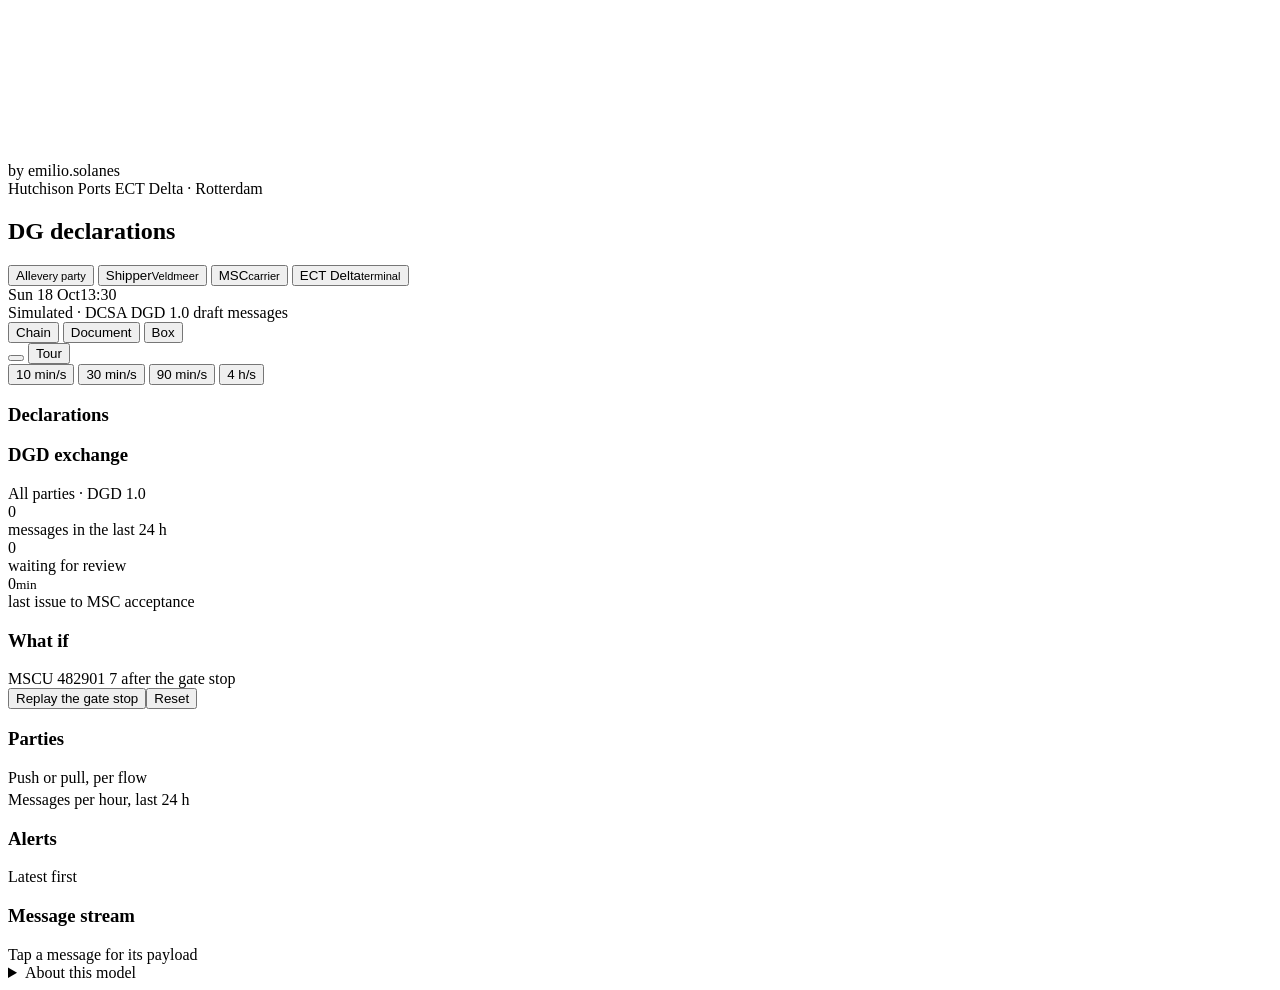
<file: src/template.html>
<!DOCTYPE html>
<html lang="en">
<head>
<meta charset="utf-8">
<meta name="viewport" content="width=device-width, initial-scale=1, viewport-fit=cover">
<title>DG declarations · ECT Delta</title>
<meta name="author" content="Emilio Solanes">
<meta name="description" content="Simulation of Dangerous Goods Declarations for six containers on MSC Gülsün at Hutchison Ports ECT Delta, Rotterdam, exchanged between shipper, forwarder, carrier, terminal and harbour master as DCSA DGD 1.0 draft messages.">
<link rel="preconnect" href="https://fonts.googleapis.com">
<link rel="preconnect" href="https://fonts.gstatic.com" crossorigin>
<link rel="stylesheet" href="https://fonts.googleapis.com/css2?family=Big+Shoulders+Display:wght@600;700&family=IBM+Plex+Mono:wght@400;500;600&family=Instrument+Sans:wght@400;500;600&display=swap">
<style>
/*STYLES*/
</style>
</head>
<body>
<div id="app">
  <section id="stage" aria-label="Declaration chain">
    <svg id="wires" aria-hidden="true"></svg>
    <div id="desks"></div>
    <div id="doc" class="view-pane" hidden></div>
    <div id="boxv" class="view-pane" hidden></div>
    <div id="credit">by emilio.solanes</div>

    <div id="brand" class="hud">
      <div class="eyebrow">Hutchison Ports ECT Delta · Rotterdam</div>
      <h1>DG declarations</h1>
      <div id="lens" role="group" aria-label="Whose copy you see">
        <button type="button" data-lens="ALL" aria-pressed="true">All<small>every party</small></button>
        <button type="button" data-lens="SHP" aria-pressed="false">Shipper<small id="lens-shp">Veldmeer</small></button>
        <button type="button" data-lens="MSC" aria-pressed="false">MSC<small>carrier</small></button>
        <button type="button" data-lens="ECT" aria-pressed="false">ECT Delta<small>terminal</small></button>
      </div>
      <div id="clock"><span class="d" id="clock-d">Sun 18 Oct</span><span class="t" id="clock-t">13:30</span></div>
      <div class="tag"><i></i>Simulated · DCSA DGD 1.0 draft messages</div>
    </div>

    <div id="guide" class="guide" hidden role="region" aria-label="Guided tour" aria-live="polite">
      <div class="g-top"><span class="g-n" id="guide-n">1 / 11</span><button type="button" class="g-skip" id="guide-skip">Skip tour</button></div>
      <p id="guide-text"></p>
      <div class="g-acts"><button type="button" class="g-btn" id="guide-back">Back</button><button type="button" class="g-btn primary" id="guide-next">Next</button></div>
    </div>

    <div id="views" class="hud" role="group" aria-label="Stage view">
      <button type="button" data-view="chain" aria-pressed="true">Chain</button>
      <button type="button" data-view="doc" aria-pressed="false">Document</button>
      <button type="button" data-view="box" aria-pressed="false">Box</button>
    </div>
  </section>

  <div id="card" class="hud" hidden aria-live="polite"></div>

  <section id="bottom" aria-label="Timeline">
    <div class="panel">
      <div class="controls">
        <button id="play" type="button" aria-label="Pause"></button>
        <button id="tour" class="btn" type="button">Tour</button>
        <div class="speed" role="group" aria-label="Simulation speed">
          <button type="button" data-speed="10" aria-pressed="true">10 min/s</button>
          <button type="button" data-speed="30" aria-pressed="false">30 min/s</button>
          <button type="button" data-speed="90" aria-pressed="false">90 min/s</button>
          <button type="button" data-speed="240" aria-pressed="false">4 h/s</button>
        </div>
        <div class="moments" id="moments" aria-label="Key moments"></div>
      </div>
      <div class="gantt" id="gantt"></div>
      <div class="legend" id="g-legend" style="margin-top:8px"></div>
    </div>
  </section>

  <aside id="side" aria-label="Live panels">
    <div class="panel" id="p-decl">
      <header><h3>Declarations</h3><span class="meta" id="d-meta"></span></header>
      <div class="vlist" id="dlist"></div>
    </div>

    <div class="panel" id="p-ex">
      <header><h3>DGD exchange</h3><span class="meta" id="x-meta">All parties · DGD 1.0</span></header>
      <div class="stats">
        <div class="stat"><div class="v" id="x-sent">0</div><div class="k">messages in the last 24 h</div></div>
        <div class="stat"><div class="v" id="x-open">0</div><div class="k" id="x-open-k">waiting for review</div></div>
        <div class="stat"><div class="v" id="x-acc">0<small>min</small></div><div class="k" id="x-acc-k">last issue to MSC acceptance</div></div>
      </div>
      <div class="erpa-bar" id="x-bar"></div>
      <div class="legend" id="x-legend"></div>
      <div class="outcomes" id="x-out"></div>
    </div>

    <div class="panel" id="p-what">
      <header><h3>What if</h3><span class="meta">MSCU 482901 7 after the gate stop</span></header>
      <div class="wrows" id="wi-rows"></div>
      <div class="wres" id="wi-res"></div>
      <div class="wtrace mono" id="wi-trace"></div>
      <div class="wacts"><button class="btn" type="button" id="wi-replay">Replay the gate stop</button><button class="btn" type="button" id="wi-reset">Reset</button></div>
    </div>

    <div class="panel" id="p-parties">
      <header><h3>Parties</h3><span class="meta">Push or pull, per flow</span></header>
      <div class="plist" id="plist"></div>
      <div class="spark" id="x-spark" aria-label="Messages per hour, last 24 hours"></div>
      <div class="legend" style="margin-top:4px"><span>Messages per hour, last 24 h</span></div>
    </div>

    <div class="panel" id="p-alerts">
      <header><h3>Alerts</h3><span class="meta" id="a-meta">Latest first</span></header>
      <div class="alerts" id="alerts"></div>
    </div>

    <div class="panel" id="p-feed">
      <header><h3>Message stream</h3><span class="meta">Tap a message for its payload</span></header>
      <div class="feed" id="feed"></div>
    </div>

    <div class="panel">
      <details class="about" id="about">
        <summary>About this model</summary>
        <p>Personal project by emilio.solanes. Simulated data. Not affiliated with or endorsed by the companies shown.</p>
        <p>Six export containers for MSC Gülsün at Hutchison Ports ECT Delta, Rotterdam, from Thursday 15 to Tuesday 20 October 2026. Every declaration, request and feedback item is exchanged as a DCSA Dangerous Goods Declaration (DGD) 1.0 message. DGD 1.0 is still in development; this model follows the alpha snapshot of 6 November 2026.</p>
        <ul>
          <li><b>Real:</b> MSC Gülsün, MSC and Hutchison Ports ECT Delta; UN numbers, proper shipping names, IMDG classes and EmS codes; the DGD 1.0 endpoints, resource names and vocabularies (declaration status DRAFT, FINAL, WITHDRAWN; review status PENDING, ACCEPTED, REJECTED; severity ERROR, WARN, INFO; RFC 6901 property paths).</li>
          <li><b>Computed, not scripted:</b> shipper issue times and the gate stop are inputs. Everything else follows from rules: Haventrek relays in 2 min; MSC checks a revision in 20 min and reports an accepted FINAL revision to the Harbour Master 3 min later; a new UN number is a reclassification, so r3 goes to MSC's DG desk, which re-checks stowage and segregation (45 min by default); ECT Delta pulls <span class="mono">GET /dgds</span> per booking with <span class="mono">issuedDateTimeMin</span> set 10 min before its previous poll, so a revision still being relayed is never missed, and drops the repeats this creates by reference and revision; shippers pull feedback the same way with a 5 min overlap and drop repeats by feedback ID; ECT Delta checks a FINAL revision 8 min after pulling it; the gate releases a held box 12 min after both ECT Delta has accepted the correction and MSC has re-approved the booking. The What if panel changes the polling intervals, the correction time and the re-approval time and recalculates whether the box makes the cut-off.</li>
          <li><b>Assumed:</b> a DG cut-off at ECT Delta on Sunday 18:00; the rule timings above; a gate check that reads hazard placards; all times, volumes and weights; a weekly service, so a rolled box waits 7 days.</li>
          <li><b>Party views:</b> Shipper, MSC and ECT Delta show only what that party has received or sent by the clock time. The physical lane under the chain is the world as it is, not any party's knowledge. All is the ops floor view across every party.</li>
          <li><b>Fictional:</b> Veldmeer Chemicals, Oostkade Coatings, Kadeveld Energy, Zeelwijk Process, Akkerzand Agro, Haventrek Logistics and their Singapore consignees; all booking, request and declaration references, seal numbers and the voyage number. Emergency contacts use the reserved .example domain. Container numbers carry valid check digits and are made up.</li>
          <li><b>Not modelled:</b> stowage and segregation planning; the Document Exchange transfer of referenced documents; registration, authorization and security; non-API exchange (UC9); MSC Gülsün's own port call, which video 1 covers.</li>
          <li><b>Known simplifications:</b> the Harbour Master receives a direct push, as in a port without a community system, while in Rotterdam dangerous goods on board are reported through Portbase's Notification Dangerous Goods service; MSC's re-approval reaches the gate outside DGD (an updated load list) and is not drawn as a message; a misdeclared UN number can also bring a fee or a refusal by the terminal, which is not modelled; routine checks take a fixed 20 min; today most of this exchange runs on email, PDFs, portals and EDI, and this model shows how it would run on DGD 1.0.</li>
          <li><b>Payloads:</b> bodies carry the fields this story uses plus those the DGD 1.0 conformance content checks ask for (parties, seals, certificates, emergency contact); other optional properties are left out. They validate against the alpha OpenAPI schema. Bodies follow the generated OpenAPI wrappers (<span class="mono">DGDeclarations</span>, <span class="mono">DGDFeedbacks</span>, <span class="mono">DGDRequests</span>). DGD defines no sending-party headers, so sender and receiver come from <span class="mono">submissionOriginator</span>, <span class="mono">forwardingEvents</span> and the feedback <span class="mono">originatingParty</span>.</li>
          <li><b>Colours:</b> Requested purple, Declared blue, Feedback amber, Accepted green. Accepted is a feedback item whose review status is ACCEPTED; it never changes the declaration's own status, which only the shipper sets. Red marks an ERROR, a rejection or a held box.</li>
        </ul>
        <p>Sources: DCSA DGD 1.0.0 alpha package (use cases, information model guide, technical appendix, examples, OpenAPI). <a href="https://support.portbase.com/en/services/notification-dangerous-goods" target="_blank" rel="noopener">Portbase Notification Dangerous Goods</a>, <a href="https://english.ilent.nl/topics/port-state-control/mandatory-ship-notifications" target="_blank" rel="noopener">ILT mandatory ship notifications</a>, <a href="https://en.wikipedia.org/wiki/G%C3%BCls%C3%BCn-class_container_ship" target="_blank" rel="noopener">MSC Gülsün</a>, <a href="https://www.ect.nl/en/terminals/hutchison-ports-ect-delta" target="_blank" rel="noopener">Hutchison Ports ECT Delta</a>.</p>
        <p>Code: MIT license.</p>
      </details>
    </div>
  </aside>
</div>

<div id="json" hidden role="dialog" aria-modal="false" aria-labelledby="json-title">
  <header>
    <h3 id="json-title">Message</h3>
    <div style="display:flex;gap:6px"><button class="btn" type="button" id="json-copy">Copy</button><button class="btn" type="button" id="json-close" aria-label="Close">Close</button></div>
    <div class="sub" id="json-sub"></div>
  </header>
  <div class="meta" id="json-meta"></div>
  <div class="req" id="json-req"></div>
  <pre id="json-pre"></pre>
</div>

<script>
/*APP*/
</script>
</body>
</html>
</file>
